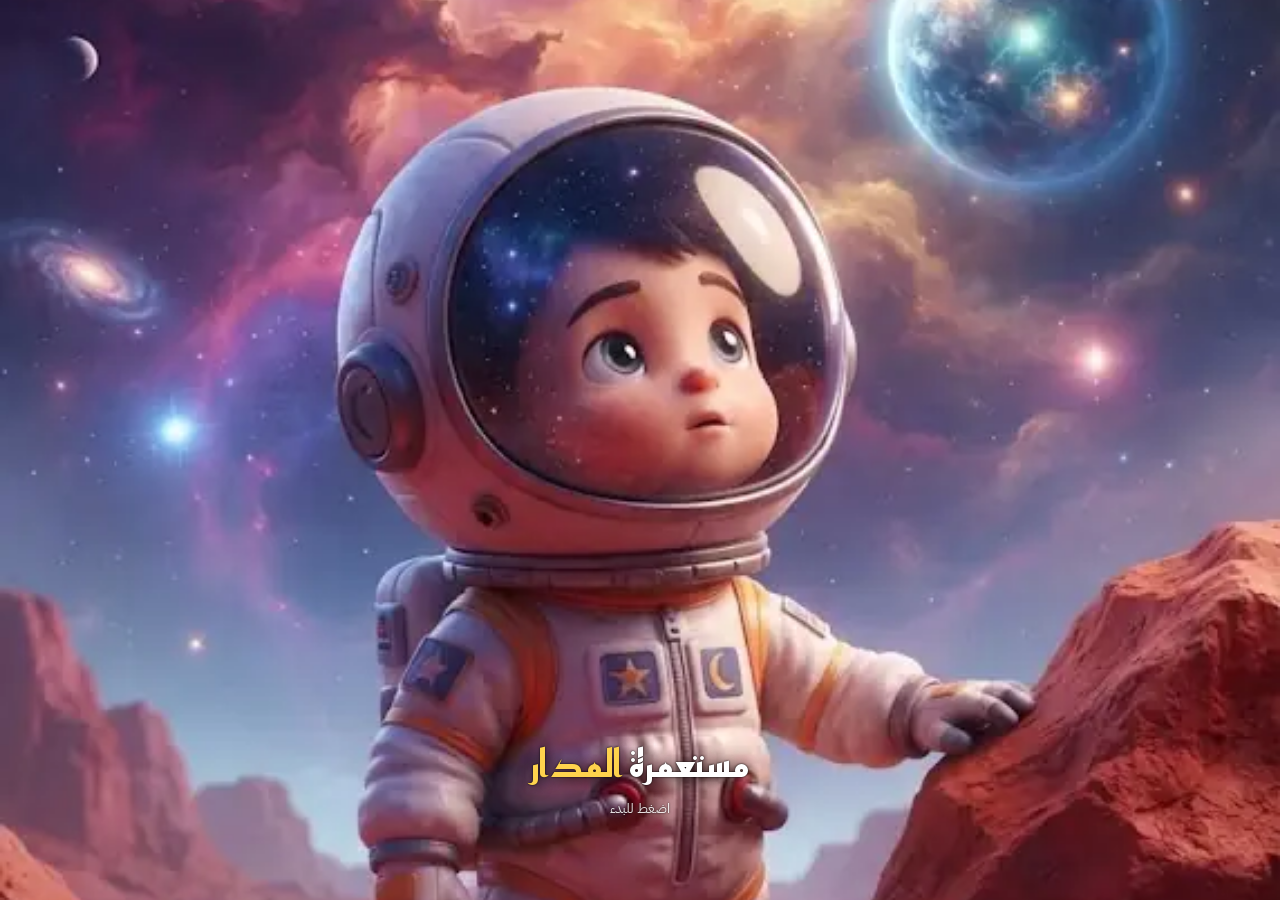
<file: index.html>
<!doctype html>
<html lang="ar" dir="rtl"><head><meta charset="utf-8"><meta name="viewport" content="width=device-width,initial-scale=1">
<meta http-equiv="refresh" content="0;url=game/"><title>مستعمرة المدار</title>
<script>location.replace("game/"+location.hash)</script></head>
<body style="background:#0b1618;color:#e8f1ee;font-family:system-ui;text-align:center;padding-top:40vh"><a href="game/" style="color:#f2b84b">افتح مستعمرة المدار</a></body></html>
</file>
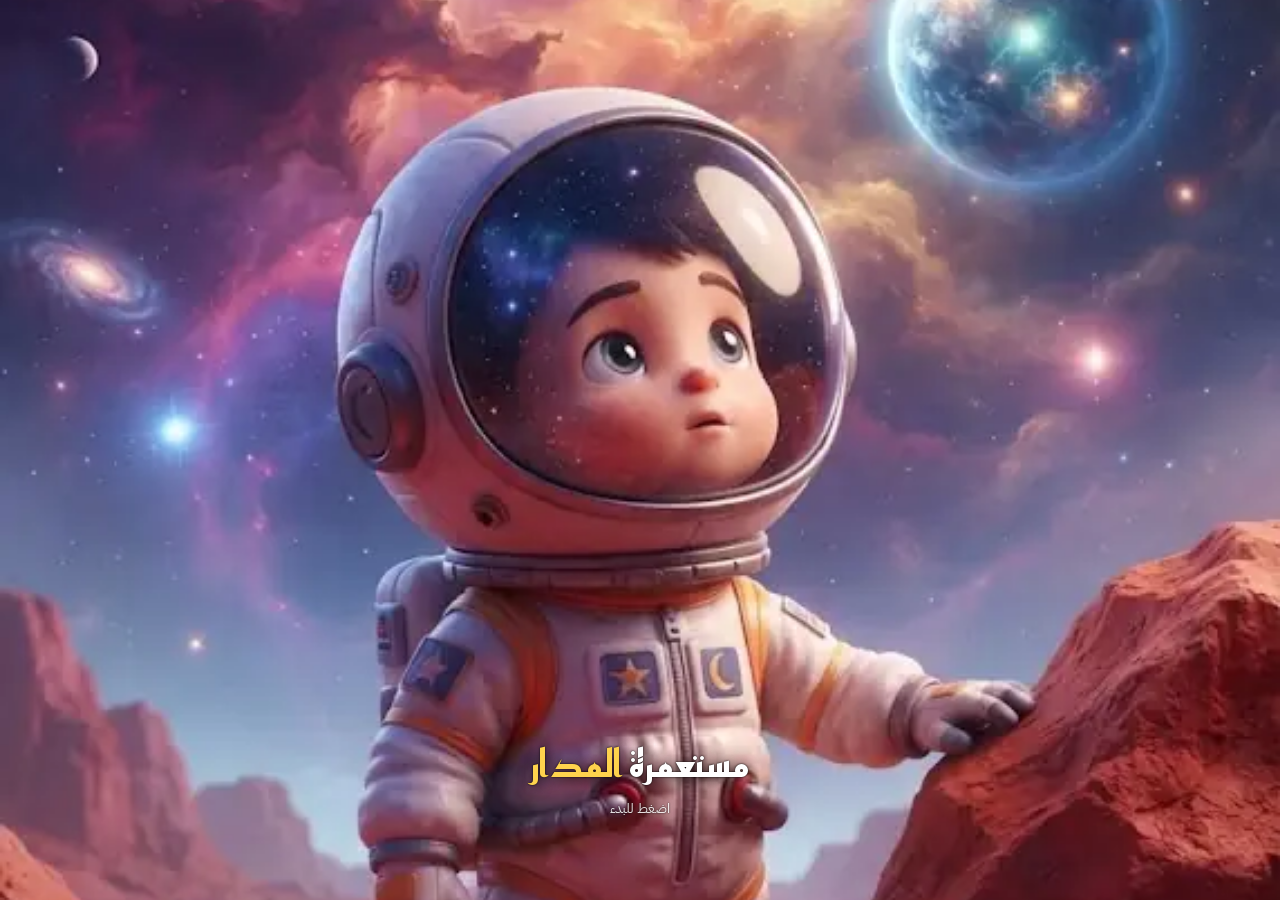
<file: game/index.html>
<!doctype html>
<html lang="ar" dir="rtl">
<head>
<meta charset="utf-8">
<meta name="viewport" content="width=device-width,initial-scale=1,viewport-fit=cover">
<meta name="theme-color" content="#070b16">
<meta name="mobile-web-app-capable" content="yes">
<meta name="apple-mobile-web-app-capable" content="yes">
<meta name="apple-mobile-web-app-status-bar-style" content="black-translucent">
<meta name="apple-mobile-web-app-title" content="مستعمرة المدار">
<link rel="icon" href="../icon-192.png">
<link rel="apple-touch-icon" href="../icon-192.png">
<link rel="manifest" href="manifest.json">
<script>if('serviceWorker' in navigator)addEventListener('load',()=>navigator.serviceWorker.register('sw.js').catch(()=>{}));</script>
<title>مستعمرة المدار</title>
<link rel="preload" href="fonts/ibm-plex-sans-arabic-arabic-400.woff2" as="font" type="font/woff2" crossorigin>
<link rel="preload" href="fonts/reem-kufi-arabic-700.woff2" as="font" type="font/woff2" crossorigin>
<link rel="stylesheet" href="style.css?v=399b08e8">
</head>
<body style="padding-top:env(safe-area-inset-top,0px)">


<div class="wrap" dir="rtl" lang="ar">
  <section id="hub" class="inner">
    <div class="hubhead">
      <h1>مستعمرة <span>المدار</span></h1>
      <div class="pill" title="مجموع نجومك"><svg viewBox="0 0 100 100"><path d="M50 6c5 28 16 39 44 44-28 5-39 16-44 44-5-28-16-39-44-44 28-5 39-16 44-44z"/></svg><span id="totalStars">0</span></div>
      <button class="tog" id="sndBtn" type="button" aria-label="الأصوات">🔊</button>
      <button class="tog" id="langBtn" type="button" aria-label="English">EN</button>
      <button class="tog" id="musBtn" type="button" aria-label="الموسيقى">🎵</button>
      <button class="tog" id="vibBtn" type="button" aria-label="الاهتزاز">📳</button>
      <button class="tog" id="saveBtn" type="button" aria-label="حفظ التقدّم ونقله">💾</button>
    </div>
    <div class="rank" id="rank"></div>
    <div class="panel" id="pDaily" role="tabpanel" aria-labelledby="tDaily">
      <div class="daily" id="daily"></div>
      <div class="missions" id="missions"></div>
    </div>
    <div class="panel" id="pColony" role="tabpanel" aria-labelledby="tColony">
      <div id="colony"></div>
    </div>
    <div class="panel" id="pBadges" role="tabpanel" aria-labelledby="tBadges">
      <div class="achhead"><b>أوسمتك</b><span id="achCount"></span></div>
      <div class="achbar"><i id="achBar"></i></div>
      <div class="badges" id="badges"></div>
    </div>
  </section>

  <section id="play" class="inner" hidden>
    <div class="topbar">
      <button class="icon" id="back" type="button" aria-label="رجوع إلى المستعمرة"><svg viewBox="0 0 24 24" fill="none" stroke="currentColor" stroke-width="2" stroke-linecap="round" stroke-linejoin="round"><path d="M9 6l6 6-6 6"/></svg></button>
      <h2 id="gTitle">لعبة</h2>
      <span class="tag" id="dailyTag" hidden>تحدي اليوم</span>
      <button class="icon" id="pauseBtn" type="button" aria-label="إيقاف مؤقت"><svg viewBox="0 0 24 24" fill="currentColor"><rect x="6" y="5" width="4" height="14" rx="1.2"/><rect x="14" y="5" width="4" height="14" rx="1.2"/></svg></button>
      <button class="icon" id="helpBtn" type="button" aria-label="طريقة اللعب">?</button>
      <button class="icon" id="lvlBtn" type="button" aria-label="اختيار المستوى"><svg viewBox="0 0 24 24" fill="none" stroke="currentColor" stroke-width="2" stroke-linecap="round" stroke-linejoin="round"><rect x="4" y="4" width="6" height="6" rx="1"/><rect x="14" y="4" width="6" height="6" rx="1"/><rect x="4" y="14" width="6" height="6" rx="1"/><rect x="14" y="14" width="6" height="6" rx="1"/></svg></button>
    </div>
    <div class="stats" id="stats"></div>
    <div class="stage" id="stage"></div>
    <div class="controls" id="ctrl"></div>
    <p class="help" id="help"></p>
  </section>
</div>
<nav class="tabbar" id="tabbar" dir="rtl" lang="ar" role="tablist" aria-label="أقسام المستعمرة">
  <div class="tb">
    <button type="button" role="tab" id="tColony" data-tab="pColony" aria-controls="pColony">
      <svg viewBox="0 0 24 24" fill="none" stroke="currentColor" stroke-width="2" stroke-linecap="round" stroke-linejoin="round"><path d="M3 20h18"/><path d="M5 20v-5a7 7 0 0 1 14 0v5"/><path d="M12 8V4M10 4h4"/><path d="M9.5 20v-3h5v3"/></svg>
      <span>المستعمرة</span>
    </button>
    <button type="button" role="tab" id="tDaily" data-tab="pDaily" aria-controls="pDaily">
      <svg viewBox="0 0 24 24" fill="none" stroke="currentColor" stroke-width="2" stroke-linecap="round" stroke-linejoin="round"><path d="M12 3l7 3v6c0 4.5-3 7.5-7 9-4-1.5-7-4.5-7-9V6z"/><path d="M9 12l2 2 4-4"/></svg>
      <span>المعارك</span><i class="dot" id="dailyDot" hidden></i>
    </button>
    <button type="button" role="tab" id="tBadges" data-tab="pBadges" aria-controls="pBadges">
      <svg viewBox="0 0 24 24" fill="none" stroke="currentColor" stroke-width="2" stroke-linecap="round" stroke-linejoin="round"><circle cx="12" cy="9" r="6"/><path d="M8.5 13.9L7 22l5-3 5 3-1.5-8.1"/></svg>
      <span>الأوسمة</span>
    </button>
  </div>
</nav>
<div class="toast" id="toast" hidden></div>

<script src="js/i18n-en.js"></script>
<script src="js/i18n.js?v=4227459c"></script>
<script src="js/sfxdata.js?v=c5edc868"></script>
<script src="js/artdata.js?v=a7aa4088"></script>
<script src="js/artdata2.js?v=7f994ebc"></script>
<script src="js/artdata3.js?v=9d7c7eed"></script>
<script src="js/artdata4.js?v=96f14cef"></script>
<script src="js/artdata5.js?v=c27bc586"></script>
<script src="js/artdata6.js?v=4f88d5d4"></script>
<script src="js/core.js?v=15528bd3"></script>
<script src="js/balance.js?v=4d0d1558"></script>
<script src="js/three.min.js?v=572d9b10"></script>
<script src="js/astro3d.js?v=28aabc30"></script>
<script src="js/survive.js?v=198baa36"></script>
<script src="js/ship3d.js?v=26689c2f"></script>
<script src="js/pilot.js?v=e8bee681"></script>
<script src="js/colony.js?v=8370572f"></script>
<script src="js/colony2.js?v=77430dc7"></script>
<script src="js/colony3.js?v=92ec6440"></script>
<script src="js/colony4.js?v=edcb6e62"></script>
<script src="js/anim.js?v=5607a97d"></script>
<script src="js/terra.js?v=73baea1b"></script>
<script src="js/survival.js?v=516af3cf"></script>
<script src="js/meta.js?v=e3479dc3"></script>
<script src="js/explore.js?v=c0dcd83e"></script>
<script src="js/interior2.js?v=a5f58eb1"></script>
<script src="js/layout.js?v=774c0197"></script>
<script src="js/prestige.js?v=19875637"></script>
<script src="js/worldmap.js?v=cda90bfd"></script>
<script src="js/panorama.js?v=e38d8345"></script>
<script src="js/sfx.js?v=45a9003b"></script>
<script src="js/hub.js?v=1bbd0fd3"></script>
<script src="js/farmgame.js?v=62e04f32"></script>
<script src="js/world.js?v=fe480987"></script>
<script src="js/devices.js?v=2402be45"></script>
<script src="js/build.js?v=5d3ab826"></script>
<script src="js/wext.js?v=d5228c01"></script>

</body>
</html>
</file>
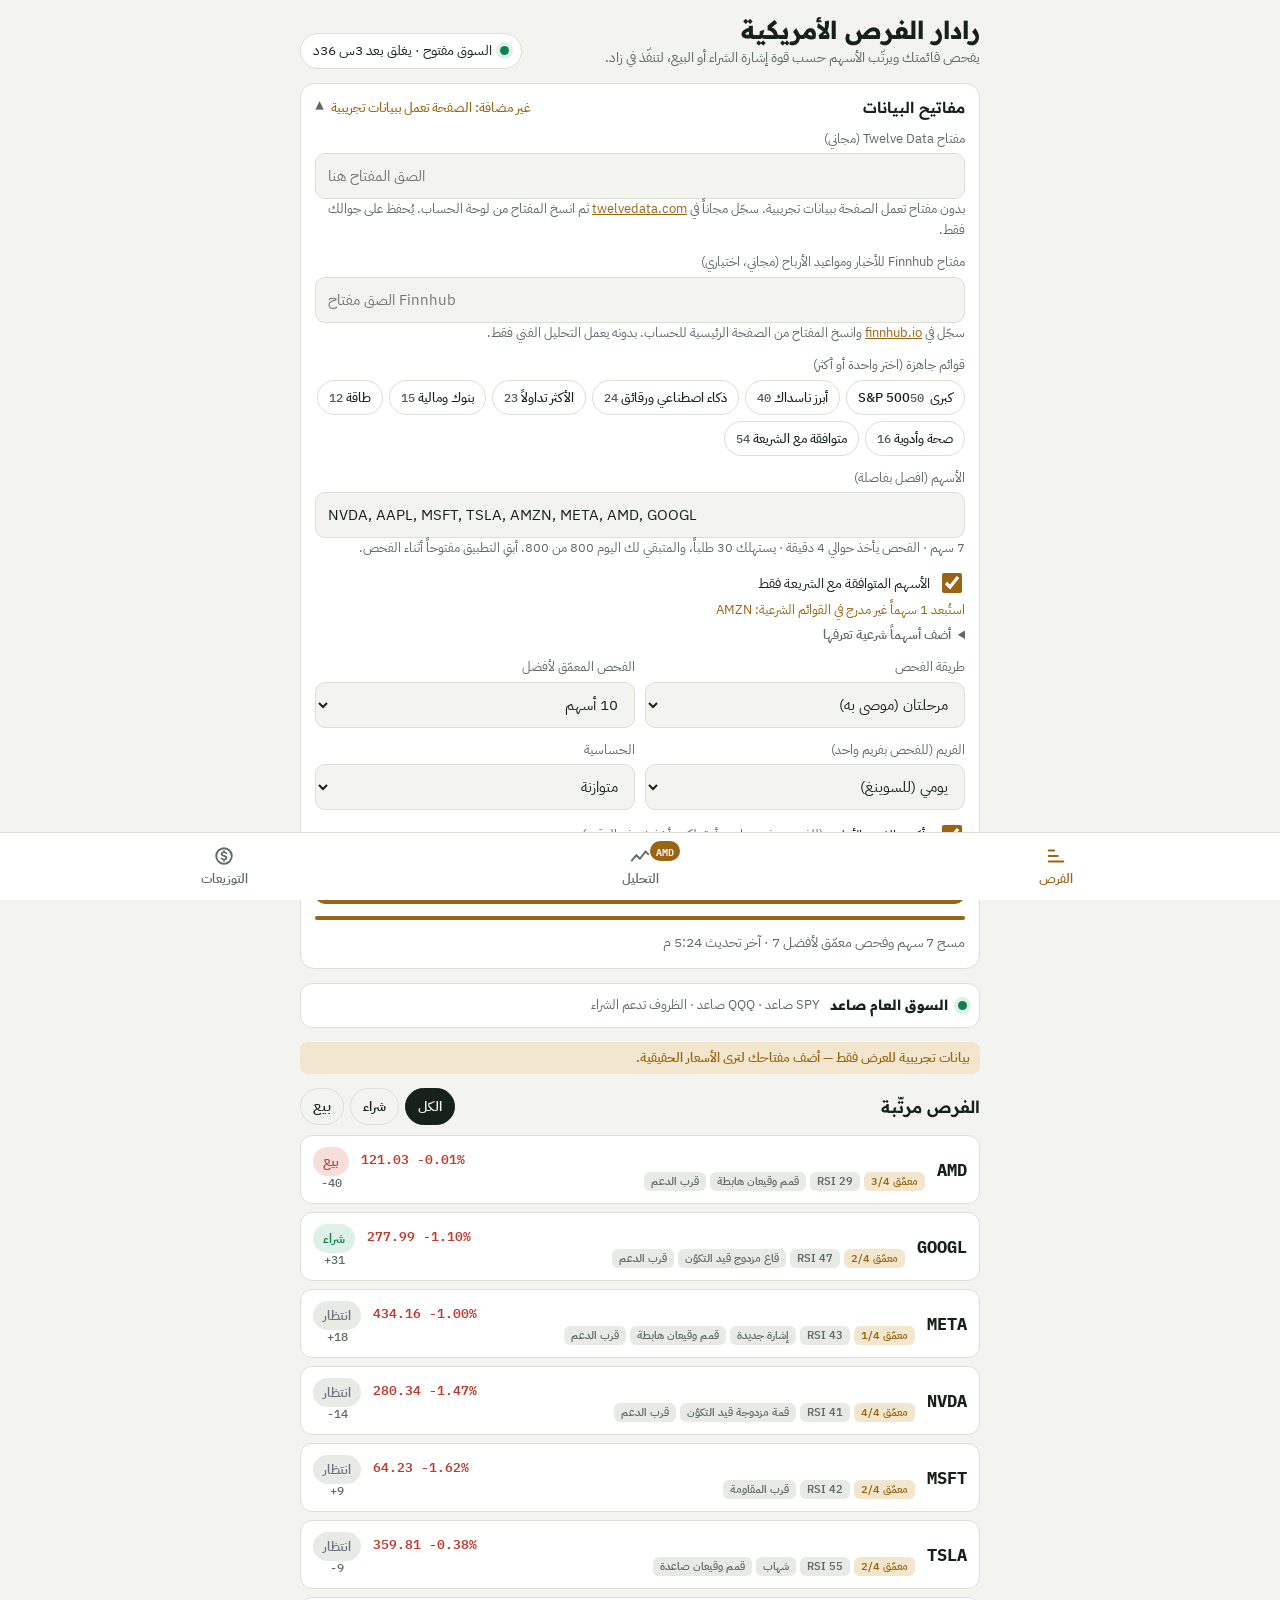
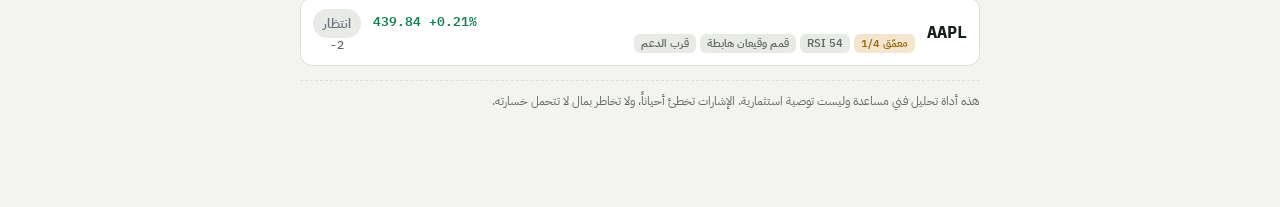
<file: radar/index.html>
<!doctype html>
<html lang="ar" dir="rtl">
<head>
<meta charset="utf-8">
<meta name="viewport" content="width=device-width,initial-scale=1,viewport-fit=cover">
<title>رادار الفرص الأمريكية</title>
<link rel="manifest" href="manifest.json">
<meta name="theme-color" content="#0F1512">
<link rel="icon" href="icon-192.png">
<link rel="apple-touch-icon" href="icon-192.png">
<link rel="preconnect" href="https://fonts.googleapis.com">
<link rel="stylesheet" href="https://fonts.googleapis.com/css2?family=Readex+Pro:wght@500;700&family=IBM+Plex+Sans+Arabic:wght@400;500;600&family=IBM+Plex+Mono:wght@500&display=swap">
<style>
/* Layout: one column for the phone — two pages (opportunities, analysis) with a bottom tab bar */
:root{
  --bg:#F3F4EF; --surface:#FFFFFF; --line:#DCDFD6; --ink:#17211C; --muted:#5E6A63;
  --accent:#9A6512; --accent-soft:#F3E6CF;
  --buy:#13804F; --buy-soft:#DDF1E6; --sell:#C0392B; --sell-soft:#F7DEDA; --wait:#6B7280; --wait-soft:#E8EAE6;
  --f-display:"Readex Pro","IBM Plex Sans Arabic",Tahoma,sans-serif;
  --f-body:"IBM Plex Sans Arabic",Tahoma,"Segoe UI",sans-serif;
  --f-num:"IBM Plex Mono",ui-monospace,Menlo,monospace;
  color-scheme:light;
}
@media (prefers-color-scheme:dark){:root:not([data-theme="light"]){
  --bg:#0F1512; --surface:#18201C; --line:#2A3530; --ink:#E7ECE8; --muted:#97A39C;
  --accent:#E0A54A; --accent-soft:#3A2D17;
  --buy:#3DC98A; --buy-soft:#123326; --sell:#F0705F; --sell-soft:#3A1D19; --wait:#A2AAA5; --wait-soft:#26302B;
  color-scheme:dark}}
:root[data-theme="dark"]{
  --bg:#0F1512; --surface:#18201C; --line:#2A3530; --ink:#E7ECE8; --muted:#97A39C;
  --accent:#E0A54A; --accent-soft:#3A2D17;
  --buy:#3DC98A; --buy-soft:#123326; --sell:#F0705F; --sell-soft:#3A1D19; --wait:#A2AAA5; --wait-soft:#26302B;
  color-scheme:dark}
*{box-sizing:border-box}
[hidden]{display:none!important}
html,body{margin:0}
body{background:var(--bg);color:var(--ink);font:15px/1.6 var(--f-body);
  padding-left:max(16px,env(safe-area-inset-left,0px));padding-right:max(16px,env(safe-area-inset-right,0px));
  padding-block:calc(env(safe-area-inset-top,0px) + 14px) calc(env(safe-area-inset-bottom,0px) + 96px)}
.wrap{max-width:680px;margin:0 auto;display:flex;flex-direction:column;gap:14px}
.num,.ltr{font-family:var(--f-num);direction:ltr;unicode-bidi:isolate;font-variant-numeric:tabular-nums}
h1{font:700 1.55rem/1.25 var(--f-display);margin:0;text-wrap:balance}
h2{font:600 1.05rem/1.3 var(--f-display);margin:0}
header{display:flex;justify-content:space-between;align-items:flex-end;gap:12px;flex-wrap:wrap}
header p{margin:2px 0 0;color:var(--muted);font-size:.85rem}
.clock{display:flex;align-items:center;gap:8px;font-size:.85rem;background:var(--surface);border:1px solid var(--line);border-radius:999px;padding:6px 12px}
.dot{width:9px;height:9px;border-radius:50%;background:var(--wait)}
.dot.open{background:var(--buy);box-shadow:0 0 0 4px var(--buy-soft)}
.panel{background:var(--surface);border:1px solid var(--line);border-radius:14px;padding:14px;display:flex;flex-direction:column;gap:12px}
label{font-size:.8rem;color:var(--muted);display:block;margin-bottom:4px}
input,select{width:100%;font:inherit;color:var(--ink);background:var(--bg);border:1px solid var(--line);border-radius:10px;padding:10px 12px}
input:focus-visible,select:focus-visible,button:focus-visible{outline:2px solid var(--accent);outline-offset:2px}
.row{display:grid;grid-template-columns:1fr 1fr;gap:10px}
.row > *{min-width:0}
button{font:600 .95rem var(--f-body);border:0;border-radius:10px;padding:11px 14px;cursor:pointer;color:var(--ink);background:var(--wait-soft)}
button.primary{background:var(--accent);color:#fff}
:root[data-theme="dark"] button.primary{color:#1A1208}
@media (prefers-color-scheme:dark){:root:not([data-theme="light"]) button.primary{color:#1A1208}}
button:disabled{opacity:.55;cursor:default}
.actions{display:flex;gap:8px;flex-wrap:wrap}
.actions button{flex:1 1 auto}
.note{font-size:.8rem;color:var(--muted);margin:0}
.note a{color:var(--accent)}
.status{font-size:.85rem;color:var(--muted);min-height:1.4em}
.bar{height:4px;border-radius:4px;background:var(--wait-soft);overflow:hidden}
.bar i{display:block;height:100%;width:0;background:var(--accent);transition:width .3s}
.demo-flag{background:var(--accent-soft);color:var(--accent);font-size:.8rem;font-weight:600;padding:6px 10px;border-radius:8px}
.tabs{display:flex;gap:6px;flex-wrap:wrap}
.tabs button{padding:7px 12px;font-size:.85rem;border-radius:999px;background:transparent;border:1px solid var(--line)}
.tabs button[aria-pressed="true"]{background:var(--ink);color:var(--bg);border-color:var(--ink)}
.list{display:flex;flex-direction:column;gap:8px}
.item{display:grid;grid-template-columns:auto 1fr auto;align-items:center;gap:12px;background:var(--surface);border:1px solid var(--line);border-radius:12px;padding:12px;cursor:pointer;text-align:start;width:100%}
.item:hover{border-color:var(--accent)}
.sym{font:700 1.05rem var(--f-num);direction:ltr}
.meta{min-width:0;display:flex;flex-direction:column;gap:2px;font-size:.8rem;color:var(--muted)}
.meta b{color:var(--ink);font-weight:600}
.pill{font-size:.8rem;font-weight:600;padding:5px 10px;border-radius:999px;white-space:nowrap}
.p-buy{background:var(--buy-soft);color:var(--buy)}
.p-sell{background:var(--sell-soft);color:var(--sell)}
.p-wait{background:var(--wait-soft);color:var(--wait)}
.score{display:block;text-align:center;font:500 .75rem var(--f-num);margin-top:3px;color:var(--muted)}
.chips{display:flex;gap:4px;flex-wrap:wrap}
.chip{font-size:.7rem;padding:1px 7px;border-radius:6px;background:var(--wait-soft);color:var(--muted)}
.empty{color:var(--muted);text-align:center;padding:22px 8px;font-size:.9rem}
/* detail */
.detail-head{display:flex;justify-content:space-between;align-items:flex-start;gap:10px;flex-wrap:wrap}
.price{font:700 1.5rem var(--f-num);direction:ltr}
.levels{display:grid;grid-template-columns:repeat(3,1fr);gap:8px}
.lv{background:var(--bg);border-radius:10px;padding:8px 10px;min-width:0}
.lv span{display:block;font-size:.72rem;color:var(--muted)}
.lv b{font:600 1rem var(--f-num);direction:ltr;display:block}
.reasons{margin:0;padding-inline-start:18px;font-size:.88rem;display:flex;flex-direction:column;gap:3px}
.warn{font-size:.78rem;color:var(--muted);border-top:1px dashed var(--line);padding-top:10px;margin:0}
details summary{cursor:pointer;font-weight:600;font-size:.9rem}
.sec{display:flex;flex-direction:column;gap:8px;border-top:1px solid var(--line);padding-top:12px}
.pats{display:flex;gap:6px;flex-wrap:wrap}
.pat{font-size:.82rem;font-weight:600;padding:5px 10px;border-radius:8px}
.news{list-style:none;margin:0;padding:0;display:flex;flex-direction:column;gap:8px}
.news li{display:grid;grid-template-columns:8px 1fr;gap:10px;align-items:start}
.news li > div{min-width:0}
.news i{width:8px;height:8px;border-radius:50%;margin-top:7px;background:var(--wait)}
.news a{color:var(--ink);text-decoration:none;font-size:.88rem;line-height:1.45;direction:ltr;text-align:left;display:block;overflow-wrap:anywhere}
.news a:hover{text-decoration:underline}
.news a.ar{direction:rtl;text-align:right;font-size:.92rem}
.news small.en{color:var(--muted);font-size:.72rem;direction:ltr;text-align:left;overflow-wrap:anywhere}
.news small{color:var(--muted);font-size:.72rem;display:block;direction:ltr;text-align:left}
.alert{background:var(--accent-soft);color:var(--accent);font-size:.82rem;font-weight:600;padding:8px 10px;border-radius:8px}
.page{display:flex;flex-direction:column;gap:14px}
.keys summary{cursor:pointer;display:flex;justify-content:space-between;align-items:center;gap:8px;flex-wrap:wrap;font:600 .95rem var(--f-display);list-style:none}
.keys summary::-webkit-details-marker{display:none}
.keys summary::after{content:'▾';color:var(--muted);transition:transform .2s}
.keys[open] summary::after{transform:rotate(180deg)}
.keys summary .note{font:500 .8rem var(--f-body);flex:1;text-align:end}
.keys-body{display:flex;flex-direction:column;gap:12px;margin-top:12px}
.halal-box{display:flex;flex-direction:column;gap:4px}
.halal-box details summary{cursor:pointer}
.presets{display:flex;gap:6px;flex-wrap:wrap}
.presets button{padding:7px 11px;font-size:.82rem;border-radius:999px;background:transparent;border:1px solid var(--line);font-weight:500}
.presets button[aria-pressed="true"]{background:var(--accent-soft);border-color:var(--accent);color:var(--accent);font-weight:600}
.presets button small{font:500 .72rem var(--f-num);opacity:.75;margin-inline-start:3px}
.tfs{display:grid;grid-template-columns:repeat(4,1fr);gap:6px}
.tf{background:var(--bg);border-radius:10px;padding:8px 6px;text-align:center;min-width:0}
.tf span{display:block;font-size:.72rem;color:var(--muted)}
.tf b{display:block;font-size:.85rem}
.tag-deep{background:var(--accent-soft);color:var(--accent)}
.harm{display:flex;flex-direction:column;gap:8px;background:var(--bg);border-radius:12px;padding:10px}
.harm-h{display:flex;align-items:center;justify-content:space-between;gap:8px;flex-wrap:wrap}
.harm-h b{font:600 .95rem var(--f-display)}
.harm-pts{display:grid;grid-template-columns:repeat(5,minmax(0,1fr));gap:4px;direction:ltr}
.harm-pts div{text-align:center;background:var(--surface);border-radius:8px;padding:4px 2px;min-width:0}
.harm-pts span{display:block;font:700 .72rem var(--f-num);color:var(--accent)}
.harm-pts b{display:block;font:500 .78rem var(--f-num);overflow:hidden;text-overflow:ellipsis}
.harm .lv{background:var(--surface)}
.harm-svg{display:block;width:100%;height:auto;background:var(--surface);border-radius:8px;direction:ltr}
.harm-svg text{font:500 9px var(--f-num)}
.check{display:flex;align-items:center;gap:8px;font-size:.9rem;color:var(--ink);margin:0;flex-wrap:wrap}
.check input{width:20px;height:20px;accent-color:var(--accent)}
.check .note{display:inline}
.mkt{display:flex;align-items:center;gap:10px;flex-wrap:wrap;background:var(--surface);border:1px solid var(--line);border-radius:12px;padding:10px 12px;font-size:.88rem}
.mkt b{font-family:var(--f-display)}
.bt{display:grid;grid-template-columns:1fr 1fr;gap:8px}
.bt > div{background:var(--bg);border-radius:10px;padding:10px;min-width:0}
.bt h3{margin:0 0 4px;font:600 .85rem var(--f-display)}
.bt .rate{font:700 1.3rem var(--f-num);direction:ltr;display:block;text-align:right}
.bt small{color:var(--muted);font-size:.75rem;display:block}
.picker{display:grid;grid-template-columns:auto 1fr auto;gap:8px}
.picker select{font:600 1rem var(--f-num);direction:ltr;text-align:center}
.picker button{min-width:46px;font-size:1.1rem}
.div-go{display:flex;align-items:flex-end}
.div-go button{width:100%}
.dv{display:grid;grid-template-columns:minmax(0,1fr) auto auto;align-items:center;gap:12px;background:var(--surface);border:1px solid var(--line);border-radius:12px;padding:12px;text-align:start;width:100%}
button.dv{cursor:pointer}
button.dv:hover{border-color:var(--accent)}
.dv .who{min-width:0;display:flex;flex-direction:column;gap:1px}
.dv .who small{color:var(--muted);font-size:.75rem;white-space:nowrap;overflow:hidden;text-overflow:ellipsis;direction:ltr;text-align:right}
.dv .yld{text-align:center}
.dv .yld b{display:block;font:700 1.15rem var(--f-num);color:var(--buy);direction:ltr}
.dv .yld small,.dv .when small{display:block;color:var(--muted);font-size:.72rem}
.dv .when{text-align:center;min-width:5.5rem}
.dv .when b{display:block;font:600 .88rem var(--f-body);font-variant-numeric:tabular-nums;white-space:nowrap}
.tag{display:inline-block;font-size:.68rem;font-weight:600;padding:0 6px;border-radius:6px;margin-top:2px}
.tag.ok{background:var(--buy-soft);color:var(--buy)}
.tag.est{background:var(--wait-soft);color:var(--muted)}
.tag.soon{background:var(--accent-soft);color:var(--accent)}
.tabbar{position:fixed;inset:auto 0 0;z-index:20;display:grid;grid-template-columns:1fr 1fr 1fr;background:var(--surface);border-top:1px solid var(--line);
  padding:6px max(16px,env(safe-area-inset-right,0px)) calc(6px + env(safe-area-inset-bottom,0px)) max(16px,env(safe-area-inset-left,0px))}
.tabbar button{background:transparent;display:flex;flex-direction:column;align-items:center;gap:2px;font-size:.8rem;color:var(--muted);padding:6px;position:relative}
.tabbar svg{width:22px;height:22px}
.tabbar button[aria-current="page"]{color:var(--accent)}
.badge{position:absolute;top:2px;inset-inline-start:calc(50% + 10px);font:600 .65rem var(--f-num);background:var(--accent);color:var(--surface);border-radius:999px;padding:1px 6px;direction:ltr}
@media (max-width:420px){.levels{grid-template-columns:1fr 1fr 1fr}.lv b{font-size:.9rem}}
@media (prefers-reduced-motion:reduce){*{transition:none!important}}
</style>
</head>
<body>
<div class="wrap">
  <header>
    <div>
      <h1>رادار الفرص الأمريكية</h1>
      <p>يفحص قائمتك ويرتّب الأسهم حسب قوة إشارة الشراء أو البيع، لتنفّذ في زاد.</p>
    </div>
    <div class="clock" id="clock"><span class="dot" id="mDot"></span><span id="mText">…</span></div>
  </header>

  <main id="pg-scan" class="page">
  <section class="panel" aria-label="الإعدادات">
    <details class="keys" id="keysBox">
    <summary><span>مفاتيح البيانات</span><span class="note" id="keysSum"></span></summary>
    <div class="keys-body">
    <div>
      <label for="key">مفتاح Twelve Data (مجاني)</label>
      <input id="key" type="password" autocomplete="off" placeholder="الصق المفتاح هنا" dir="ltr">
      <p class="note">بدون مفتاح تعمل الصفحة ببيانات تجريبية. سجّل مجاناً في <a href="https://twelvedata.com/register" target="_blank" rel="noopener">twelvedata.com</a> ثم انسخ المفتاح من لوحة الحساب. يُحفظ على جوالك فقط.</p>
      <p class="note" id="keyOk" role="status"></p>
    </div>
    <div>
      <label for="nkey">مفتاح Finnhub للأخبار ومواعيد الأرباح (مجاني، اختياري)</label>
      <input id="nkey" type="password" autocomplete="off" placeholder="الصق مفتاح Finnhub" dir="ltr">
      <p class="note">سجّل في <a href="https://finnhub.io/register" target="_blank" rel="noopener">finnhub.io</a> وانسخ المفتاح من الصفحة الرئيسية للحساب. بدونه يعمل التحليل الفني فقط.</p>
      <p class="note" id="nkeyOk" role="status"></p>
    </div>
    </div>
    </details>
    <div>
      <label>قوائم جاهزة (اختر واحدة أو أكثر)</label>
      <div class="presets" id="presets"></div>
    </div>
    <div>
      <label for="syms">الأسهم (افصل بفاصلة)</label>
      <input id="syms" dir="ltr" value="NVDA, AAPL, MSFT, TSLA, AMZN, META, AMD, GOOGL">
      <p class="note" id="plan"></p>
    </div>
    <div class="halal-box">
      <label class="check" for="halal"><input type="checkbox" id="halal" checked> الأسهم المتوافقة مع الشريعة فقط</label>
      <p class="note" id="halalNote"></p>
      <details>
        <summary class="note">أضف أسهماً شرعية تعرفها</summary>
        <input id="halalExtra" dir="ltr" placeholder="مثال: ODFL, FAST" aria-label="أسهم شرعية إضافية" style="margin-top:6px">
        <p class="note">القائمة المدمجة تضم أكبر الأسهم في صندوقين شرعيين فقط. إن تحققت من سهم آخر (من زاد أو من جهة فتوى) فأضفه هنا ليدخل الفحص.</p>
      </details>
    </div>
    <div class="row">
      <div><label for="mode">طريقة الفحص</label>
        <select id="mode">
          <option value="two">مرحلتان (موصى به)</option>
          <option value="single">فريم واحد</option>
        </select></div>
      <div><label for="deepN">الفحص المعمّق لأفضل</label>
        <select id="deepN">
          <option value="5">5 أسهم</option>
          <option value="10" selected>10 أسهم</option>
          <option value="15">15 سهماً</option>
        </select></div>
    </div>
    <div class="row">
      <div><label for="intv">الفريم (للفحص بفريم واحد)</label>
        <select id="intv">
          <option value="1day">يومي (للسوينغ)</option>
          <option value="4h">4 ساعات</option>
          <option value="1h">ساعة</option>
          <option value="1week">أسبوعي</option>
        </select></div>
      <div><label for="style">الحساسية</label>
        <select id="style">
          <option value="normal">متوازنة</option>
          <option value="strict">صارمة (إشارات أقل وأقوى)</option>
          <option value="loose">مرنة (إشارات أكثر)</option>
        </select></div>
    </div>
    <label class="check" for="mtf"><input type="checkbox" id="mtf" checked> تأكيد بالفريم الأعلى <span class="note">(للفحص بفريم واحد؛ أدق لكن يأخذ ضعف الوقت)</span></label>
    <div class="actions">
      <button class="primary" id="scan">افحص الفرص</button>
      <button id="stop" hidden>إيقاف</button>
    </div>
    <div class="bar"><i id="prog"></i></div>
    <div class="status" id="status" role="status"></div>
  </section>

  <div class="mkt" id="mkt" hidden></div>
  <div class="demo-flag" id="demoFlag" hidden>بيانات تجريبية للعرض فقط — أضف مفتاحك لترى الأسعار الحقيقية.</div>

  <section aria-label="النتائج" style="display:flex;flex-direction:column;gap:10px">
    <div style="display:flex;justify-content:space-between;align-items:center;gap:8px;flex-wrap:wrap">
      <h2>الفرص مرتّبة</h2>
      <div class="tabs" role="group" aria-label="تصفية">
        <button data-f="all" aria-pressed="true">الكل</button>
        <button data-f="buy" aria-pressed="false">شراء</button>
        <button data-f="sell" aria-pressed="false">بيع</button>
      </div>
    </div>
    <div class="list" id="list"><div class="empty">اضغط «افحص الفرص» لبدء الفحص.</div></div>
  </section>
  </main>

  <main id="pg-detail" class="page" hidden>
  <div class="picker">
    <button type="button" id="prevSym" aria-label="السهم السابق">→</button>
    <select id="pick" aria-label="اختر السهم"></select>
    <button type="button" id="nextSym" aria-label="السهم التالي">←</button>
  </div>
  <div class="empty panel" id="noSel">لم تختر سهماً بعد. افحص الفرص في الصفحة الأولى ثم اضغط على أي سهم لترى تحليله هنا.</div>
  <section class="panel" id="detail" hidden aria-live="polite">
    <div class="detail-head">
      <div>
        <div class="sym" id="dSym"></div>
        <div class="price" id="dPrice"></div>
        <div class="note" id="dTime"></div>
      </div>
      <div style="text-align:center"><span class="pill" id="dPill"></span><span class="score" id="dScore"></span></div>
    </div>
    <div class="levels">
      <div class="lv"><span>دخول مقترح</span><b id="lEntry"></b></div>
      <div class="lv"><span>وقف خسارة</span><b id="lStop" style="color:var(--sell)"></b></div>
      <div class="lv"><span>هدف</span><b id="lTarget" style="color:var(--buy)"></b></div>
    </div>
    <div class="sec" id="tfSec" hidden>
      <h2>الفريمات</h2>
      <div class="tfs" id="dTfs"></div>
      <p class="note" id="tfNote"></p>
    </div>
    <div>
      <h2 style="margin-bottom:6px">لماذا هذه الإشارة؟</h2>
      <ul class="reasons" id="dReasons"></ul>
    </div>
    <div class="sec">
      <h2>حجم الصفقة</h2>
      <div class="row">
        <div><label for="cap">رأس المال ($)</label><input id="cap" type="number" inputmode="decimal" min="0" step="100" value="5000" dir="ltr"></div>
        <div><label for="risk">المخاطرة لكل صفقة (%)</label><input id="risk" type="number" inputmode="decimal" min="0.1" max="10" step="0.1" value="1" dir="ltr"></div>
      </div>
      <div class="levels">
        <div class="lv"><span>عدد الأسهم</span><b id="pQty"></b></div>
        <div class="lv"><span>قيمة الصفقة</span><b id="pVal"></b></div>
        <div class="lv"><span>خسارة عند الوقف</span><b id="pLoss" style="color:var(--sell)"></b></div>
      </div>
      <p class="note" id="pNote"></p>
    </div>
    <div class="sec">
      <h2>سجل إشارات هذا السهم</h2>
      <div class="bt" id="dBt"></div>
      <p class="note">تُختبر كل إشارة سابقة بنفس الوقف والهدف خلال 20 شمعة. الهدف ضعف مسافة الوقف، لذلك نسبة نجاح فوق 34% تعني ربحاً على المدى الطويل.</p>
    </div>
    <div class="sec">
      <h2>الأشكال الفنية</h2>
      <div class="pats" id="dPats"></div>
      <p class="note" id="dSR"></p>
      <div class="harm" id="dHarm" hidden></div>
    </div>
    <div class="sec">
      <h2>الأخبار (آخر 7 أيام)</h2>
      <div class="alert" id="dEarn" hidden></div>
      <p class="note" id="dNewsSum"></p>
      <ul class="news" id="dNews"></ul>
    </div>
    <p class="warn">الوقف = السعر − 1.5×ATR، والهدف = السعر + 3×ATR (عكسها في إشارة البيع). تأكد من السعر في زاد قبل وضع الأمر، واستخدم أمراً محدداً (Limit).</p>
  </section>

  <details class="panel">
    <summary>كيف تُحسب الإشارة؟</summary>
    <p class="note">لكل سهم تُجمع نقاط من −100 إلى +100: السعر فوق/تحت متوسط 50، تقاطع متوسط 20 مع 50، اتجاه MACD، مستوى RSI (تحت 30 تشبّع بيعي، فوق 70 تشبّع شرائي)، وظهور إشارة حديثة خلال آخر 3 شموع. +50 فأكثر = شراء قوي، +20 = شراء، −20 = بيع، −50 = بيع قوي، وما بينها انتظار.</p>
    <p class="note">الأشكال الفنية تضيف أو تخصم نقاطاً: الابتلاع ونجمة الصباح/المساء ±12، المطرقة والشهاب ±8، اختراق المقاومة أو كسر الدعم ±13 (±18 مع حجم مرتفع)، القاع أو القمة المزدوجة ±18 عند التأكيد، والقمم والقيعان الصاعدة أو الهابطة ±8. الدوجي يُعرض للتنبيه دون نقاط.</p>
    <p class="note">الأخبار تُقرأ من عناوين آخر 7 أيام وتُصنَّف بالكلمات المفتاحية، وأقصى أثر لها ±15 نقطة حتى لا تطغى على التحليل الفني. ويظهر تنبيه إذا كان إعلان الأرباح خلال 14 يوماً.</p>
    <p class="note">بعدها تُضبط النقاط بثلاثة فلاتر: اتجاه السوق العام من SPY وQQQ (حتى −15 للشراء في سوق هابط)، والفريم الأعلى (+8 إن وافق، −15 إن عاكس، ولا تُسمّى الإشارة «قوية» إلا إذا وافق)، وسجل الإشارات السابقة للسهم نفسه (±8 إن كان النجاح 55% فأكثر أو 34% فأقل).</p>
    <p class="note">في طريقة المرحلتين: يُمسح كل سهم في القائمة بالفريم اليومي (طلب واحد لكل سهم)، ثم يُفحص أفضلها بالساعة والأربع ساعات والأسبوعي (3 طلبات إضافية لكل سهم) مع الأخبار. اتفاق الفريمات يرفع التقييم، واختلافها يخفّضه.</p>
    <p class="note">الهارمونيك: يبني الرادار مسار القمم والقيعان (X وA وB وC) ثم يقيس نسب فيبوناتشي بينها ويطابقها مع أنماط جارتلي وبات والفراشة والكراب وAB=CD بهامش ±6%. عند وصول السعر إلى منطقة الانعكاس (D) يُضاف ±9، وإذا ارتد منها ±16، وإن كان يقترب منها فقط يُعرض للتنبيه دون نقاط.</p>
    <p class="note">فلتر الشريعة: يُبقي فقط الأسهم الموجودة ضمن أكبر ممتلكات صندوقين يتبعان مؤشرات شرعية: SPUS (مؤشر S&P 500 الشرعي، ممتلكات 22 أكتوبر 2026) وHLAL (مؤشر FTSE USA الشرعي، ممتلكات 31 أغسطس 2026)، إضافة إلى ما تضيفه أنت. المؤشران قد يختلفان في سهم واحد، فيظهر ذلك في صفحة التحليل. التوافق يتغيّر كل ربع سنة، وهذه ليست فتوى؛ تأكد من قائمة زاد الشرعية قبل الشراء.</p>
    <p class="note">الخطة المجانية تسمح بـ 8 طلبات في الدقيقة و800 يومياً، لذلك تُفحص قائمة طويلة على دفعات تلقائياً.</p>
  </details>
  </main>

  <main id="pg-div" class="page" hidden>
  <section class="panel" aria-label="التوزيعات">
    <div>
      <h2>الأسهم الموزّعة للأرباح</h2>
      <p class="note">تُجلب لأسهم القائمة في صفحة الفرص (أو القوائم الجاهزة التي اخترتها هناك). تحتاج مفتاح Finnhub، وتُحفظ النتائج يوماً كاملاً فلا تستهلك رصيداً عند فتحها مجدداً.</p>
    </div>
    <div class="row">
      <div><label for="divSort">الترتيب</label>
        <select id="divSort">
          <option value="yield">أعلى نسبة توزيع</option>
          <option value="next">أقرب موعد توزيع</option>
          <option value="name">اسم الشركة</option>
        </select></div>
      <div class="div-go"><button class="primary" id="divGo" type="button">اجلب التوزيعات</button></div>
    </div>
    <div class="bar"><i id="divProg"></i></div>
    <div class="status" id="divStatus" role="status"></div>
  </section>
  <div class="list" id="divList"><div class="empty">اضغط «اجلب التوزيعات» لعرض الأسهم التي توزع أرباحاً مع نسبة التوزيع وموعده.</div></div>
  <p class="note" id="purifyNote">أرباح الأسهم الشرعية قد تحتاج تطهيراً: نسبة صغيرة من دخل الشركة تأتي من مصادر غير مباحة (كفوائد الودائع)، فيُتصدَّق بما يقابلها من التوزيع. اعرف نسبة التطهير من زاد أو من جهة الفتوى.</p>
  <p class="note">«تاريخ الاستحقاق» هو آخر يوم لشراء السهم لتستحق التوزيع القادم (Ex-Date). «متوقع» يعني أن الشركة لم تعلن الموعد بعد، فقُدّر من مواعيدها السابقة. تأكد من الموعد في زاد قبل الشراء.</p>
  </main>

  <p class="warn">هذه أداة تحليل فني مساعدة وليست توصية استثمارية. الإشارات تخطئ أحياناً، ولا تخاطر بمال لا تتحمل خسارته.</p>
</div>
<nav class="tabbar" aria-label="الصفحات">
  <button type="button" data-pg="scan" aria-current="page"><svg viewBox="0 0 24 24" aria-hidden="true"><path d="M4 18h16M4 12h10M4 6h6" fill="none" stroke="currentColor" stroke-width="2" stroke-linecap="round"/></svg>الفرص</button>
  <button type="button" data-pg="detail"><svg viewBox="0 0 24 24" aria-hidden="true"><path d="M3 17l5-6 4 4 6-8 3 3" fill="none" stroke="currentColor" stroke-width="2" stroke-linecap="round" stroke-linejoin="round"/></svg>التحليل<span class="badge" id="selBadge" hidden></span></button>
  <button type="button" data-pg="div"><svg viewBox="0 0 24 24" aria-hidden="true"><circle cx="12" cy="12" r="8.5" fill="none" stroke="currentColor" stroke-width="2"/><path d="M14.6 9.2c-.5-.8-1.5-1.3-2.6-1.3-1.5 0-2.6.8-2.6 2s1.1 1.7 2.6 2 2.6.8 2.6 2-1.1 2-2.6 2c-1.1 0-2.1-.5-2.6-1.3M12 6.3v1.6M12 16.1v1.6" fill="none" stroke="currentColor" stroke-width="1.8" stroke-linecap="round"/></svg>التوزيعات</button>
</nav>

<script>
(function(){
const $=id=>document.getElementById(id);
var pageReady=false;
const store={get(k,d){try{const v=localStorage.getItem(k);return v==null?d:v}catch(e){return d}},set(k,v){try{localStorage.setItem(k,v);return true}catch(e){return false}}};

/* ---------- settings ---------- */
$('key').value=store.get('td_key','');
$('nkey').value=store.get('td_nkey','');
$('syms').value=store.get('td_syms',$('syms').value);
$('intv').value=store.get('td_intv','1day');
$('style').value=store.get('td_style','normal');
$('mtf').checked=store.get('td_mtf','1')==='1';
$('cap').value=store.get('td_cap','5000');$('risk').value=store.get('td_risk','1');
['cap','risk'].forEach(id=>$(id).addEventListener('input',()=>{store.set('td_'+id,$(id).value);sizeCalc();}));
// save the moment the value changes (paste, typing), not only when the field loses focus
function keyNote(id){const v=$(id).value.trim(),el=$(id+'Ok');if(!el)return;
  if(!v){el.textContent='';return;}
  const ok=store.get('td_'+id,'')===v;el.textContent=ok?'✓ محفوظ على هذا الجهاز':'تعذّر الحفظ: المتصفح يمنع التخزين (هل أنت في التصفح الخفي؟)';el.style.color=ok?'var(--buy)':'var(--sell)';}
['key','nkey','syms','intv','style'].forEach(id=>['input','change'].forEach(ev=>$(id).addEventListener(ev,()=>{store.set('td_'+id,$(id).value.trim());if(id==='key'||id==='nkey')keyNote(id);})));
keyNote('key');keyNote('nkey');
// keys stay folded away once saved; the box opens by itself only when the price key is missing
function keysSum(){const a=!!$('key').value.trim(),b=!!$('nkey').value.trim(),S=$('keysSum');
  S.textContent=a&&b?'✓ المفتاحان محفوظان':a?'✓ Twelve Data محفوظ · Finnhub غير مضاف':'غير مضافة: الصفحة تعمل ببيانات تجريبية';
  S.style.color=a?'var(--buy)':'var(--accent)';}
keysSum();$('keysBox').open=!$('key').value.trim();
['key','nkey'].forEach(id=>$(id).addEventListener('input',keysSum));
$('mode').value=store.get('td_mode','two');$('deepN').value=store.get('td_deepN','10');
['mode','deepN'].forEach(id=>$(id).addEventListener('change',()=>{store.set('td_'+id,$(id).value);planNote();}));

/* ---------- Shariah filter: holdings of two Shariah-index ETFs (largest positions only) ---------- */
// SPUS = S&P 500 Shariah index, top 25 holdings as of 22 Oct 2026
const SH_SP='NVDA AAPL MSFT GOOGL AVGO TSLA LLY MU AMD XOM JNJ ABBV CSCO PG MRK HD AMAT LRCX PANW TXN TMO CRWD IBM LIN GEV'.split(' ');
// HLAL = FTSE USA Shariah index, top 50 holdings (N-PORT, 31 Aug 2026)
const SH_FTSE='NVDA AAPL MSFT GOOGL AVGO META MU TSLA LLY AMD XOM JNJ CSCO INTC CVX LRCX MRK AMAT KO PG PANW GEV TXN SNDK KLAC CRM ABT MRVL GILD QCOM ADI T WELL PFE COP NOW UBER TJX WDC VRTX DELL DHR NEM ISRG ADBE GLW LIN STX MDT'.split(' ');
const SP_SET=new Set(SH_SP),FT_SET=new Set(SH_FTSE);
const normSym=s=>s==='GOOG'?'GOOGL':s;
const extraSet=()=>new Set($('halalExtra').value.toUpperCase().split(/[\s,،]+/).filter(Boolean));
function halalSrc(s){const k=normSym(s),a=SP_SET.has(k),b=FT_SET.has(k);
  if(a&&b)return'both';if(a)return'sp';if(b)return'ftse';if(extraSet().has(s))return'user';return null;}
function halalLabel(s){const h=halalSrc(s);
  return h==='both'?'شرعي حسب S&P وFTSE':h==='sp'?'شرعي حسب S&P فقط':h==='ftse'?'شرعي حسب FTSE فقط (S&P يستبعده)':h==='user'?'شرعي حسب قائمتك':'';}
$('halal').checked=store.get('td_halal','1')==='1';
$('halalExtra').value=store.get('td_halalExtra','');
function rawSyms(){return [...new Set($('syms').value.toUpperCase().split(/[\s,،]+/).filter(Boolean))];}
function halalNote(){
  const on=$('halal').checked,N=$('halalNote');$('purifyNote').hidden=!on;
  if(!on){N.textContent='';return;}
  const raw=rawSyms(),out=raw.filter(s=>!halalSrc(s));
  N.textContent=out.length?'استُبعد '+out.length+' سهماً غير مدرج في القوائم الشرعية: '+out.slice(0,14).join(', ')+(out.length>14?'…':''):'كل أسهم القائمة مدرجة في القوائم الشرعية.';
  N.style.color=out.length?'var(--accent)':'var(--buy)';}
$('halal').addEventListener('change',()=>{store.set('td_halal',$('halal').checked?'1':'0');planNote();});
$('halalExtra').addEventListener('input',()=>{store.set('td_halalExtra',$('halalExtra').value.trim());planNote();});

/* ---------- ready-made lists (hand-picked groups, not official index membership) ---------- */
const PRESETS=[
 ['كبرى S&P 500','AAPL MSFT NVDA AMZN GOOGL META BRK.B AVGO TSLA LLY JPM V UNH XOM MA COST HD PG JNJ WMT NFLX ABBV BAC CRM ORCL KO MRK CVX AMD PEP TMO ADBE LIN ACN MCD CSCO WFC ABT IBM GE PM DIS TXN QCOM INTU CAT NOW VZ AMGN ISRG'],
 ['أبرز ناسداك','AAPL MSFT NVDA AMZN GOOGL META AVGO TSLA COST NFLX AMD PEP ADBE CSCO TMUS QCOM INTU TXN AMGN ISRG BKNG HON AMAT CMCSA PANW ADP MU LRCX ADI KLAC SBUX MDLZ GILD REGN VRTX MELI CRWD ABNB PYPL MAR'],
 ['ذكاء اصطناعي ورقائق','NVDA AMD AVGO TSM INTC QCOM MU ARM ASML AMAT LRCX KLAC MRVL SMCI PLTR MSFT GOOGL META ORCL DELL ANET SNOW CRWD NOW'],
 ['الأكثر تداولاً','TSLA NVDA AAPL AMD AMZN PLTR SOFI F INTC BAC NIO RIVN MARA COIN HOOD AAL CCL T PFE SNAP UBER LCID RIOT'],
 ['بنوك ومالية','JPM BAC WFC C GS MS SCHW AXP V MA PYPL BLK COF USB PNC'],
 ['طاقة','XOM CVX COP SLB EOG OXY PSX MPC VLO HAL DVN KMI'],
 ['صحة وأدوية','LLY UNH JNJ ABBV MRK PFE TMO ABT AMGN ISRG GILD VRTX REGN BMY CVS MDT'],
 ['متوافقة مع الشريعة',[...new Set([...SH_SP,...SH_FTSE])].join(' ')],
];
let picked=new Set((store.get('td_presets','')||'').split('|').filter(Boolean));
function drawPresets(){const P=$('presets');P.innerHTML='';
  PRESETS.forEach(([name,list])=>{const b=document.createElement('button');b.type='button';b.setAttribute('aria-pressed',picked.has(name));
    b.textContent=name;const sm=document.createElement('small');sm.textContent=list.split(' ').length;b.appendChild(sm);
    b.onclick=()=>{picked.has(name)?picked.delete(name):picked.add(name);store.set('td_presets',[...picked].join('|'));
      if(picked.size){const u=new Set();PRESETS.forEach(([n,l])=>{if(picked.has(n))l.split(' ').forEach(s=>u.add(s));});$('syms').value=[...u].join(', ');store.set('td_syms',$('syms').value);}
      drawPresets();planNote();};
    P.appendChild(b);});}
drawPresets();

/* ---------- daily credit budget (Twelve Data free plan: 800/day, resets at 00:00 UTC) ---------- */
const DAY_CAP=800;
const usedKey=()=>'td_used_'+new Date().toISOString().slice(0,10);
const used=()=>parseInt(store.get(usedKey(),'0'),10)||0;
const addUsed=n=>store.set(usedKey(),String(used()+n));
function symList(){let l=rawSyms();if($('halal').checked)l=l.filter(s=>halalSrc(s));return l.slice(0,300);}
function planCalls(n){const two=$('mode').value==='two',deep=Math.min(+$('deepN').value,n);
  const htf=$('mtf').checked&&$('intv').value!=='1week';
  return two?2+n+deep*3:2+n*(htf?2:1);}
function planNote(){halalNote();if(pageReady&&page==='div')drawDiv();const n=symList().length;if(!n){$('plan').textContent=rawSyms().length?'لا يبقى أي سهم بعد فلتر الشريعة؛ اختر قائمة «متوافقة مع الشريعة» أو أضف أسهماً تعرفها.':'';$('plan').style.color='var(--sell)';return;}
  const calls=planCalls(n),mins=Math.max(1,Math.ceil(calls/8)),left=Math.max(0,DAY_CAP-used());
  $('plan').textContent=n+' سهم · الفحص يأخذ حوالي '+mins+' دقيقة · يستهلك '+calls+' طلباً، والمتبقي لك اليوم '+left+' من '+DAY_CAP+'.'+(calls>left?' الرصيد لا يكفي للقائمة كلها؛ سيُفحص ما يسمح به الرصيد.':'')+(mins>3?' أبقِ التطبيق مفتوحاً أثناء الفحص.':'');
  $('plan').style.color=calls>left?'var(--sell)':'var(--muted)';}
$('syms').addEventListener('input',()=>{if(picked.size){picked.clear();store.set('td_presets','');drawPresets();}planNote();});
['intv','mtf'].forEach(id=>$(id).addEventListener('change',planNote));
planNote();

/* ---------- market clock (NY session shown in local time) ---------- */
function nyParts(d){
  const f=new Intl.DateTimeFormat('en-US',{timeZone:'America/New_York',weekday:'short',hour:'2-digit',minute:'2-digit',hour12:false});
  const o={};f.formatToParts(d).forEach(p=>o[p.type]=p.value);
  return {wd:o.weekday,min:(+o.hour%24)*60+(+o.minute)};
}
function tick(){
  const now=new Date(),p=nyParts(now),wk=!['Sat','Sun'].includes(p.wd);
  const open=wk&&p.min>=570&&p.min<960;
  const localOpen=new Date(now.getTime()+(570-p.min)*60000);
  const t=localOpen.toLocaleTimeString('ar',{hour:'numeric',minute:'2-digit'});
  $('mDot').className='dot'+(open?' open':'');
  if(open){const left=960-p.min;$('mText').textContent='السوق مفتوح · يغلق بعد '+Math.floor(left/60)+'س '+(left%60)+'د';}
  else $('mText').textContent='السوق مغلق · يفتح الساعة '+t+' بتوقيتك'+(wk&&p.min<570?'':' (يوم التداول القادم)');
}
tick();setInterval(tick,30000);

/* ---------- indicators ---------- */
function ema(a,p){const k=2/(p+1),o=Array(a.length).fill(null);let s=0,c=0,prev=null;
  for(let i=0;i<a.length;i++){const v=a[i];if(v==null)continue;
    if(prev==null){s+=v;c++;if(c===p){prev=s/p;o[i]=prev;}}else{prev=v*k+prev*(1-k);o[i]=prev;}}
  return o;}
function sma(a,p){const o=Array(a.length).fill(null);let s=0;for(let i=0;i<a.length;i++){s+=a[i];if(i>=p)s-=a[i-p];if(i>=p-1)o[i]=s/p;}return o;}
function rsi(c,p=14){const o=Array(c.length).fill(null);let g=0,l=0;
  for(let i=1;i<c.length;i++){const d=c[i]-c[i-1],up=Math.max(d,0),dn=Math.max(-d,0);
    if(i<=p){g+=up;l+=dn;if(i===p){g/=p;l/=p;o[i]=l===0?100:100-100/(1+g/l);}}
    else{g=(g*(p-1)+up)/p;l=(l*(p-1)+dn)/p;o[i]=l===0?100:100-100/(1+g/l);}}
  return o;}
function atr(h,lo,c,p=14){const o=Array(c.length).fill(null);let a=null,s=0;
  for(let i=1;i<c.length;i++){const tr=Math.max(h[i]-lo[i],Math.abs(h[i]-c[i-1]),Math.abs(lo[i]-c[i-1]));
    if(i<=p){s+=tr;if(i===p){a=s/p;o[i]=a;}}else{a=(a*(p-1)+tr)/p;o[i]=a;}}
  return o;}

const STYLE={normal:{rsiLo:30,rsiHi:70,buyMax:60,sellMin:40,cut:20},strict:{rsiLo:25,rsiHi:75,buyMax:50,sellMin:50,cut:35},loose:{rsiLo:35,rsiHi:65,buyMax:65,sellMin:35,cut:12}};

function analyze(bars,styleKey){
  const S=STYLE[styleKey]||STYLE.normal;
  const c=bars.map(b=>b.c),h=bars.map(b=>b.h),l=bars.map(b=>b.l),v=bars.map(b=>b.v||0);
  const e20=ema(c,20),e50=ema(c,50),r=rsi(c),at=atr(h,l,c);
  const e12=ema(c,12),e26=ema(c,26),m=c.map((_,i)=>e12[i]!=null&&e26[i]!=null?e12[i]-e26[i]:null),sg=ema(m,9);
  const vAvg=sma(v,20);
  const sig=Array(c.length).fill(0);
  for(let i=1;i<c.length;i++){
    const mxUp=m[i-1]!=null&&sg[i-1]!=null&&sg[i]!=null&&m[i-1]<=sg[i-1]&&m[i]>sg[i];
    const mxDn=m[i-1]!=null&&sg[i-1]!=null&&sg[i]!=null&&m[i-1]>=sg[i-1]&&m[i]<sg[i];
    const rUp=r[i-1]!=null&&r[i-1]<S.rsiLo&&r[i]>=S.rsiLo;
    const rDn=r[i-1]!=null&&r[i-1]>S.rsiHi&&r[i]<=S.rsiHi;
    const eUp=e20[i-1]!=null&&e50[i-1]!=null&&e20[i-1]<=e50[i-1]&&e20[i]>e50[i];
    const eDn=e20[i-1]!=null&&e50[i-1]!=null&&e20[i-1]>=e50[i-1]&&e20[i]<e50[i];
    if(rUp||eUp||(mxUp&&r[i]<S.buyMax))sig[i]=1;
    else if(rDn||eDn||(mxDn&&r[i]>S.sellMin))sig[i]=-1;
  }
  const i=c.length-1,why=[];let sc=0;
  const R=r[i],px=c[i];
  if(e50[i]!=null){if(px>e50[i]){sc+=25;why.push(['+','السعر فوق متوسط 50 (الاتجاه العام صاعد)']);}else{sc-=25;why.push(['−','السعر تحت متوسط 50 (الاتجاه العام هابط)']);}}
  if(e20[i]!=null&&e50[i]!=null){if(e20[i]>e50[i]){sc+=20;why.push(['+','متوسط 20 فوق متوسط 50']);}else{sc-=20;why.push(['−','متوسط 20 تحت متوسط 50']);}}
  if(m[i]!=null&&sg[i]!=null){if(m[i]>sg[i]){sc+=20;why.push(['+','MACD فوق خط الإشارة (زخم إيجابي)']);}else{sc-=20;why.push(['−','MACD تحت خط الإشارة (زخم سلبي)']);}}
  if(R!=null){
    if(R<S.rsiLo){sc+=20;why.push(['+','RSI '+R.toFixed(0)+' تشبّع بيعي، احتمال ارتداد']);}
    else if(R<45){sc+=10;why.push(['+','RSI '+R.toFixed(0)+' منخفض، مجال للصعود']);}
    else if(R>S.rsiHi){sc-=20;why.push(['−','RSI '+R.toFixed(0)+' تشبّع شرائي، احتمال تصحيح']);}
    else if(R>60){sc-=5;why.push(['·','RSI '+R.toFixed(0)+' مرتفع نسبياً']);}
    else why.push(['·','RSI '+R.toFixed(0)+' محايد']);
  }
  let recent=0;for(let k=i;k>i-3&&k>0;k--)if(sig[k]){recent=sig[k];break;}
  if(recent===1){sc+=15;why.push(['+','ظهرت إشارة شراء خلال آخر 3 شموع']);}
  if(recent===-1){sc-=15;why.push(['−','ظهرت إشارة بيع خلال آخر 3 شموع']);}
  const hiVol=vAvg[i]&&v[i]>1.5*vAvg[i];
  if(hiVol)why.push(['·','حجم التداول أعلى من المعتاد بوضوح (يؤكد الحركة)']);
  const A=at[i]||px*0.02;
  const P=findPatterns(bars,A,hiVol);
  P.list.forEach(p=>{sc+=p.pts;});
  const tech=Math.max(-100,Math.min(100,Math.round(sc)));
  const chg=c.length>1?(px/c[i-1]-1)*100:0;
  const res={bars,c,e20,e50,r,sig,tech,score:tech,why,px,chg,R,hiVol,A,pats:P.list,sup:P.sup,resi:P.res,harm:P.harm,last:bars[i].t,news:null,earn:null,newsPts:0,htf:null,bt:backtest(bars,sig,at)};
  classify(res,S);return res;
}
/* replay past signals with the same stop/target rules */
function backtest(B,sig,at){
  const out={buy:{n:0,w:0,l:0,o:0},sell:{n:0,w:0,l:0,o:0}},n=B.length,last={1:-99,'-1':-99},H=20;
  for(let k=0;k<n-1;k++){const d=sig[k];if(!d||!at[k]||k-last[d]<5)continue;
    const A=at[k],e=B[k].c,stop=e-d*1.5*A,tgt=e+d*3*A;let res=0,j=k+1;
    for(;j<=Math.min(n-1,k+H);j++){
      const hitS=d>0?B[j].l<=stop:B[j].h>=stop,hitT=d>0?B[j].h>=tgt:B[j].l<=tgt;
      if(hitS){res=-1;break;}if(hitT){res=1;break;}}
    if(!res&&k+H>n-1)continue; // still open, not judged yet
    last[d]=k;const o=d>0?out.buy:out.sell;o.n++;if(res>0)o.w++;else if(res<0)o.l++;else o.o++;}
  return out;
}
const rateOf=s=>s.w+s.l?s.w/(s.w+s.l):null;
let MKT=null;
function trendOf(B){const c=B.map(b=>b.c),a=ema(c,20),b=ema(c,50),i=c.length-1;
  if(b[i]==null)return 0;if(c[i]>b[i]&&a[i]>b[i])return 1;if(c[i]<b[i]&&a[i]<b[i])return -1;return 0;}
function classify(res,S){
  const base=res.tech+res.newsPts,dir=Math.sign(base),ctx=[];let adj=0;
  if(MKT&&dir){
    if(dir>0&&MKT.trend<0){adj-=15;ctx.push(['−','السوق العام هابط: إشارات الشراء أضعف']);}
    else if(dir>0&&MKT.trend>0){adj+=5;ctx.push(['+','السوق العام صاعد ويدعم الشراء']);}
    else if(dir<0&&MKT.trend>0){adj+=10;ctx.push(['+','السوق العام صاعد: إشارة البيع أضعف']);}
    else if(dir<0&&MKT.trend<0){adj-=5;ctx.push(['−','السوق العام هابط ويؤكد البيع']);}}
  if(res.tfs&&dir){
    // deep scan: how many of the 4 timeframes point the same way
    const agree=res.tfs.filter(t=>t.dir===dir).length,opp=res.tfs.filter(t=>t.dir===-dir).length;
    res.agree=agree;adj+=(agree-1)*5*dir-opp*8*dir;
    ctx.push([agree>=3?(dir>0?'+':'−'):'·','اتفق '+agree+' من '+res.tfs.length+' فريمات على '+(dir>0?'الشراء':'البيع')+(opp?'، و'+opp+' عكسها':'')]);}
  else if(res.htf!=null&&dir){
    if(res.htf===dir){adj+=8*dir;ctx.push([dir>0?'+':'−','الفريم الأعلى '+(dir>0?'صاعد':'هابط')+' ويؤكد الإشارة']);}
    else if(res.htf===-dir){adj-=15*dir;ctx.push(['·','الفريم الأعلى عكس الإشارة: تداول عكس الاتجاه الأكبر']);}
    else ctx.push(['·','الفريم الأعلى بلا اتجاه واضح']);}
  if(dir){const st=dir>0?res.bt.buy:res.bt.sell,rt=rateOf(st);
    if(rt!=null&&st.w+st.l>=4){
      if(rt>=.55){adj+=8*dir;ctx.push([dir>0?'+':'−','إشارات '+(dir>0?'الشراء':'البيع')+' السابقة لهذا السهم نجحت '+st.w+' من '+(st.w+st.l)]);}
      else if(rt<=.34){adj-=8*dir;ctx.push(['·','إشارات '+(dir>0?'الشراء':'البيع')+' السابقة لهذا السهم ضعيفة ('+st.w+' من '+(st.w+st.l)+')']);}}}
  res.ctx=ctx;
  const sc=Math.max(-100,Math.min(100,Math.round(base+adj)));res.score=sc;
  const cut=S.cut,strong=Math.max(50,cut+25);
  let side='wait',label='انتظار';
  if(sc>=strong){side='buy';label='شراء قوي';}else if(sc>=cut){side='buy';label='شراء';}
  else if(sc<=-strong){side='sell';label='بيع قوي';}else if(sc<=-cut){side='sell';label='بيع';}
  // "strong" only when the higher timeframe agrees (if we checked it)
  if(res.tfs){if(/قوي/.test(label)&&(res.agree||0)<3)label=side==='buy'?'شراء':'بيع';}
  else if(res.htf!=null&&/قوي/.test(label)&&res.htf!==(side==='buy'?1:-1))label=side==='buy'?'شراء':'بيع';
  res.side=side;res.label=label;const px=res.px,A=res.A;
  let lv=side==='sell'?{entry:px,stop:px+1.5*A,target:px-3*A}:{entry:px,stop:px-1.5*A,target:px+3*A};
  // tighten to nearby structure when it is closer than the ATR level
  if(side!=='sell'&&res.sup&&res.sup<px&&res.sup>lv.stop)lv.stop=res.sup-0.25*A;
  if(side==='sell'&&res.resi&&res.resi>px&&res.resi<lv.stop)lv.stop=res.resi+0.25*A;
  res.lv=lv;
}

/* ---------- harmonic patterns (XABCD on a zigzag of confirmed swings) ---------- */
// ranges: b = AB/XA, c = BC/AB, d = AD/XA (D's retracement or extension of XA), cd = CD/BC
const HARM=[
  {n:'جارتلي',b:[.618,.618],c:[.382,.886],d:[.786,.786],cd:[1.13,1.618]},
  {n:'بات',b:[.382,.5],c:[.382,.886],d:[.886,.886],cd:[1.618,2.618]},
  {n:'بات بديل',b:[.33,.382],c:[.382,.886],d:[1.13,1.13],cd:[2,3.618]},
  {n:'فراشة',b:[.786,.786],c:[.382,.886],d:[1.27,1.618],cd:[1.618,2.618]},
  {n:'كراب',b:[.382,.618],c:[.382,.886],d:[1.618,1.618],cd:[2.24,3.618]},
  {n:'كراب عميق',b:[.886,.886],c:[.382,.886],d:[1.618,1.618],cd:[2,3.618]},
];
const TOL=.06;
const inR=(v,r)=>v>=r[0]*(1-TOL)&&v<=r[1]*(1+TOL);
function zigzag(B,th){
  // classic zigzag: a swing is confirmed once price reverses from it by at least th; the open leg's extreme is returned separately
  const n=B.length,s0=Math.max(0,n-180),z=[];let up=null,hi={j:s0,v:B[s0].h},lo={j:s0,v:B[s0].l},ext=null;
  for(let k=s0;k<n;k++){const b=B[k];
    if(up===null){if(b.h>hi.v)hi={j:k,v:b.h};if(b.l<lo.v)lo={j:k,v:b.l};
      if(hi.v-lo.v>=th){if(hi.j>lo.j){z.push({...lo,t:-1});up=true;ext={...hi};}else{z.push({...hi,t:1});up=false;ext={...lo};}}
      continue;}
    if(up){if(b.h>ext.v)ext={j:k,v:b.h};else if(ext.v-b.l>=th){z.push({...ext,t:1});up=false;ext={j:k,v:b.l};}}
    else{if(b.l<ext.v)ext={j:k,v:b.l};else if(b.h-ext.v>=th){z.push({...ext,t:-1});up=true;ext={j:k,v:b.h};}}}
  return{z,ext:ext&&{...ext,t:up?1:-1}};
}
function findHarmonic(B,A){
  // try the usual swing size first, then finer and coarser swings
  for(const m of [2,1.5,3]){const r=findHarmonicAt(B,A,m);if(r)return r;}
  return null;
}
function findHarmonicAt(B,A,m){
  const n=B.length,i=n-1,{z,ext}=zigzag(B,m*A);
  // two readings: the open leg is D (pattern forming / just touched), or D is the last confirmed swing (already bounced)
  const tries=[];
  if(z.length>=4&&ext)tries.push([...z.slice(-4),ext]);
  if(z.length>=5&&i-z[z.length-1].j<=10)tries.push(z.slice(-5));
  let out=null;
  for(const [X,Ap,Bp,C,Dp] of tries){
    if(C.t===Dp.t||X.t===Ap.t)continue;
    const r=evalHarm(B,A,X,Ap,Bp,C,Dp,m===2);if(r&&(!out||r.score>out.score))out=r;}
  return out;
}
function evalHarm(B,A,X,Ap,Bp,C,Dp,abcdOk){
  const n=B.length,i=n-1,bull=C.t>0,D=Dp.v,Dj=Dp.j;
  if(i-C.j>40)return null;
  const XA=Math.abs(Ap.v-X.v),AB=Math.abs(Ap.v-Bp.v),BC=Math.abs(C.v-Bp.v),CD=Math.abs(C.v-D);
  if(!XA||!AB||!BC)return null;
  const rb=AB/XA,rc=BC/AB,rd=Math.abs(Ap.v-D)/XA,rcd=CD/BC,px=B[i].c;
  const dPrice=r=>bull?Ap.v-r*XA:Ap.v+r*XA;      // price where D sits for a given XA ratio
  let best=null;
  for(const P of HARM){
    if(!inR(rb,P.b)||!inR(rc,P.c))continue;
    const lo=P.d[0]*(1-TOL),hi=P.d[1]*(1+TOL);
    const pz=[dPrice(lo),dPrice(hi)].sort((a,b)=>a-b);  // potential reversal zone
    let state;
    if(rd>hi+.12)state='broken';                  // price ran well past the zone
    else if(rd>=lo&&rcd>=P.cd[0]*(1-TOL)){
      // D reached the zone; confirmed once price closes back away from D
      const bounced=bull?px>D+.3*A:px<D-.3*A;state=bounced?'done':'inzone';}
    else if(rd<lo){const gap=bull?px-pz[1]:pz[0]-px;state=gap<=1.5*A&&gap>=0?'near':null;}
    if(!state||state==='broken')continue;
    const score=(state==='done'?3:state==='inzone'?2:1)-Math.abs(rb-(P.b[0]+P.b[1])/2);
    if(!best||score>best.score)best={P,state,pz,score};
  }
  // AB=CD on its own when no XABCD fits: BC retraces 0.618–0.786 of AB and CD ≈ AB
  if(!best&&abcdOk&&inR(rc,[.618,.786])){
    const tgt=bull?C.v-AB:C.v+AB,pz=[tgt-.1*AB,tgt+.1*AB].sort((a,b)=>a-b);
    const ratio=CD/AB;let state=null;
    if(ratio>=.9&&ratio<=1.15){state=(bull?px>D+.3*A:px<D-.3*A)?'done':'inzone';}
    else if(ratio<.9){const gap=bull?px-pz[1]:pz[0]-px;if(gap>=0&&gap<=1.5*A)state='near';}
    if(state)best={P:{n:'AB=CD'},state,pz,score:0,abcd:true};
  }
  if(!best)return null;
  const AD=Math.abs(Ap.v-D),dir=bull?1:-1;
  const stopRef=best.abcd?D-dir*.618*AB:(bull?Math.min(D,best.pz[0]):Math.max(D,best.pz[1]));
  return{name:best.P.n,bull,state:best.state,pz:best.pz,X:X.v,A:Ap.v,B:Bp.v,C:C.v,D,
    rb,rc,rd,rcd,abcd:!!best.abcd,
    stop:stopRef-dir*.5*A,
    t1:D+dir*.382*AD,t2:D+dir*.618*AD,dAgo:i-Dj,score:best.score,
    pts:[X,Ap,Bp,C,Dp].map(p=>({j:p.j,v:p.v}))};
}
/* closest pattern to the latest five swings when nothing matches within tolerance */
function nearestHarm(B,A){
  const {z,ext}=zigzag(B,2*A);
  const cand=z.length>=4&&ext?[...z.slice(-4),ext]:z.length>=5?z.slice(-5):null;
  if(!cand)return null;
  const [X,Ap,Bp,C,Dp]=cand,bull=C.t>0;
  const XA=Math.abs(Ap.v-X.v),AB=Math.abs(Ap.v-Bp.v),BC=Math.abs(C.v-Bp.v);
  if(!XA||!AB||!BC)return null;
  const rb=AB/XA,rc=BC/AB,rd=Math.abs(Ap.v-Dp.v)/XA;
  const dev=(v,r)=>v<r[0]?(r[0]-v)/r[0]:v>r[1]?(v-r[1])/r[1]:0;
  let best=null;
  // D may still be travelling, so only an overshoot past the zone counts against it
  for(const P of HARM){const e=dev(rb,P.b)+dev(rc,P.c)+(rd>P.d[1]?dev(rd,P.d):0);if(!best||e<best.e)best={P,e};}
  const dPrice=r=>bull?Ap.v-r*XA:Ap.v+r*XA;
  const pz=[dPrice(best.P.d[0]*(1-TOL)),dPrice(best.P.d[1]*(1+TOL))].sort((a,b)=>a-b);
  return{name:best.P.n,bull,state:'none',fit:Math.round(100/(1+2*best.e)),pz,X:X.v,A:Ap.v,B:Bp.v,C:C.v,D:Dp.v,
    rb,rc,rd,abcd:false,pts:cand.map(p=>({j:p.j,v:p.v}))};
}
/* drawing of the pattern over the candles since X: legs, reversal zone, targets and cancel level */
function harmSvg(r,H){
  const B=r.bars,n=B.length,P=H.pts.slice(H.abcd?1:0),k=P.length;
  const W=340,Ht=200,pl=4,pr=56,pt=14,pb=14,j0=Math.max(0,P[0].j-4),seg=B.slice(j0),N=n-j0;
  let lo=Infinity,hi=-Infinity;
  seg.forEach(b=>{lo=Math.min(lo,b.l);hi=Math.max(hi,b.h);});
  const none=H.state==='none';
  (none?[H.pz[0],H.pz[1]]:[H.pz[0],H.pz[1],H.t2,H.stop]).forEach(v=>{lo=Math.min(lo,v);hi=Math.max(hi,v);});
  const pad=(hi-lo)*.05;lo-=pad;hi+=pad;
  const x=j=>pl+(j-j0+.5)*(W-pl-pr)/N,y=v=>pt+(hi-v)/(hi-lo)*(Ht-pt-pb),f=v=>v.toFixed(1);
  const cw=Math.max(1,(W-pl-pr)/N*.6),col=none?'var(--accent)':H.bull?'var(--buy)':'var(--sell)',xy=p=>f(x(p.j))+','+f(y(p.v));
  let s='<svg class="harm-svg" viewBox="0 0 '+W+' '+Ht+'" role="img" aria-label="رسم النمط على الشموع">';
  const zx=x(P[k-2].j);
  s+='<rect x="'+f(zx)+'" y="'+f(y(H.pz[1]))+'" width="'+f(W-pr-zx)+'" height="'+f(Math.max(2,y(H.pz[0])-y(H.pz[1])))+'" fill="var(--accent-soft)"/>';
  seg.forEach((b,i)=>{const X=x(j0+i),c=b.c>=b.o?'var(--buy)':'var(--sell)';
    s+='<line x1="'+f(X)+'" x2="'+f(X)+'" y1="'+f(y(b.h))+'" y2="'+f(y(b.l))+'" stroke="'+c+'" stroke-width=".7" opacity=".45"/>';
    s+='<rect x="'+f(X-cw/2)+'" y="'+f(y(Math.max(b.o,b.c)))+'" width="'+f(cw)+'" height="'+f(Math.max(.8,Math.abs(y(b.o)-y(b.c))))+'" fill="'+c+'" opacity=".45"/>';});
  if(!H.abcd)s+='<polygon points="'+xy(P[0])+' '+xy(P[1])+' '+xy(P[2])+'" fill="'+col+'" opacity=".14"/>';
  s+='<polygon points="'+xy(P[k-3])+' '+xy(P[k-2])+' '+xy(P[k-1])+'" fill="'+col+'" opacity=".14"/>';
  s+='<polyline points="'+P.map(xy).join(' ')+'" fill="none" stroke="'+col+'" stroke-width="1.8" stroke-linejoin="round"/>';
  const xd=x(P[k-1].j);
  (none?[]:[[H.t1,'T1','var(--buy)'],[H.t2,'T2','var(--buy)'],[H.stop,'SL','var(--sell)']]).forEach(([v,l,c])=>{
    s+='<line x1="'+f(xd)+'" x2="'+(W-pr)+'" y1="'+f(y(v))+'" y2="'+f(y(v))+'" stroke="'+c+'" stroke-width="1" stroke-dasharray="3 3"/>';
    s+='<text x="'+(W-pr+3)+'" y="'+f(y(v)+3)+'" fill="'+c+'">'+l+' '+fmt(v)+'</text>';});
  s+='<text x="'+(W-pr+3)+'" y="'+f((y(H.pz[0])+y(H.pz[1]))/2+3)+'" fill="var(--accent)">PRZ</text>';
  const names=H.abcd?['A','B','C','D']:['X','A','B','C','D'];
  P.forEach((p,i)=>{const nb=i<k-1?P[i+1]:P[i-1],top=p.v>nb.v,X=x(p.j),Y=y(p.v);
    s+='<circle cx="'+f(X)+'" cy="'+f(Y)+'" r="2.6" fill="'+col+'"/>';
    s+='<text x="'+f(X)+'" y="'+f(top?Y-5:Y+12)+'" text-anchor="middle" font-weight="700" fill="var(--ink)">'+names[i]+'</text>';});
  return s+'</svg>';
}

/* ---------- chart & candle patterns ---------- */
function findPatterns(B,A,hiVol){
  const n=B.length,i=n-1,list=[];
  const add=(name,pts,why)=>list.push({name,pts,why,side:pts>0?'buy':pts<0?'sell':'wait'});
  const body=b=>Math.abs(b.c-b.o),rng=b=>Math.max(b.h-b.l,1e-9),up=b=>b.h-Math.max(b.o,b.c),dn=b=>Math.min(b.o,b.c)-b.l;
  const g=b=>b.c>b.o,red=b=>b.c<b.o;
  const cur=B[i],prev=B[i-1],p2=B[i-2];
  const priorDown=B[i-1].c<B[i-6].c,priorUp=B[i-1].c>B[i-6].c;
  let avgBody=0;for(let k=i-10;k<i;k++)avgBody+=body(B[k]);avgBody/=10;
  // candles
  if(red(prev)&&g(cur)&&cur.o<=prev.c&&cur.c>=prev.o&&body(cur)>body(prev)&&priorDown)add('ابتلاع شرائي',12,'شمعة خضراء ابتلعت الحمراء السابقة بعد هبوط');
  else if(g(prev)&&red(cur)&&cur.o>=prev.c&&cur.c<=prev.o&&body(cur)>body(prev)&&priorUp)add('ابتلاع بيعي',-12,'شمعة حمراء ابتلعت الخضراء السابقة بعد صعود');
  else if(red(p2)&&body(p2)>avgBody&&body(prev)<body(p2)*.35&&g(cur)&&cur.c>(p2.o+p2.c)/2&&priorDown)add('نجمة الصباح',12,'ثلاث شموع انعكاسية صاعدة بعد هبوط');
  else if(g(p2)&&body(p2)>avgBody&&body(prev)<body(p2)*.35&&red(cur)&&cur.c<(p2.o+p2.c)/2&&priorUp)add('نجمة المساء',-12,'ثلاث شموع انعكاسية هابطة بعد صعود');
  else if(dn(cur)>=2*body(cur)&&up(cur)<=Math.max(body(cur),rng(cur)*.1)&&priorDown)add('مطرقة',8,'ذيل سفلي طويل بعد هبوط: المشترون ردّوا السعر');
  else if(up(cur)>=2*body(cur)&&dn(cur)<=Math.max(body(cur),rng(cur)*.1)&&priorUp)add('شهاب',-8,'ذيل علوي طويل بعد صعود: البائعون ردّوا السعر');
  else if(body(cur)<=rng(cur)*.1)add('دوجي',0,'شمعة تردد: انتظر الشمعة التالية للتأكيد');
  // pivots (confirmed 3 bars each side)
  const W=3,ph=[],pl=[];
  for(let j=Math.max(W,n-130);j<=i-W;j++){
    let isH=true,isL=true;for(let k=j-W;k<=j+W;k++){if(k===j)continue;if(B[k].h>B[j].h)isH=false;if(B[k].l<B[j].l)isL=false;}
    if(isH)ph.push({j,v:B[j].h});if(isL)pl.push({j,v:B[j].l});}
  const px=cur.c;
  const resAbove=ph.filter(p=>p.v>px).sort((a,b)=>a.v-b.v)[0];
  const supBelow=pl.filter(p=>p.v<px).sort((a,b)=>b.v-a.v)[0];
  // breakout / breakdown of the recent range
  let hiR=-Infinity,loR=Infinity;for(let k=i-30;k<=i-2;k++){hiR=Math.max(hiR,B[k].h);loR=Math.min(loR,B[k].l);}
  if(cur.c>hiR&&prev.c<=hiR)add('اختراق مقاومة',hiVol?18:13,'الإغلاق فوق أعلى سعر في آخر 30 شمعة'+(hiVol?' بحجم مرتفع':''));
  else if(cur.c<loR&&prev.c>=loR)add('كسر دعم',hiVol?-18:-13,'الإغلاق تحت أدنى سعر في آخر 30 شمعة'+(hiVol?' بحجم مرتفع':''));
  // double bottom / top
  if(pl.length>=2){const a=pl[pl.length-2],b=pl[pl.length-1];
    if(b.j-a.j>=8&&i-b.j<=15&&Math.abs(b.v-a.v)/a.v<=.03){let neck=-Infinity;for(let k=a.j;k<=b.j;k++)neck=Math.max(neck,B[k].h);
      if(px>neck)add('قاع مزدوج مؤكد',18,'قاعان متقاربان ثم إغلاق فوق خط العنق '+fmt(neck));
      else if(px>b.v)add('قاع مزدوج قيد التكوّن',7,'قاعان متقاربان؛ التأكيد بالإغلاق فوق '+fmt(neck));}}
  if(ph.length>=2){const a=ph[ph.length-2],b=ph[ph.length-1];
    if(b.j-a.j>=8&&i-b.j<=15&&Math.abs(b.v-a.v)/a.v<=.03){let neck=Infinity;for(let k=a.j;k<=b.j;k++)neck=Math.min(neck,B[k].l);
      if(px<neck)add('قمة مزدوجة مؤكدة',-18,'قمتان متقاربتان ثم إغلاق تحت خط العنق '+fmt(neck));
      else if(px<b.v)add('قمة مزدوجة قيد التكوّن',-7,'قمتان متقاربتان؛ التأكيد بالإغلاق تحت '+fmt(neck));}}
  // trend structure
  if(ph.length>=2&&pl.length>=2){const hh=ph[ph.length-1].v>ph[ph.length-2].v,hl=pl[pl.length-1].v>pl[pl.length-2].v;
    if(hh&&hl)add('قمم وقيعان صاعدة',8,'كل قمة وقاع أعلى من السابق: اتجاه صاعد سليم');
    else if(!hh&&!hl)add('قمم وقيعان هابطة',-8,'كل قمة وقاع أدنى من السابق: اتجاه هابط');}
  // proximity to levels
  if(supBelow&&px-supBelow.v<=A)add('قرب الدعم',5,'السعر قريب من دعم '+fmt(supBelow.v)+': مخاطرة الشراء أقل');
  if(resAbove&&resAbove.v-px<=A&&!list.some(p=>p.name==='اختراق مقاومة'))add('قرب المقاومة',-5,'السعر قريب من مقاومة '+fmt(resAbove.v)+': قد يرتد منها');
  // harmonic pattern
  const hm=findHarmonic(B,A);
  if(hm){const side=hm.bull?'شرائي':'بيعي',sg=hm.bull?1:-1,z=fmt(hm.pz[0])+'–'+fmt(hm.pz[1]);
    if(hm.state==='done')add('هارمونيك '+hm.name+' '+side,sg*16,'اكتمل نمط '+hm.name+' '+side+' في منطقة الانعكاس '+z+' وارتد السعر منها');
    else if(hm.state==='inzone')add('هارمونيك '+hm.name+' '+side,sg*9,'السعر داخل منطقة انعكاس '+hm.name+' '+z+'؛ انتظر شمعة ارتداد للتأكيد');
    else add(hm.name+' قيد التكوّن',0,'نمط '+hm.name+' '+side+' يقترب من منطقة الانعكاس '+z+'؛ راقبها');}
  // no full match: keep the closest candidate for the drawing only (it adds no points)
  return {list,sup:supBelow?supBelow.v:null,res:resAbove?resAbove.v:null,harm:hm||nearestHarm(B,A)};
}

/* ---------- news ---------- */
const POS=['beat','beats','tops','surge','surges','soar','soars','jump','jumps','rally','rallies','record','upgrade','upgraded','outperform','raises','raised','boost','boosts','strong','growth','buyback','approval','approved','partnership','deal','wins','win','gain','gains','bullish','higher','profit','expands','launch','breakthrough','exceeds'];
const NEG=['miss','misses','plunge','plunges','tumble','tumbles','slump','slumps','fall','falls','drop','drops','sink','sinks','downgrade','downgraded','underperform','cut','cuts','lawsuit','sued','probe','investigation','recall','layoffs','weak','warning','warns','bearish','lower','loss','losses','fraud','delay','delays','ban','fine','fined','decline','declines','concern','concerns','tariff','tariffs','crash'];
function tone(t){const w=t.toLowerCase().match(/[a-z]+/g)||[];let s=0;w.forEach(x=>{if(POS.includes(x))s++;if(NEG.includes(x))s--;});return Math.max(-1,Math.min(1,s));}
const day=d=>d.toISOString().slice(0,10);
async function fetchNews(sym,key){
  const to=new Date(),from=new Date(Date.now()-7*864e5),ahead=new Date(Date.now()+14*864e5);
  await throttle(fhCalls,50);
  const r1=await fetch('https://finnhub.io/api/v1/company-news?symbol='+encodeURIComponent(sym)+'&from='+day(from)+'&to='+day(to)+'&token='+encodeURIComponent(key));
  if(r1.status===401||r1.status===403){const e=new Error('finnhub key');e.code=401;throw e;}
  if(r1.status===429){const e=new Error('finnhub limit');e.code=429;throw e;}
  const items=(await r1.json())||[];
  let earn=null;
  try{await throttle(fhCalls,50);
    const r2=await fetch('https://finnhub.io/api/v1/calendar/earnings?symbol='+encodeURIComponent(sym)+'&from='+day(to)+'&to='+day(ahead)+'&token='+encodeURIComponent(key));
    const j=await r2.json();const e=(j.earningsCalendar||[]).map(x=>x.date).sort()[0];if(e)earn=e;}catch(_){}
  const seen=new Set(),list=[];
  (Array.isArray(items)?items:[]).sort((a,b)=>b.datetime-a.datetime).forEach(x=>{const h=(x.headline||'').trim();if(!h||seen.has(h))return;seen.add(h);list.push({h,url:x.url,src:x.source,t:x.datetime,tone:tone(h+' '+(x.summary||'').slice(0,200))});});
  return {list:list.slice(0,25),earn};
}
function applyNews(res,nw,S){
  res.news=nw.list;res.earn=nw.earn;
  const L=nw.list.slice(0,15);let pts=0;
  if(L.length>=2){const avg=L.reduce((s,x)=>s+x.tone,0)/L.length;pts=Math.round(avg*30);pts=Math.max(-15,Math.min(15,pts));}
  res.newsPts=pts;res.newsAvg=pts;
  if(pts>=5)res.why.push(['+','نبرة الأخبار الأخيرة إيجابية']);else if(pts<=-5)res.why.push(['−','نبرة الأخبار الأخيرة سلبية']);
  if(nw.earn){const d=Math.round((new Date(nw.earn)-new Date(day(new Date())))/864e5);res.earnDays=d;
    res.why.push(['·','إعلان أرباح '+(d<=0?'اليوم':'بعد '+d+' يوم')+': توقّع تذبذباً حاداً']);}
  classify(res,S);
}

/* ---------- data ---------- */
let stopFlag=false,results={},filter='all',selected=null;
const callTimes=[],fhCalls=[];
async function throttle(q=callTimes,max=8){
  for(;;){const now=Date.now();while(q.length&&now-q[0]>61000)q.shift();
    if(q.length<max){q.push(now);return;}
    if(q!==callTimes){await new Promise(r=>setTimeout(r,500));if(stopFlag)throw new Error('stopped');continue;}
    const wait=61000-(now-callTimes[0]);setStatus('انتظار حد الخطة المجانية… '+Math.ceil(wait/1000)+' ث');
    await new Promise(r=>setTimeout(r,Math.min(wait,1000)));if(stopFlag)throw new Error('stopped');}
}
async function fetchBars(sym,intv,key,retry=1){
  await throttle();
  const u='https://api.twelvedata.com/time_series?symbol='+encodeURIComponent(sym)+'&interval='+intv+'&outputsize=200&apikey='+encodeURIComponent(key);
  const res=await fetch(u);const j=await res.json();addUsed(1);
  // per-minute limit hit (e.g. another device used the same key): wait a minute and try once more
  if(j.code===429&&!/day|daily/i.test(j.message||'')&&retry>0){
    for(let s=60;s>0;s--){setStatus('تجاوزنا حد الدقيقة، استئناف بعد '+s+' ث');await new Promise(r=>setTimeout(r,1000));if(stopFlag)throw new Error('stopped');}
    return fetchBars(sym,intv,key,retry-1);}
  if(j.status==='error'||!j.values){const msg=j.message||'رد غير متوقع';const e=new Error(msg);e.code=j.code;throw e;}
  return j.values.slice().reverse().map(x=>({t:x.datetime,o:+x.open,h:+x.high,l:+x.low,c:+x.close,v:+(x.volume||0)}));
}
function demoBars(sym){
  let seed=0;for(const ch of sym)seed=(seed*31+ch.charCodeAt(0))>>>0;
  const rnd=()=>{seed=(seed*1664525+1013904223)>>>0;return seed/4294967296;};
  let p=40+rnd()*400,drift=(rnd()-.5)*.004;const out=[],d=new Date();d.setDate(d.getDate()-290);
  for(let i=0;i<200;i++){d.setDate(d.getDate()+1);if(d.getDay()===0||d.getDay()===6){i--;continue;}
    if(i%45===0)drift=(rnd()-.5)*.006;const o=p;p=p*(1+drift+(rnd()-.5)*.035);
    const h=Math.max(o,p)*(1+rnd()*.012),l=Math.min(o,p)*(1-rnd()*.012);
    out.push({t:d.toISOString().slice(0,10),o,h,l,c:p,v:Math.round(1e6*(1+rnd()*2))});}
  return out;
}

function setStatus(t){$('status').textContent=t;}
async function scan(){
  const key=$('key').value.trim(),style=$('style').value,two=$('mode').value==='two';
  const intv=two?'1day':$('intv').value,deepN=+$('deepN').value;
  let syms=symList();
  if(!syms.length){setStatus('أضف رمز سهم واحد على الأقل، أو اختر قائمة جاهزة.');return;}
  ['key','nkey','syms'].forEach(id=>store.set('td_'+id,$(id).value.trim()));keyNote('key');keyNote('nkey');
  const demo=!key;$('demoFlag').hidden=!demo;
  const nkey=demo?'':$('nkey').value.trim();let newsOk=true,newsErr='';
  const HI={'1h':'4h','4h':'1day','1day':'1week'}[intv],useHtf=!two&&$('mtf').checked&&!!HI;
  store.set('td_mtf',$('mtf').checked?'1':'0');
  // fit the list into what is left of today's free credits
  let trimmed=0;
  if(!demo){const left=DAY_CAP-used();
    if(left<5){setStatus('انتهى رصيد اليوم المجاني (800 طلب). يتجدد الساعة 3 فجراً بتوقيت الكويت.');return;}
    if(planCalls(syms.length)>left){const reserve=two?Math.min(deepN,syms.length)*3:0,per=two?1:(useHtf?2:1);
      const fit=Math.max(1,Math.floor((left-2-reserve)/per));trimmed=syms.length-fit;syms=syms.slice(0,fit);}}
  stopFlag=false;selected=null;$('detail').hidden=true;$('noSel').hidden=false;$('selBadge').hidden=true;results={};render();syncPicker();$('scan').disabled=true;$('stop').hidden=false;
  let wl=null;try{wl=await navigator.wakeLock?.request('screen');}catch(_){}
  let done=0,fail=[],outOfCredits=false,keyErr=false;const N=syms.length,K=two?Math.min(deepN,N):0,steps=N+K;
  const eta=extra=>demo?'':' · المتبقي حوالي '+Math.max(1,Math.ceil(extra/8))+' د';
  const finish=()=>{$('scan').disabled=false;$('stop').hidden=true;try{wl&&wl.release();}catch(_){}planNote();};
  // market filter: SPY + QQQ on the daily frame
  MKT=null;$('mkt').hidden=true;
  try{setStatus('جاري قراءة اتجاه السوق (SPY و QQQ)…');
    const sp=demo?demoBars('SPY'):await fetchBars('SPY','1day',key);
    const qq=demo?demoBars('QQQ'):await fetchBars('QQQ','1day',key);
    const ts=trendOf(sp),tq=trendOf(qq),t=Math.sign(ts+tq);
    MKT={trend:t,spy:ts,qqq:tq};
    const nm=v=>v>0?'صاعد':v<0?'هابط':'متذبذب';
    $('mkt').innerHTML='';const d0=document.createElement('span');d0.className='dot'+(t>0?' open':'');if(t<0)d0.style.background='var(--sell)';
    const b0=document.createElement('b');b0.textContent='السوق العام '+nm(t);
    const s0=document.createElement('span');s0.className='note';s0.textContent='SPY '+nm(ts)+' · QQQ '+nm(tq)+(t<0?' · إشارات الشراء مخفّضة':t>0?' · الظروف تدعم الشراء':' · كن انتقائياً');
    $('mkt').append(d0,b0,s0);$('mkt').hidden=false;
  }catch(e){if(e.message==='stopped'){finish();setStatus('أُوقف الفحص.');return;}
    if(e.code===401||/api ?key/i.test(e.message||'')){finish();setStatus('المفتاح غير صحيح. انسخه من جديد من حسابك في Twelve Data.');return;}}
  // stage 1: every symbol on one timeframe
  for(const s of syms){
    if(stopFlag)break;
    setStatus((two?'مسح سريع: ':'جاري فحص ')+s+' ('+(done+1)+' من '+N+')'+eta((N-done)*(useHtf?2:1)+K*3));
    try{const bars=demo?demoBars(s):await fetchBars(s,intv,key);
      if(bars.length<60)throw new Error('بيانات قليلة');
      const res=analyze(bars,style);
      if(useHtf){try{const hb=demo?demoBars(s+'·'+HI):await fetchBars(s,HI,key);if(hb.length>=60){res.htf=trendOf(hb);res.htfName=HI;classify(res,STYLE[style]);}}
        catch(he){if(he.message==='stopped')throw he;}}
      if(!two&&nkey&&newsOk){try{applyNews(res,await fetchNews(s,nkey),STYLE[style]);}
        catch(ne){if(ne.message==='stopped')throw ne;if(ne.code===401){newsOk=false;newsErr='مفتاح Finnhub غير صحيح، الأخبار متوقفة.';}else if(ne.code===429){newsOk=false;newsErr='تجاوزت حد Finnhub مؤقتاً، الأخبار متوقفة لهذا الفحص.';}}}
      results[s]=res;render();syncPicker();
    }catch(e){if(e.message==='stopped')break;
      if(e.code===401||/api ?key/i.test(e.message)){setStatus('المفتاح غير صحيح. انسخه من جديد من حسابك في Twelve Data.');keyErr=true;break;}
      if(e.code===429&&/day|daily/i.test(e.message)){setStatus('انتهى رصيد اليوم المجاني (800 طلب). يتجدد الساعة 3 فجراً بتوقيت الكويت.');outOfCredits=true;break;}
      fail.push(s);}
    done++;$('prog').style.width=(done/steps*100)+'%';
  }
  // stage 2: the strongest candidates on all four timeframes, plus news
  let deepDone=0;
  if(two&&!stopFlag&&!outOfCredits&&!keyErr){
    const cand=Object.entries(results).sort((a,b)=>((b[1].side!=='wait')-(a[1].side!=='wait'))||Math.abs(b[1].score)-Math.abs(a[1].score)).slice(0,K).map(e=>e[0]);
    const FR=[['1h','ساعة'],['4h','4 ساعات'],['1day','يومي'],['1week','أسبوعي']];
    outer:for(const s of cand){
      if(stopFlag)break;const r=results[s],tfs=[];
      setStatus('فحص معمّق: '+s+' ('+(deepDone+1)+' من '+cand.length+') بالفريمات الأربعة'+eta((cand.length-deepDone)*3));
      for(const [k,name] of FR){let tech=null;
        if(k==='1day')tech=r.tech;
        else{try{const b=demo?demoBars(s+'·'+k):await fetchBars(s,k,key);if(b.length>=60)tech=analyze(b,style).tech;}
          catch(e){if(e.message==='stopped')break outer;
            if(e.code===429&&/day|daily/i.test(e.message)){outOfCredits=true;break outer;}}}
        if(tech!=null)tfs.push({k,name,tech,dir:tech>=10?1:tech<=-10?-1:0});}
      r.tfs=tfs;r.deep=true;classify(r,STYLE[style]);
      if(nkey&&newsOk){try{applyNews(r,await fetchNews(s,nkey),STYLE[style]);}
        catch(ne){if(ne.message==='stopped')break;if(ne.code===401){newsOk=false;newsErr='مفتاح Finnhub غير صحيح، الأخبار متوقفة.';}else if(ne.code===429){newsOk=false;newsErr='تجاوزت حد Finnhub مؤقتاً، الأخبار متوقفة لهذا الفحص.';}}}
      deepDone++;render();syncPicker();if(selected===s)show(s,true);
      $('prog').style.width=((done+deepDone)/steps*100)+'%';
    }
  }
  finish();
  const n=Object.keys(results).length;
  if(!keyErr){
    const head=stopFlag?'أُوقف الفحص':two?'مسح '+n+' سهم وفحص معمّق لأفضل '+deepDone:'تم فحص '+n+' سهم';
    setStatus(head+(trimmed?' · لم يكفِ رصيد اليوم لآخر '+trimmed+' سهم من القائمة':'')+(outOfCredits?' · انتهى رصيد اليوم أثناء الفحص':'')+(fail.length?' · لم يُعثر على: '+fail.join(', '):'')+' · آخر تحديث '+new Date().toLocaleTimeString('ar',{hour:'numeric',minute:'2-digit'})+(newsErr?' · '+newsErr:(!nkey&&!demo?' · أضف مفتاح Finnhub لتحليل الأخبار':'')));}
  syncPicker();
  if(n&&!selected){const top=sorted()[0];if(top)show(top[0],true);}
}
$('scan').onclick=scan;
$('stop').onclick=()=>{stopFlag=true;};

/* ---------- list ---------- */
const fmt=x=>x==null?'—':(x>=100?x.toFixed(2):x>=1?x.toFixed(2):x.toFixed(4));
function sorted(){return Object.entries(results).sort((a,b)=>((b[1].deep?1:0)-(a[1].deep?1:0))||Math.abs(b[1].score)-Math.abs(a[1].score)||b[1].score-a[1].score);}
function render(){
  const L=$('list');L.innerHTML='';
  let rows=sorted();if(filter!=='all')rows=rows.filter(([,r])=>r.side===filter);
  if(!rows.length){const d=document.createElement('div');d.className='empty';
    d.textContent=Object.keys(results).length?'لا توجد إشارات من هذا النوع الآن. هذا طبيعي؛ الانتظار قرار أيضاً.':'اضغط «افحص الفرص» لبدء الفحص.';L.appendChild(d);return;}
  for(const [s,r] of rows){
    const b=document.createElement('button');b.className='item';b.type='button';
    const chips=[];if(r.deep)chips.push('معمّق '+(r.agree||0)+'/'+r.tfs.length);if(r.R!=null)chips.push('RSI '+r.R.toFixed(0));if(r.hiVol)chips.push('حجم مرتفع');if(r.sig.slice(-3).some(x=>x))chips.push('إشارة جديدة');
    r.pats.filter(p=>p.pts).slice(0,2).forEach(p=>chips.push(p.name));
    if(r.newsPts>=5)chips.push('أخبار إيجابية');else if(r.newsPts<=-5)chips.push('أخبار سلبية');
    if(r.earn&&r.earnDays<=7)chips.push('أرباح قريبة');
    b.innerHTML='<span class="sym"></span><span class="meta"><b class="num"></b><span class="chips"></span></span><span><span class="pill"></span><span class="score num"></span></span>';
    b.querySelector('.sym').textContent=s;
    b.querySelector('.meta b').textContent=fmt(r.px)+'  '+(r.chg>=0?'+':'')+r.chg.toFixed(2)+'%';
    b.querySelector('.meta b').style.color=r.chg>=0?'var(--buy)':'var(--sell)';
    const ch=b.querySelector('.chips');chips.forEach(t=>{const c=document.createElement('span');c.className='chip'+(t.startsWith('معمّق')?' tag-deep':'');c.textContent=t;ch.appendChild(c);});
    const p=b.querySelector('.pill');p.textContent=r.label;p.className='pill p-'+r.side;
    b.querySelector('.score').textContent=(r.score>0?'+':'')+r.score;
    b.onclick=()=>show(s);L.appendChild(b);
  }
}
document.querySelectorAll('.tabs button').forEach(t=>t.onclick=()=>{filter=t.dataset.f;
  document.querySelectorAll('.tabs button').forEach(x=>x.setAttribute('aria-pressed',x===t));render();});

/* ---------- detail ---------- */
function show(s,quiet){
  const r=results[s];if(!r)return;selected=s;$('detail').hidden=false;$('noSel').hidden=true;
  $('selBadge').textContent=s;$('selBadge').hidden=false;$('pick').value=s;
  $('dSym').textContent=s;$('dPrice').textContent='$'+fmt(r.px);$('dTime').textContent='آخر شمعة: '+r.last+(halalLabel(s)?' · '+halalLabel(s):'');
  $('dPill').textContent=r.label;$('dPill').className='pill p-'+r.side;$('dScore').textContent=(r.score>0?'+':'')+r.score+' / 100';
  $('lEntry').textContent=fmt(r.lv.entry);$('lStop').textContent=fmt(r.lv.stop);$('lTarget').textContent=fmt(r.lv.target);
  sizeCalc();
  $('tfSec').hidden=!r.tfs;
  if(r.tfs){const T=$('dTfs');T.innerHTML='';r.tfs.forEach(t=>{const d=document.createElement('div');d.className='tf';
      const a=document.createElement('span');a.textContent=t.name;const b2=document.createElement('b');
      b2.textContent=t.dir>0?'شراء':t.dir<0?'بيع':'محايد';b2.style.color=t.dir>0?'var(--buy)':t.dir<0?'var(--sell)':'var(--muted)';
      const c=document.createElement('span');c.className='num';c.textContent=(t.tech>0?'+':'')+t.tech;d.append(a,b2,c);T.appendChild(d);});
    $('tfNote').textContent='اتفاق 3 فريمات أو أكثر شرط لتسمية الإشارة «قوية». الفريم الأصغر للتوقيت، والأكبر للاتجاه.';}
  const BT=$('dBt');BT.innerHTML='';
  [['buy','إشارات الشراء'],['sell','إشارات البيع']].forEach(([k,t])=>{const s=r.bt[k],rt=rateOf(s),d=document.createElement('div');
    const h=document.createElement('h3');h.textContent=t;const b=document.createElement('span');b.className='rate';
    b.textContent=rt==null?'—':Math.round(rt*100)+'%';b.style.color=rt==null?'var(--muted)':rt>=.45?'var(--buy)':rt>=.34?'var(--accent)':'var(--sell)';
    const sm=document.createElement('small');sm.textContent=s.n?s.n+' إشارة · نجح '+s.w+' · فشل '+s.l+(s.o?' · بلا نتيجة '+s.o:''):'لا توجد إشارات سابقة كافية';
    d.append(h,b,sm);BT.appendChild(d);});
  const ul=$('dReasons');ul.innerHTML='';[...r.why,...(r.ctx||[])].forEach(([s2,t])=>{const li=document.createElement('li');li.textContent=t;
    li.style.color=s2==='+'?'var(--buy)':s2==='−'?'var(--sell)':'var(--ink)';ul.appendChild(li);});
  const PB=$('dPats');PB.innerHTML='';
  if(!r.pats.length){const s3=document.createElement('span');s3.className='note';s3.textContent='لا يوجد شكل فني واضح على آخر شمعة.';PB.appendChild(s3);}
  r.pats.forEach(p=>{const b=document.createElement('span');b.className='pat p-'+p.side;b.textContent=p.name+(p.pts?' '+(p.pts>0?'+':'')+p.pts:'');b.title=p.why;PB.appendChild(b);});
  $('dSR').textContent=(r.pats.length?r.pats.map(p=>p.why).join('. ')+'. ':'')+'الدعم الأقرب: '+(r.sup?fmt(r.sup):'—')+' · المقاومة الأقرب: '+(r.resi?fmt(r.resi):'—');
  const H=r.harm,HB=$('dHarm');HB.hidden=false;HB.innerHTML='';
  if(!H){const p=document.createElement('p');p.className='note';p.textContent='الهارمونيك: لا توجد قمم وقيعان واضحة بما يكفي لرسم نمط على هذا الفريم (الحركة الأخيرة ضيقة).';HB.appendChild(p);}
  if(H){const none=H.state==='none',past=none&&(H.bull?r.px<H.pz[0]:r.px>H.pz[1]);
    const st={done:['اكتمل وارتد','ok'],inzone:['داخل منطقة الانعكاس','soon'],near:['يقترب من المنطقة','est'],none:['أقرب نمط: '+H.name+' · تطابق '+H.fit+'%','est']}[H.state];
    const head=document.createElement('div');head.className='harm-h';
    const t=document.createElement('b');t.textContent=none?'لا يوجد نمط هارمونيك مكتمل الآن':(H.abcd?'نمط ':'هارمونيك ')+H.name+' '+(H.bull?'شرائي':'بيعي');
    const tg=document.createElement('span');tg.className='tag '+st[1];tg.textContent=st[0];head.append(t,tg);
    const pts=document.createElement('div');pts.className='harm-pts';
    (H.abcd?[['A',H.A],['B',H.B],['C',H.C],['D',H.D]]:[['X',H.X],['A',H.A],['B',H.B],['C',H.C],['D',H.D]]).forEach(([k,v])=>{
      const c=document.createElement('div');const a=document.createElement('span');a.textContent=k;const b=document.createElement('b');b.textContent=fmt(v);c.append(a,b);pts.appendChild(c);});
    const lv=document.createElement('div');lv.className='levels';
    (none?[['منطقة D المطلوبة',fmt(H.pz[0])+'–'+fmt(H.pz[1]),'var(--accent)'],['السعر الآن',fmt(r.px),''],[past?'تجاوزها بـ':'المسافة إليها',(Math.min(Math.abs(r.px-H.pz[0]),Math.abs(r.px-H.pz[1]))/r.px*100).toFixed(1)+'%','']]
      :[['منطقة الانعكاس',fmt(H.pz[0])+'–'+fmt(H.pz[1]),''],['هدف 1 / 2',fmt(H.t1)+' / '+fmt(H.t2),'var(--buy)'],['إلغاء النمط',fmt(H.stop),'var(--sell)']]).forEach(([k,v,c])=>{
      const d=document.createElement('div');d.className='lv';const a=document.createElement('span');a.textContent=k;const b=document.createElement('b');b.textContent=v;if(c)b.style.color=c;d.append(a,b);lv.appendChild(d);});
    const rt=document.createElement('p');rt.className='note num';rt.style.textAlign='left';
    rt.textContent=H.abcd?'BC/AB '+H.rc.toFixed(3)+'  ·  CD/AB '+(Math.abs(H.C-H.D)/Math.abs(H.A-H.B)).toFixed(3):'AB/XA '+H.rb.toFixed(3)+'  ·  BC/AB '+H.rc.toFixed(3)+'  ·  AD/XA '+H.rd.toFixed(3);
    const nt=document.createElement('p');nt.className='note';
    nt.textContent=none?'نسب القمم والقيعان الحالية لا تطابق أي نمط ضمن الهامش المسموح، لذلك لا يدخل في التقييم.'+(past?' السعر تجاوز المنطقة المظللة التي كان يجب أن يرتد منها نمط '+H.name+'، فلا يُعتد به.':' المنطقة المظللة هي حيث يجب أن تصل النقطة D ليكتمل نمط '+H.name+'؛ راقبها.')
      :'الأهداف عند 38.2% و61.8% من مسافة AD، والنمط يُلغى إذا أغلق السعر بعد مستوى الإلغاء.'+(((H.bull?1:-1)*Math.sign(r.score))<0?' تنبيه: النمط يعاكس اتجاه بقية المؤشرات، فهو انعكاس محتمل وليس مؤكداً.':'');
    const fig=document.createElement('div');fig.innerHTML=harmSvg(r,H);
    HB.append(head,fig,pts,lv,rt,nt);}
  const NL=$('dNews');NL.innerHTML='';$('dEarn').hidden=!r.earn;
  if(r.earn)$('dEarn').textContent='إعلان الأرباح '+r.earn+' ('+(r.earnDays<=0?'اليوم':'بعد '+r.earnDays+' يوم')+'). الإشارات الفنية أضعف قبل الأرباح؛ فكّر في تصغير الكمية.';
  if(r.news==null){$('dNewsSum').textContent=$('key').value.trim()?'أضف مفتاح Finnhub في الإعدادات لعرض الأخبار.':'الأخبار لا تظهر في الوضع التجريبي.';}
  else if(!r.news.length){$('dNewsSum').textContent='لا توجد أخبار لهذا السهم خلال آخر 7 أيام.';}
  else{const pos=r.news.filter(x=>x.tone>0).length,neg=r.news.filter(x=>x.tone<0).length;
    $('dNewsSum').textContent=r.news.length+' خبر · '+pos+' إيجابي · '+neg+' سلبي · أثرها على التقييم '+(r.newsPts>0?'+':'')+r.newsPts+'. العناوين مترجمة آلياً (الأصل الإنجليزي تحتها)، والتصنيف تقريبي بالكلمات المفتاحية.';
    const rows=[];
    r.news.slice(0,8).forEach(x=>{const li=document.createElement('li'),i2=document.createElement('i'),d=document.createElement('div'),a=document.createElement('a'),en=document.createElement('small'),sm=document.createElement('small');
      i2.style.background=x.tone>0?'var(--buy)':x.tone<0?'var(--sell)':'var(--wait)';
      a.href=x.url;a.target='_blank';a.rel='noopener';en.className='en';
      sm.textContent=(x.src||'')+' · '+new Date(x.t*1000).toLocaleString('en-GB',{day:'numeric',month:'short',hour:'2-digit',minute:'2-digit'});
      setHead(a,en,x.h,trCache[x.h]);rows.push([a,en,x.h]);
      d.append(a,en,sm);li.append(i2,d);NL.appendChild(li);});
    // translate the headlines not yet in the cache, then fill them in if this stock is still on screen
    rows.filter(([,,h])=>!trCache[h]).forEach(([a,en,h])=>toAr(h).then(t=>{if(t&&selected===s)setHead(a,en,h,t);}));}
  if(quiet)return;
  go('detail');
}

/* ---------- headline translation (free endpoints, no key; results cached on the device) ---------- */
let trCache={};try{trCache=JSON.parse(store.get('td_tr','{}'))||{};}catch(_){trCache={};}
function setHead(a,en,h,t){
  if(t){a.textContent=t;a.lang='ar';a.className='ar';en.textContent=h;en.hidden=false;}
  else{a.textContent=h;a.lang='en';a.className='';en.textContent='';en.hidden=true;}}
async function toAr(t){
  if(trCache[t])return trCache[t];
  let out=null;
  try{const r=await fetch('https://translate.googleapis.com/translate_a/single?client=gtx&sl=en&tl=ar&dt=t&q='+encodeURIComponent(t));
    const j=await r.json();out=((j&&j[0])||[]).map(x=>x&&x[0]||'').join('').trim()||null;}catch(_){}
  if(!out){try{const r=await fetch('https://api.mymemory.translated.net/get?langpair=en|ar&q='+encodeURIComponent(t));
    const j=await r.json(),s=j&&j.responseData&&j.responseData.translatedText;
    if(s&&/[؀-ۿ]/.test(s)&&!/MYMEMORY|QUERY LENGTH/i.test(s))out=s.trim();}catch(_){}}
  if(out){trCache[t]=out;const ks=Object.keys(trCache);if(ks.length>400)ks.slice(0,ks.length-400).forEach(k=>delete trCache[k]);
    store.set('td_tr',JSON.stringify(trCache));}
  return out;
}

/* ---------- position size ---------- */
function sizeCalc(){
  const r=results[selected];if(!r)return;
  const cap=parseFloat($('cap').value)||0,risk=parseFloat($('risk').value)||0;
  const per=Math.abs(r.lv.entry-r.lv.stop),gain=Math.abs(r.lv.target-r.lv.entry);
  const budget=cap*risk/100;let q=per>0?Math.floor(budget/per):0;const capQ=r.lv.entry>0?Math.floor(cap/r.lv.entry):0;
  let capped=false;if(q>capQ){q=capQ;capped=true;}
  const money=x=>'$'+x.toLocaleString('en-US',{maximumFractionDigits:0});
  $('pQty').textContent=q;$('pVal').textContent=money(q*r.lv.entry);$('pLoss').textContent=money(q*per);
  let note='الربح المتوقع عند الهدف '+money(q*gain)+'. المبلغ المعرّض للخطر '+money(budget)+' ('+risk+'% من رأس المال).';
  if(r.side==='sell')note='هذه إشارة بيع: إن كنت تملك السهم فهي إشارة خروج. الحساب يفترض بيعاً بالكمية نفسها. '+note;
  if(!q)note='رأس المال أو نسبة المخاطرة صغيرة على سعر هذا السهم. إن كانت زاد تدعم الأسهم الجزئية فالكمية '+(per>0?(budget/per).toFixed(2):'0')+' سهم.';
  else if(capped)note+=' الكمية محدودة برأس المال المتاح، وليس بالمخاطرة.';
  $('pNote').textContent=note;
}

/* ---------- dividends (Finnhub free endpoints; cached for a day) ---------- */
let divData={},divRunning=false,divStop=false;
try{divData=JSON.parse(store.get('td_div','{}'))||{};}catch(_){divData={};}
const DIV_TTL=864e5;
$('divSort').value=store.get('td_divSort','yield');
$('divSort').addEventListener('change',()=>{store.set('td_divSort',$('divSort').value);drawDiv();});
const dfmt=d=>d.toLocaleDateString('ar-u-nu-latn',{day:'numeric',month:'short',year:'numeric'});
const pickNum=(...v)=>{for(const x of v){const n=parseFloat(x);if(isFinite(n)&&n>0)return n;}return 0;};
function freqName(g){if(!g)return'';if(g<45)return'شهري';if(g<120)return'ربع سنوي';if(g<240)return'نصف سنوي';return'سنوي';}
function nextDate(hist){
  // hist: [{ex:Date,pay:Date|null,amt}] newest first
  const today=new Date();today.setHours(0,0,0,0);
  const fut=hist.filter(h=>h.ex>=today).sort((a,b)=>a.ex-b.ex)[0];
  const past=hist.filter(h=>h.ex<today);
  let gap=0;if(past.length>=2){const g=[];for(let i=0;i<Math.min(past.length-1,4);i++)g.push((past[i].ex-past[i+1].ex)/864e5);g.sort((a,b)=>a-b);gap=g[Math.floor(g.length/2)];}
  if(fut)return{date:fut.ex,pay:fut.pay,amt:fut.amt,sure:true,gap};
  if(past.length&&gap>20){let d=new Date(past[0].ex.getTime());while(d<today)d=new Date(d.getTime()+gap*864e5);
    // an estimate more than one cycle late usually means payments stopped
    if((today-past[0].ex)/864e5>gap*1.8)return{date:null,gap,stale:true};
    return{date:d,pay:null,amt:past[0].amt,sure:false,gap};}
  return{date:null,gap};
}
async function fhGet(path,key){
  await throttle(fhCalls,50);
  const r=await fetch('https://finnhub.io/api/v1/'+path+(path.includes('?')?'&':'?')+'token='+encodeURIComponent(key));
  if(r.status===401){const e=new Error('key');e.code=401;throw e;}
  if(r.status===403){const e=new Error('premium');e.code=403;throw e;}
  if(r.status===429){const e=new Error('limit');e.code=429;throw e;}
  return r.json();
}
let divDatesOff=false;
async function fetchDiv(sym,key){
  const out={t:Date.now(),name:'',yld:0,dps:0,hist:[]};
  const m=await fhGet('stock/metric?symbol='+encodeURIComponent(sym)+'&metric=all',key);const mm=(m&&m.metric)||{};
  out.yld=pickNum(mm.currentDividendYieldTTM,mm.dividendYieldIndicatedAnnual);
  out.dps=pickNum(mm.dividendPerShareAnnual,mm.dividendPerShareTTM,mm.dividendsPerShareTTM);
  try{const pr=await fhGet('stock/profile2?symbol='+encodeURIComponent(sym),key);out.name=(pr&&pr.name)||'';}catch(e){if(e.code===401)throw e;}
  if(!divDatesOff&&(out.yld||out.dps)){
    try{const d=await fhGet('stock/dividend2?symbol='+encodeURIComponent(sym),key);
      const arr=Array.isArray(d)?d:(d&&(d.data||d.dividends))||[];
      const d10=v=>v?String(v).slice(0,10):null;
      out.hist=arr.map(x=>({ex:d10(x.exDate||x.date||x.ex_date),pay:d10(x.payDate||x.paymentDate||x.pay_date),amt:+(x.amount??x.adjustedAmount??x.dividend??0)})).filter(x=>x.ex).slice(0,12);
    }catch(e){if(e.code===401)throw e;if(e.code===403)divDatesOff=true;}}
  return out;
}
function divRows(){
  const syms=symList();
  return syms.map(s=>[s,divData[s]]).filter(([,d])=>d&&(d.yld>0||d.dps>0||(d.hist&&d.hist.length)))
    .map(([s,d])=>{const hist=(d.hist||[]).map(h=>({ex:new Date(h.ex+'T00:00:00'),pay:h.pay?new Date(h.pay+'T00:00:00'):null,amt:h.amt})).filter(h=>!isNaN(h.ex)).sort((a,b)=>b.ex-a.ex);
      return{s,name:d.name||s,yld:d.yld,dps:d.dps,nx:nextDate(hist)};});
}
function drawDiv(){
  const L=$('divList'),rows=divRows(),srt=$('divSort').value;
  if(!rows.length){L.innerHTML='';const e=document.createElement('div');e.className='empty';
    e.textContent=Object.keys(divData).length?'لا توجد أسهم موزّعة للأرباح في القائمة الحالية.':'اضغط «اجلب التوزيعات» لعرض الأسهم التي توزع أرباحاً مع نسبة التوزيع وموعده.';L.appendChild(e);return;}
  if(srt==='yield')rows.sort((a,b)=>b.yld-a.yld);
  else if(srt==='next')rows.sort((a,b)=>(a.nx.date?a.nx.date.getTime():Infinity)-(b.nx.date?b.nx.date.getTime():Infinity)||b.yld-a.yld);
  else rows.sort((a,b)=>a.name.localeCompare(b.name,'en'));
  L.innerHTML='';const today=new Date();today.setHours(0,0,0,0);
  rows.forEach(r=>{const el=document.createElement(results[r.s]?'button':'div');el.className='dv';if(results[r.s]){el.type='button';el.onclick=()=>show(r.s);}
    const who=document.createElement('div');who.className='who';const sy=document.createElement('span');sy.className='sym';sy.textContent=r.s;
    const nm=document.createElement('small');nm.textContent=r.name!==r.s?r.name:'';who.append(sy,nm);
    const y=document.createElement('div');y.className='yld';const yb=document.createElement('b');yb.textContent=r.yld?r.yld.toFixed(2)+'%':'—';
    const ys=document.createElement('small');ys.textContent=r.dps?'$'+r.dps.toFixed(2)+' سنوياً':'نسبة التوزيع';y.append(yb,ys);
    const w=document.createElement('div');w.className='when';const wb=document.createElement('b');const ws=document.createElement('small');
    if(r.nx.date){const days=Math.round((r.nx.date-today)/864e5);wb.textContent=dfmt(r.nx.date);
      const t=document.createElement('span');t.className='tag '+(r.nx.sure?(days<=14?'soon':'ok'):'est');t.textContent=r.nx.sure?(days<=0?'اليوم':'بعد '+days+' يوم'):'متوقع';
      ws.textContent=freqName(r.nx.gap);w.append(wb,t,ws);}
    else{wb.textContent='—';ws.textContent=r.nx.stale?'توقّف التوزيع مؤخراً؟':divDatesOff?'الموعد غير متاح':'لا يوجد موعد';w.append(wb,ws);}
    el.append(who,y,w);L.appendChild(el);});
}
$('divGo').onclick=async()=>{
  if(divRunning){divStop=true;return;}
  const key=$('nkey').value.trim();
  if(!key){$('divStatus').textContent='أضف مفتاح Finnhub في صفحة الفرص أولاً، فهو مصدر بيانات التوزيعات.';return;}
  const syms=symList();if(!syms.length){$('divStatus').textContent='أضف أسهماً أو اختر قائمة جاهزة في صفحة الفرص.';return;}
  const need=syms.filter(s=>!divData[s]||Date.now()-divData[s].t>DIV_TTL);
  divRunning=true;divStop=false;divDatesOff=false;$('divGo').textContent='إيقاف';let done=0,err='';
  const tot=need.length;
  for(const s of need){if(divStop)break;
    $('divStatus').textContent='جلب توزيعات '+s+' ('+(done+1)+' من '+tot+') · حوالي '+Math.max(1,Math.ceil((tot-done)*3/50))+' د';
    try{divData[s]=await fetchDiv(s,key);}
    catch(e){if(e.code===401){err='مفتاح Finnhub غير صحيح.';break;}if(e.code===429){err='تجاوزت حد Finnhub المؤقت؛ أعد المحاولة بعد دقيقة.';break;}}
    done++;$('divProg').style.width=(done/Math.max(1,tot)*100)+'%';
    if(done%5===0){store.set('td_div',JSON.stringify(divData));drawDiv();}}
  store.set('td_div',JSON.stringify(divData));
  divRunning=false;$('divGo').textContent='اجلب التوزيعات';drawDiv();
  const n=divRows().length;
  $('divStatus').textContent=err||((divStop?'أُوقف الجلب · ':'')+n+' سهم يوزّع أرباحاً من '+syms.length+(tot<syms.length?' · '+(syms.length-tot)+' من الذاكرة المحفوظة':'')+(divDatesOff?' · مواعيد التوزيع غير متاحة في خطة Finnhub المجانية لحسابك؛ تظهر النسبة فقط':''));
};

/* ---------- pages ---------- */
let page='scan';
const PAGES=['scan','detail','div'];
const pageFromHash=()=>{const h=location.hash.slice(1);return PAGES.includes(h)?h:'scan';};
function go(p,fromHash){
  page=PAGES.includes(p)?p:'scan';
  PAGES.forEach(x=>$('pg-'+x).hidden=page!==x);
  if(page==='div')drawDiv();
  document.querySelectorAll('.tabbar button').forEach(b=>b.dataset.pg===page?b.setAttribute('aria-current','page'):b.removeAttribute('aria-current'));
  if(!fromHash&&location.hash!=='#'+page){try{history.pushState(null,'','#'+page);}catch(_){location.hash=page;}}
  window.scrollTo(0,0);
}
document.querySelectorAll('.tabbar button').forEach(b=>b.onclick=()=>go(b.dataset.pg));
addEventListener('popstate',()=>go(pageFromHash(),true));
addEventListener('hashchange',()=>go(pageFromHash(),true));
function syncPicker(){
  const P=$('pick'),list=sorted().map(e=>e[0]);P.innerHTML='';
  list.forEach(s=>{const o=document.createElement('option');o.value=s;const r=results[s];o.textContent=s+'  ·  '+r.label;P.appendChild(o);});
  P.disabled=!list.length;$('prevSym').disabled=$('nextSym').disabled=list.length<2;if(selected)P.value=selected;
}
$('pick').onchange=()=>show($('pick').value,true);
function step(d){const list=sorted().map(e=>e[0]);if(!list.length)return;let k=list.indexOf(selected);k=(k+d+list.length)%list.length;show(list[k],true);}
$('prevSym').onclick=()=>step(-1);$('nextSym').onclick=()=>step(1);

go(pageFromHash(),true);pageReady=true;
if('serviceWorker' in navigator&&location.protocol==='https:')navigator.serviceWorker.register('sw.js').catch(()=>{});
/* open with a demo scan so the page shows what it does */
if(!$('key').value){ $('demoFlag').hidden=false; scan(); }
})();
</script>
</body>
</html>
</file>
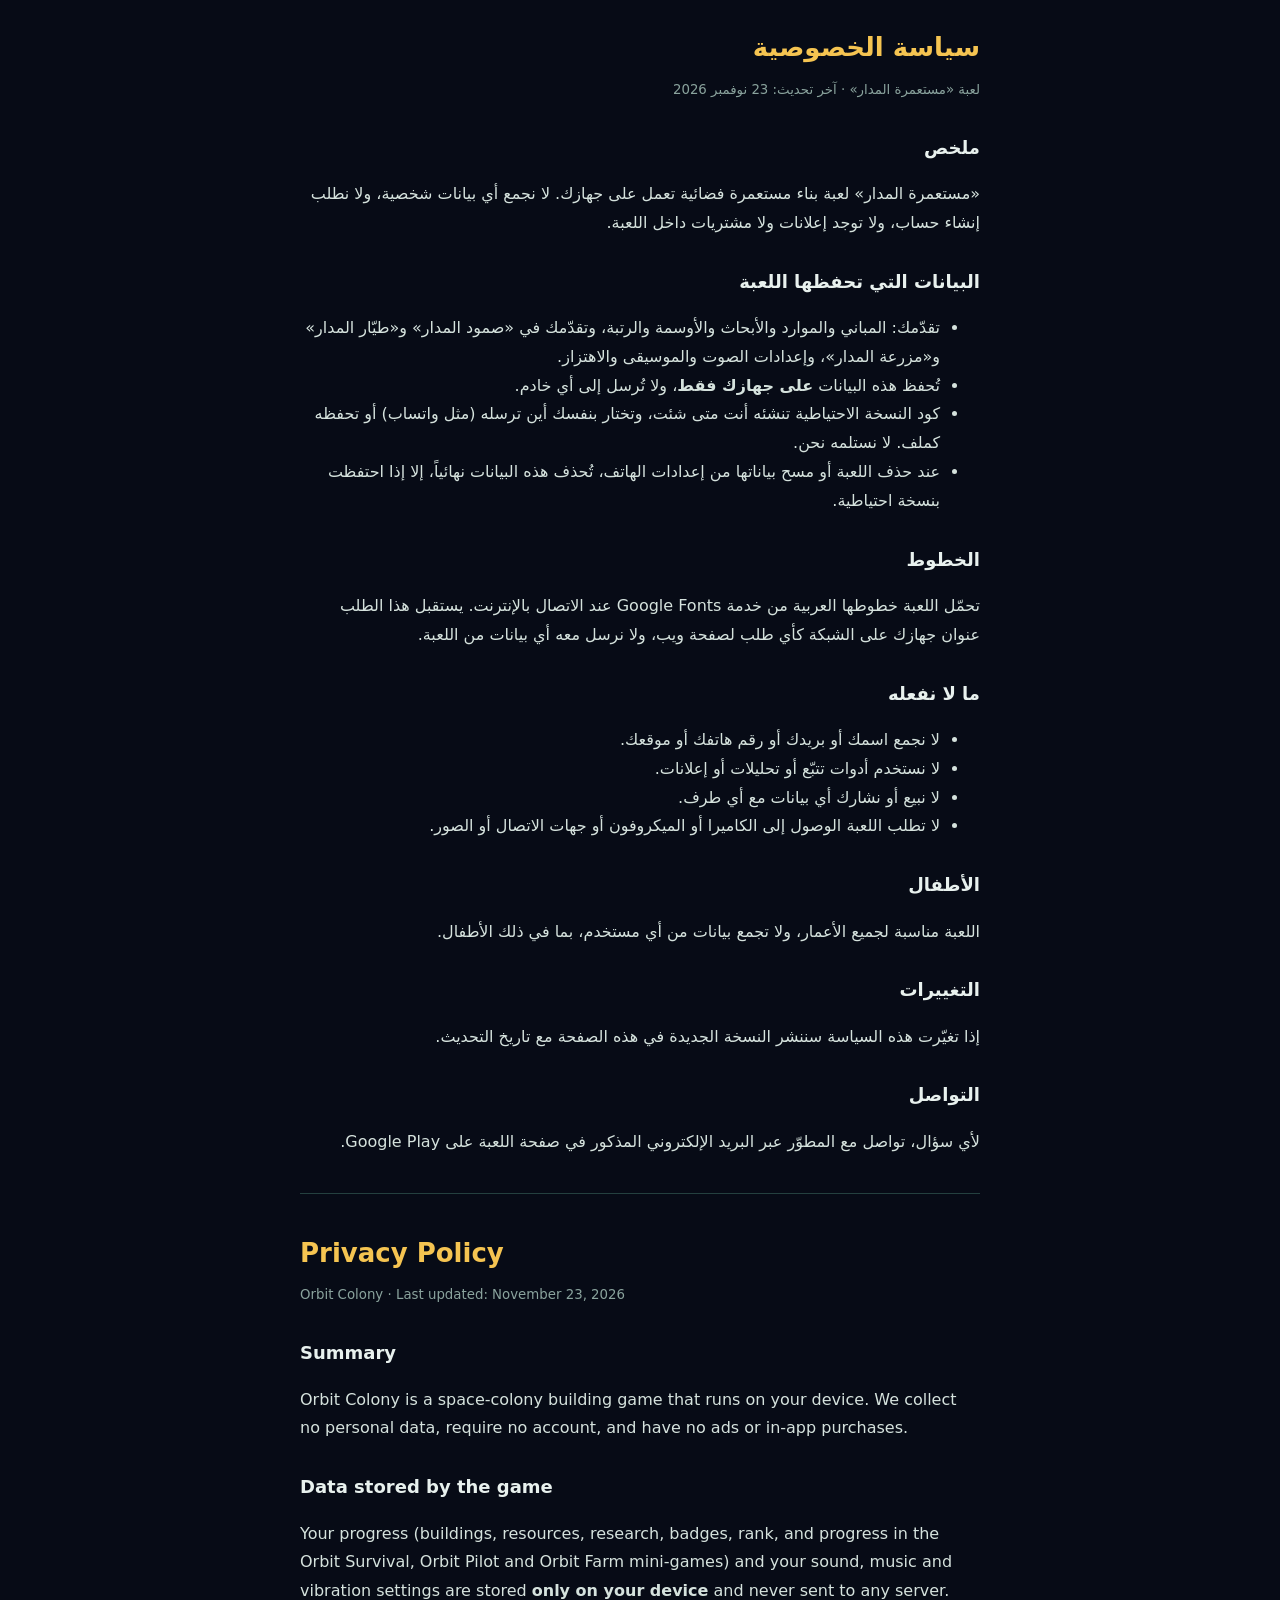
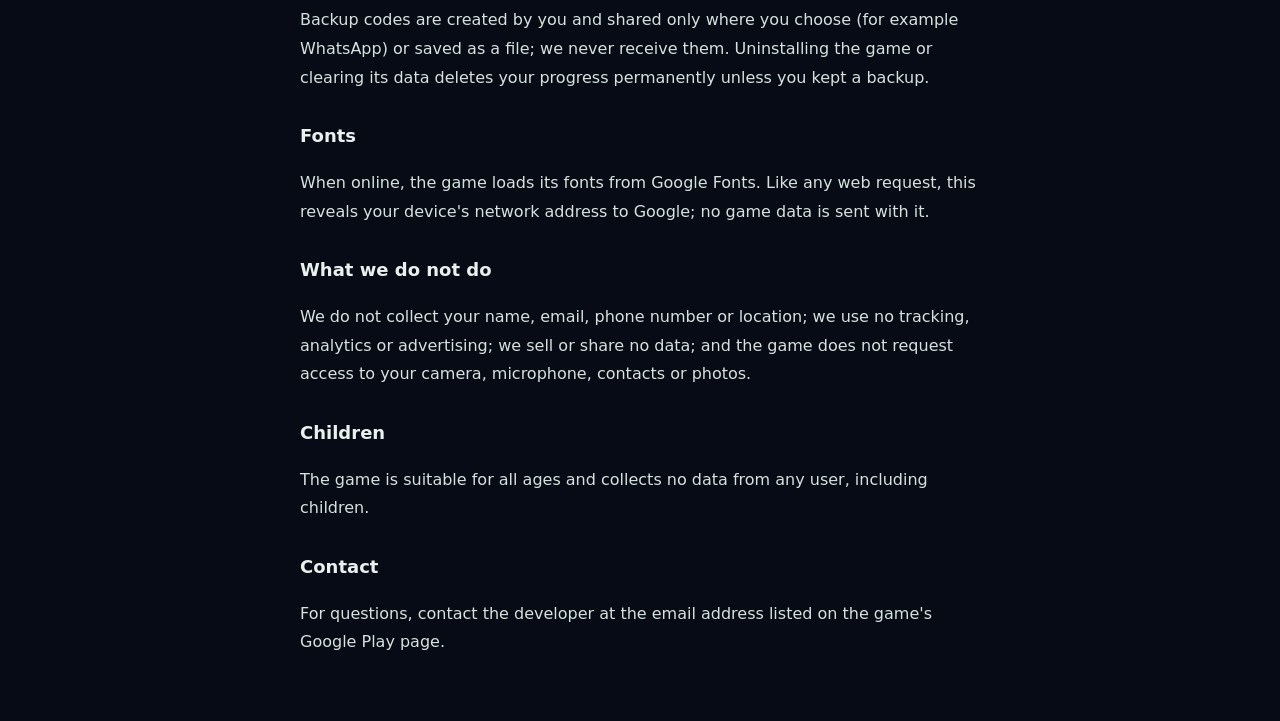
<file: privacy.html>
<!doctype html>
<html lang="ar" dir="rtl"><head><meta charset="utf-8"><meta name="viewport" content="width=device-width,initial-scale=1">
<meta http-equiv="refresh" content="0;url=game/privacy.html"><title>سياسة الخصوصية – مستعمرة المدار</title>
<script>location.replace("game/privacy.html")</script></head>
<body style="background:#0b1618;color:#e8f1ee;font-family:system-ui;text-align:center;padding-top:40vh"><a href="game/privacy.html" style="color:#f2b84b">سياسة الخصوصية / Privacy Policy</a></body></html>
</file>
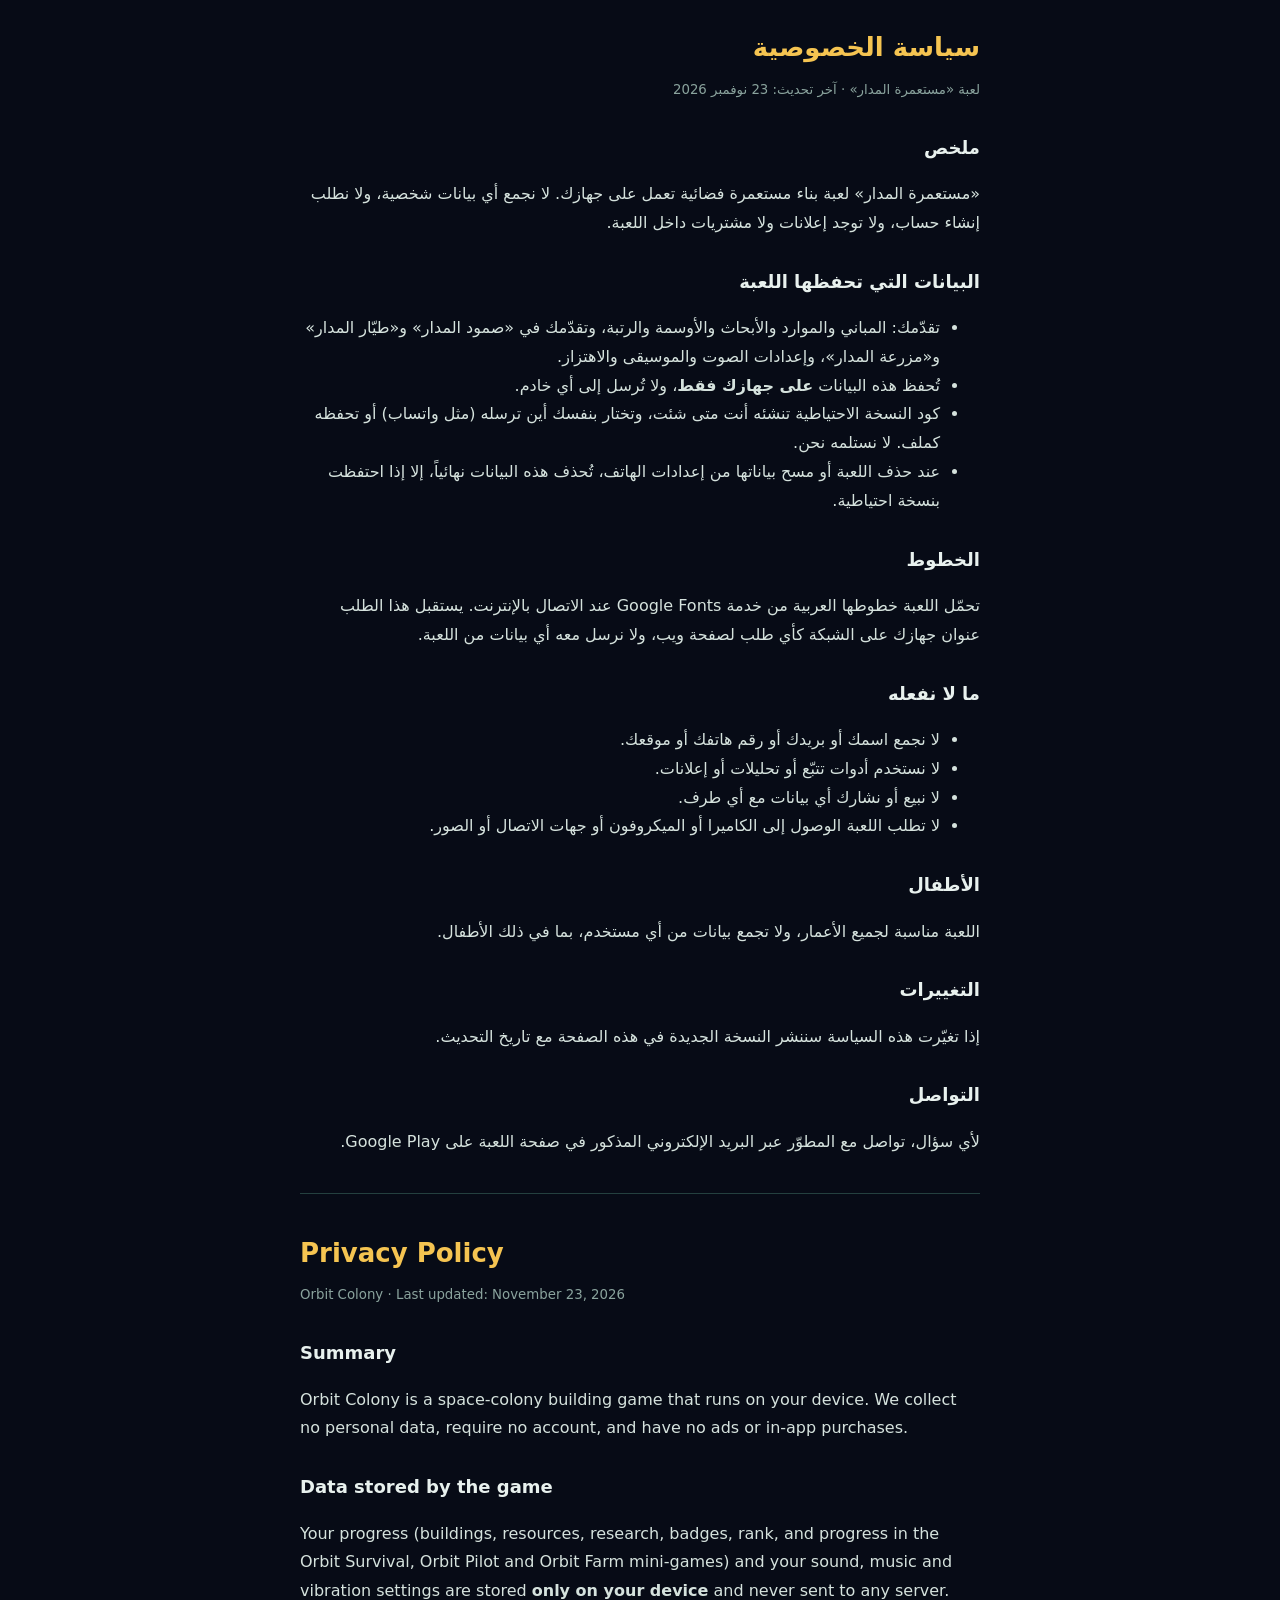
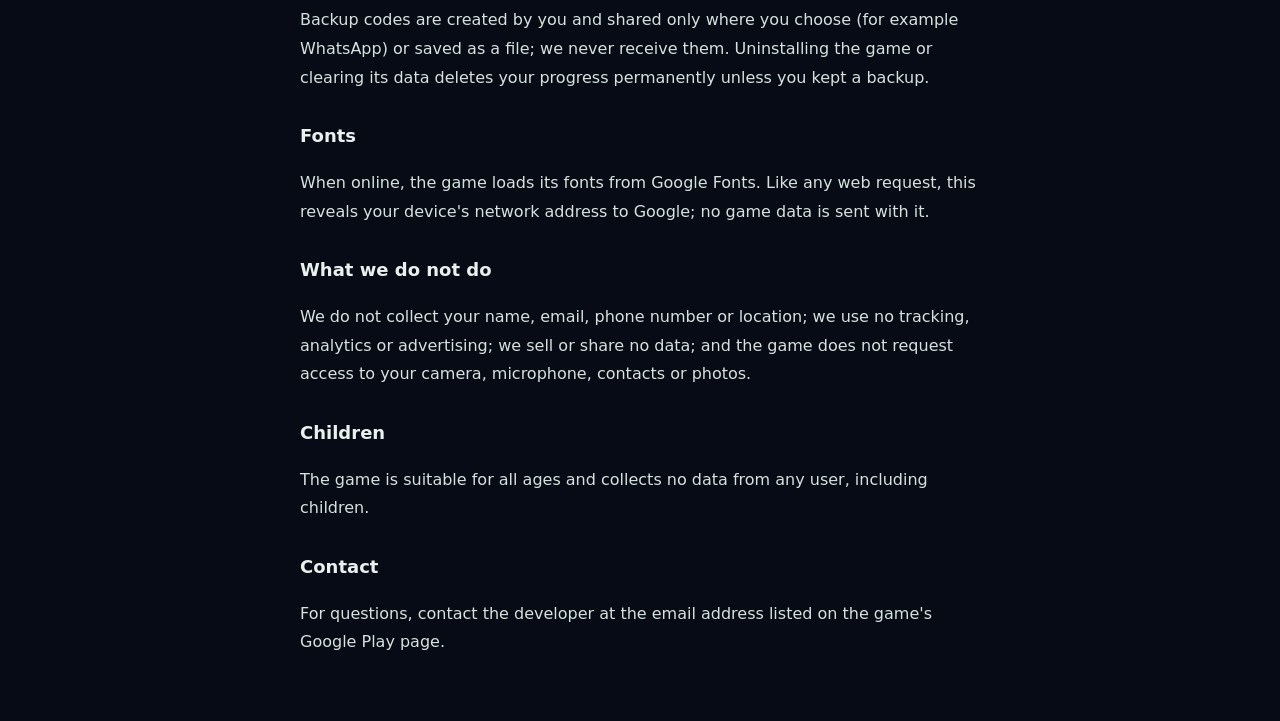
<file: game/privacy.html>
<!doctype html>
<html lang="ar" dir="rtl">
<head>
<meta charset="utf-8">
<meta name="viewport" content="width=device-width,initial-scale=1">
<title>سياسة الخصوصية – مستعمرة المدار</title>
<style>
:root{--bg:#070b16;--fg:#e8f1ee;--muted:#8aa39d;--gold:#f5c451;--line:#24403f}
body{background:var(--bg);color:var(--fg);font-family:"IBM Plex Sans Arabic",system-ui,-apple-system,"Segoe UI",Tahoma,sans-serif;line-height:1.8;margin:0;padding:24px max(16px,env(safe-area-inset-left,0px)) 48px}
main{max-width:680px;margin:0 auto}
h1{color:var(--gold);font-size:26px;margin:0 0 4px}
h2{font-size:18px;margin:28px 0 6px}
p,li{color:#d5e2dd}
small{color:var(--muted)}
hr{border:0;border-top:1px solid var(--line);margin:36px 0}
section[lang=en]{direction:ltr;text-align:left}
</style>
</head>
<body>
<main>
<h1>سياسة الخصوصية</h1>
<small>لعبة «مستعمرة المدار» · آخر تحديث: 23 نوفمبر 2026</small>

<h2>ملخص</h2>
<p>«مستعمرة المدار» لعبة بناء مستعمرة فضائية تعمل على جهازك. لا نجمع أي بيانات شخصية، ولا نطلب إنشاء حساب، ولا توجد إعلانات ولا مشتريات داخل اللعبة.</p>

<h2>البيانات التي تحفظها اللعبة</h2>
<ul>
<li>تقدّمك: المباني والموارد والأبحاث والأوسمة والرتبة، وتقدّمك في «صمود المدار» و«طيّار المدار» و«مزرعة المدار»، وإعدادات الصوت والموسيقى والاهتزاز.</li>
<li>تُحفظ هذه البيانات <strong>على جهازك فقط</strong>، ولا تُرسل إلى أي خادم.</li>
<li>كود النسخة الاحتياطية تنشئه أنت متى شئت، وتختار بنفسك أين ترسله (مثل واتساب) أو تحفظه كملف. لا نستلمه نحن.</li>
<li>عند حذف اللعبة أو مسح بياناتها من إعدادات الهاتف، تُحذف هذه البيانات نهائياً، إلا إذا احتفظت بنسخة احتياطية.</li>
</ul>

<h2>الخطوط</h2>
<p>تحمّل اللعبة خطوطها العربية من خدمة Google Fonts عند الاتصال بالإنترنت. يستقبل هذا الطلب عنوان جهازك على الشبكة كأي طلب لصفحة ويب، ولا نرسل معه أي بيانات من اللعبة.</p>

<h2>ما لا نفعله</h2>
<ul>
<li>لا نجمع اسمك أو بريدك أو رقم هاتفك أو موقعك.</li>
<li>لا نستخدم أدوات تتبّع أو تحليلات أو إعلانات.</li>
<li>لا نبيع أو نشارك أي بيانات مع أي طرف.</li>
<li>لا تطلب اللعبة الوصول إلى الكاميرا أو الميكروفون أو جهات الاتصال أو الصور.</li>
</ul>

<h2>الأطفال</h2>
<p>اللعبة مناسبة لجميع الأعمار، ولا تجمع بيانات من أي مستخدم، بما في ذلك الأطفال.</p>

<h2>التغييرات</h2>
<p>إذا تغيّرت هذه السياسة سننشر النسخة الجديدة في هذه الصفحة مع تاريخ التحديث.</p>

<h2>التواصل</h2>
<p>لأي سؤال، تواصل مع المطوّر عبر البريد الإلكتروني المذكور في صفحة اللعبة على Google Play.</p>

<hr>

<section lang="en">
<h1>Privacy Policy</h1>
<small>Orbit Colony · Last updated: November 23, 2026</small>
<h2>Summary</h2>
<p>Orbit Colony is a space-colony building game that runs on your device. We collect no personal data, require no account, and have no ads or in-app purchases.</p>
<h2>Data stored by the game</h2>
<p>Your progress (buildings, resources, research, badges, rank, and progress in the Orbit Survival, Orbit Pilot and Orbit Farm mini-games) and your sound, music and vibration settings are stored <strong>only on your device</strong> and never sent to any server. Backup codes are created by you and shared only where you choose (for example WhatsApp) or saved as a file; we never receive them. Uninstalling the game or clearing its data deletes your progress permanently unless you kept a backup.</p>
<h2>Fonts</h2>
<p>When online, the game loads its fonts from Google Fonts. Like any web request, this reveals your device's network address to Google; no game data is sent with it.</p>
<h2>What we do not do</h2>
<p>We do not collect your name, email, phone number or location; we use no tracking, analytics or advertising; we sell or share no data; and the game does not request access to your camera, microphone, contacts or photos.</p>
<h2>Children</h2>
<p>The game is suitable for all ages and collects no data from any user, including children.</p>
<h2>Contact</h2>
<p>For questions, contact the developer at the email address listed on the game's Google Play page.</p>
</section>
</main>
</body>
</html>
</file>
<file: game/style.css>
/* local fonts (OFL 1.1, fonts/OFL.txt): the same families and weights the game used from Google Fonts, so it looks identical offline */
@font-face{font-family:'Reem Kufi';font-style:normal;font-weight:500;font-display:swap;src:url(fonts/reem-kufi-arabic-500.woff2) format('woff2');unicode-range:U+0600-06FF,U+0750-077F,U+0870-088E,U+0890-0891,U+0897-08E1,U+08E3-08FF,U+200C-200E,U+2010-2011,U+204F,U+2E41,U+FB50-FDFF,U+FE70-FE74,U+FE76-FEFC,U+102E0-102FB,U+10E60-10E7E,U+10EC2-10EC4,U+10EFC-10EFF,U+1EE00-1EE03,U+1EE05-1EE1F,U+1EE21-1EE22,U+1EE24,U+1EE27,U+1EE29-1EE32,U+1EE34-1EE37,U+1EE39,U+1EE3B,U+1EE42,U+1EE47,U+1EE49,U+1EE4B,U+1EE4D-1EE4F,U+1EE51-1EE52,U+1EE54,U+1EE57,U+1EE59,U+1EE5B,U+1EE5D,U+1EE5F,U+1EE61-1EE62,U+1EE64,U+1EE67-1EE6A,U+1EE6C-1EE72,U+1EE74-1EE77,U+1EE79-1EE7C,U+1EE7E,U+1EE80-1EE89,U+1EE8B-1EE9B,U+1EEA1-1EEA3,U+1EEA5-1EEA9,U+1EEAB-1EEBB,U+1EEF0-1EEF1}
@font-face{font-family:'Reem Kufi';font-style:normal;font-weight:500;font-display:swap;src:url(fonts/reem-kufi-latin-500.woff2) format('woff2');unicode-range:U+0000-00FF,U+0131,U+0152-0153,U+02BB-02BC,U+02C6,U+02DA,U+02DC,U+0304,U+0308,U+0329,U+2000-206F,U+20AC,U+2122,U+2191,U+2193,U+2212,U+2215,U+FEFF,U+FFFD}
@font-face{font-family:'Reem Kufi';font-style:normal;font-weight:700;font-display:swap;src:url(fonts/reem-kufi-arabic-700.woff2) format('woff2');unicode-range:U+0600-06FF,U+0750-077F,U+0870-088E,U+0890-0891,U+0897-08E1,U+08E3-08FF,U+200C-200E,U+2010-2011,U+204F,U+2E41,U+FB50-FDFF,U+FE70-FE74,U+FE76-FEFC,U+102E0-102FB,U+10E60-10E7E,U+10EC2-10EC4,U+10EFC-10EFF,U+1EE00-1EE03,U+1EE05-1EE1F,U+1EE21-1EE22,U+1EE24,U+1EE27,U+1EE29-1EE32,U+1EE34-1EE37,U+1EE39,U+1EE3B,U+1EE42,U+1EE47,U+1EE49,U+1EE4B,U+1EE4D-1EE4F,U+1EE51-1EE52,U+1EE54,U+1EE57,U+1EE59,U+1EE5B,U+1EE5D,U+1EE5F,U+1EE61-1EE62,U+1EE64,U+1EE67-1EE6A,U+1EE6C-1EE72,U+1EE74-1EE77,U+1EE79-1EE7C,U+1EE7E,U+1EE80-1EE89,U+1EE8B-1EE9B,U+1EEA1-1EEA3,U+1EEA5-1EEA9,U+1EEAB-1EEBB,U+1EEF0-1EEF1}
@font-face{font-family:'Reem Kufi';font-style:normal;font-weight:700;font-display:swap;src:url(fonts/reem-kufi-latin-700.woff2) format('woff2');unicode-range:U+0000-00FF,U+0131,U+0152-0153,U+02BB-02BC,U+02C6,U+02DA,U+02DC,U+0304,U+0308,U+0329,U+2000-206F,U+20AC,U+2122,U+2191,U+2193,U+2212,U+2215,U+FEFF,U+FFFD}
@font-face{font-family:'IBM Plex Sans Arabic';font-style:normal;font-weight:400;font-display:swap;src:url(fonts/ibm-plex-sans-arabic-arabic-400.woff2) format('woff2');unicode-range:U+0600-06FF,U+0750-077F,U+0870-088E,U+0890-0891,U+0897-08E1,U+08E3-08FF,U+200C-200E,U+2010-2011,U+204F,U+2E41,U+FB50-FDFF,U+FE70-FE74,U+FE76-FEFC,U+102E0-102FB,U+10E60-10E7E,U+10EC2-10EC4,U+10EFC-10EFF,U+1EE00-1EE03,U+1EE05-1EE1F,U+1EE21-1EE22,U+1EE24,U+1EE27,U+1EE29-1EE32,U+1EE34-1EE37,U+1EE39,U+1EE3B,U+1EE42,U+1EE47,U+1EE49,U+1EE4B,U+1EE4D-1EE4F,U+1EE51-1EE52,U+1EE54,U+1EE57,U+1EE59,U+1EE5B,U+1EE5D,U+1EE5F,U+1EE61-1EE62,U+1EE64,U+1EE67-1EE6A,U+1EE6C-1EE72,U+1EE74-1EE77,U+1EE79-1EE7C,U+1EE7E,U+1EE80-1EE89,U+1EE8B-1EE9B,U+1EEA1-1EEA3,U+1EEA5-1EEA9,U+1EEAB-1EEBB,U+1EEF0-1EEF1}
@font-face{font-family:'IBM Plex Sans Arabic';font-style:normal;font-weight:400;font-display:swap;src:url(fonts/ibm-plex-sans-arabic-latin-400.woff2) format('woff2');unicode-range:U+0000-00FF,U+0131,U+0152-0153,U+02BB-02BC,U+02C6,U+02DA,U+02DC,U+0304,U+0308,U+0329,U+2000-206F,U+20AC,U+2122,U+2191,U+2193,U+2212,U+2215,U+FEFF,U+FFFD}
@font-face{font-family:'IBM Plex Sans Arabic';font-style:normal;font-weight:500;font-display:swap;src:url(fonts/ibm-plex-sans-arabic-arabic-500.woff2) format('woff2');unicode-range:U+0600-06FF,U+0750-077F,U+0870-088E,U+0890-0891,U+0897-08E1,U+08E3-08FF,U+200C-200E,U+2010-2011,U+204F,U+2E41,U+FB50-FDFF,U+FE70-FE74,U+FE76-FEFC,U+102E0-102FB,U+10E60-10E7E,U+10EC2-10EC4,U+10EFC-10EFF,U+1EE00-1EE03,U+1EE05-1EE1F,U+1EE21-1EE22,U+1EE24,U+1EE27,U+1EE29-1EE32,U+1EE34-1EE37,U+1EE39,U+1EE3B,U+1EE42,U+1EE47,U+1EE49,U+1EE4B,U+1EE4D-1EE4F,U+1EE51-1EE52,U+1EE54,U+1EE57,U+1EE59,U+1EE5B,U+1EE5D,U+1EE5F,U+1EE61-1EE62,U+1EE64,U+1EE67-1EE6A,U+1EE6C-1EE72,U+1EE74-1EE77,U+1EE79-1EE7C,U+1EE7E,U+1EE80-1EE89,U+1EE8B-1EE9B,U+1EEA1-1EEA3,U+1EEA5-1EEA9,U+1EEAB-1EEBB,U+1EEF0-1EEF1}
@font-face{font-family:'IBM Plex Sans Arabic';font-style:normal;font-weight:500;font-display:swap;src:url(fonts/ibm-plex-sans-arabic-latin-500.woff2) format('woff2');unicode-range:U+0000-00FF,U+0131,U+0152-0153,U+02BB-02BC,U+02C6,U+02DA,U+02DC,U+0304,U+0308,U+0329,U+2000-206F,U+20AC,U+2122,U+2191,U+2193,U+2212,U+2215,U+FEFF,U+FFFD}
@font-face{font-family:'IBM Plex Sans Arabic';font-style:normal;font-weight:600;font-display:swap;src:url(fonts/ibm-plex-sans-arabic-arabic-600.woff2) format('woff2');unicode-range:U+0600-06FF,U+0750-077F,U+0870-088E,U+0890-0891,U+0897-08E1,U+08E3-08FF,U+200C-200E,U+2010-2011,U+204F,U+2E41,U+FB50-FDFF,U+FE70-FE74,U+FE76-FEFC,U+102E0-102FB,U+10E60-10E7E,U+10EC2-10EC4,U+10EFC-10EFF,U+1EE00-1EE03,U+1EE05-1EE1F,U+1EE21-1EE22,U+1EE24,U+1EE27,U+1EE29-1EE32,U+1EE34-1EE37,U+1EE39,U+1EE3B,U+1EE42,U+1EE47,U+1EE49,U+1EE4B,U+1EE4D-1EE4F,U+1EE51-1EE52,U+1EE54,U+1EE57,U+1EE59,U+1EE5B,U+1EE5D,U+1EE5F,U+1EE61-1EE62,U+1EE64,U+1EE67-1EE6A,U+1EE6C-1EE72,U+1EE74-1EE77,U+1EE79-1EE7C,U+1EE7E,U+1EE80-1EE89,U+1EE8B-1EE9B,U+1EEA1-1EEA3,U+1EEA5-1EEA9,U+1EEAB-1EEBB,U+1EEF0-1EEF1}
@font-face{font-family:'IBM Plex Sans Arabic';font-style:normal;font-weight:600;font-display:swap;src:url(fonts/ibm-plex-sans-arabic-latin-600.woff2) format('woff2');unicode-range:U+0000-00FF,U+0131,U+0152-0153,U+02BB-02BC,U+02C6,U+02DA,U+02DC,U+0304,U+0308,U+0329,U+2000-206F,U+20AC,U+2122,U+2191,U+2193,U+2212,U+2215,U+FEFF,U+FFFD}
/* Layout: hub (daily challenge, game cards, badges) -> game screen (top bar, stats, stage, controls). Deliberately dark night-orbit identity. */
:root{
  --bg:#070b16; --panel:#0f182e; --tile:#131d36; --tile-hi:#1a2746; --line:#24304f;
  --fg:#eef3fb; --muted:#8a97b8; --pipe:#3a4868; --lit:#00c8e6; --glow:rgba(0,229,255,.45);
  --gold:#f5c451; --danger:#f2a09a; --fire:#ff8a4c;
  --display:"Reem Kufi","IBM Plex Sans Arabic",system-ui,-apple-system,"Segoe UI",Tahoma,"Noto Sans Arabic",sans-serif;
  --body:"IBM Plex Sans Arabic",system-ui,-apple-system,"Segoe UI",Tahoma,"Noto Sans Arabic",sans-serif;
  color-scheme:dark;
}
html,body{height:100%}
body{background:var(--bg);color:var(--fg);font-family:var(--body);margin:0;
  padding-left:max(16px,env(safe-area-inset-left,0px));padding-right:max(16px,env(safe-area-inset-right,0px));-webkit-tap-highlight-color:transparent}
[hidden]{display:none!important}
button{font:inherit;color:inherit}
button:focus-visible{outline:2px solid var(--gold);outline-offset:2px}
.wrap{max-width:540px;margin:0 auto;padding-block:14px 22px;display:flex;flex-direction:column;gap:14px}
.inner{display:flex;flex-direction:column;gap:14px}

.hubhead{display:flex;align-items:center;gap:8px}
.hubhead h1{font-family:var(--display);font-size:28px;margin:0;flex:1;line-height:1.2}
.hubhead h1 span{color:var(--gold)}
.pill{display:flex;align-items:center;gap:5px;background:var(--panel);border:1px solid var(--line);border-radius:999px;padding:6px 11px;font-weight:600;font-variant-numeric:tabular-nums;white-space:nowrap}
.pill svg{width:17px;height:17px;fill:var(--gold)}
.tog{width:40px;height:40px;border-radius:12px;border:1px solid var(--line);background:var(--panel);display:grid;place-items:center;cursor:pointer;flex:none;font-size:17px}
.tog.off{opacity:.45}

.tabbar{position:fixed;left:0;right:0;bottom:0;z-index:15;background:var(--panel);border-top:1px solid var(--line);
  padding-bottom:env(safe-area-inset-bottom,0px);padding-left:max(16px,env(safe-area-inset-left,0px));padding-right:max(16px,env(safe-area-inset-right,0px))}
.tabbar .tb{max-width:540px;margin:0 auto;display:grid;grid-template-columns:repeat(3,minmax(0,1fr))}
.tabbar button{background:none;border:0;padding:9px 0 10px;display:flex;flex-direction:column;align-items:center;gap:3px;color:var(--muted);font-size:12.5px;cursor:pointer;position:relative;min-width:0}
.tabbar button span{white-space:nowrap}
.tabbar button svg{width:24px;height:24px}
.tabbar button[aria-selected="true"]{color:var(--gold)}
.tabbar button[aria-selected="true"]::before{content:"";position:absolute;top:-1px;left:30%;right:30%;height:3px;border-radius:0 0 3px 3px;background:var(--gold)}
.tabbar .dot{position:absolute;top:7px;left:calc(50% - 18px);width:9px;height:9px;border-radius:50%;background:var(--fire);box-shadow:0 0 0 2px var(--panel)}
#hub{padding-bottom:74px}
.panel{display:flex;flex-direction:column;gap:14px}
.week{display:grid;grid-template-columns:repeat(7,minmax(0,1fr));gap:4px;text-align:center}
.week span{display:flex;flex-direction:column;align-items:center;gap:4px;font-size:11px;color:var(--muted)}
.week i{width:28px;height:28px;border-radius:50%;border:2px solid var(--line);display:grid;place-items:center;font-style:normal;font-size:14px}
.week .on i{border-color:var(--fire);background:rgba(255,138,76,.18)}
.week .today{color:var(--fg);font-weight:600}
.week .today i{border-style:dashed;border-color:var(--gold)}
.week .today.on i{border-style:solid;border-color:var(--fire)}
.dlist{display:flex;flex-direction:column;gap:8px}
.dsum{font-size:13.5px;color:var(--muted);text-align:center;margin:0}
.achhead{display:flex;align-items:baseline;gap:8px}
.achhead b{font-family:var(--display);font-size:20px;flex:1;font-weight:700}
.achhead span{color:var(--gold);font-weight:600;font-variant-numeric:tabular-nums}
.achbar{height:8px;border-radius:999px;background:var(--panel);border:1px solid var(--line);overflow:hidden}
.achbar i{display:block;height:100%;background:var(--gold);border-radius:999px;transition:width .4s}
.daily{background:linear-gradient(0deg,var(--panel),var(--panel));border:1px solid var(--gold);border-radius:16px;padding:14px;display:flex;flex-direction:column;gap:10px}
.daily .top{display:flex;align-items:center;gap:10px}
.daily .top b{font-size:17px;flex:1}
.streak{color:var(--fire);font-weight:600;font-variant-numeric:tabular-nums}
.gcard{display:flex;flex-direction:column;gap:8px;text-align:right;background:var(--panel);border:1px solid var(--line);border-radius:16px;padding:14px;cursor:pointer;min-width:0}
.gcard:hover{border-color:var(--lit)}
.gcard b{font-size:17px}
.gcard small{color:var(--muted);font-size:13px;line-height:1.5}
.prog{display:flex;justify-content:space-between;font-size:12.5px;color:var(--muted);border-top:1px solid var(--line);padding-top:8px;margin-top:auto;font-variant-numeric:tabular-nums}
.prog em{font-style:normal;color:var(--gold)}

.badges{display:grid;grid-template-columns:repeat(4,minmax(0,1fr));gap:8px}
.badge{background:var(--panel);border:1px solid var(--line);border-radius:12px;padding:10px 4px;text-align:center;display:flex;flex-direction:column;align-items:center;gap:4px;min-width:0}
.badge .em{font-size:24px;line-height:1;filter:grayscale(1);opacity:.35}
.badge small{font-size:11px;color:var(--muted);line-height:1.35}
.badge.got{border-color:var(--gold)}
.badge.got .em{filter:none;opacity:1}
.badge.got small{color:var(--fg)}

.topbar{display:flex;align-items:center;gap:10px}
.topbar h2{font-family:var(--display);font-size:22px;margin:0;flex:1}
.icon{width:42px;height:42px;border-radius:12px;border:1px solid var(--line);background:var(--panel);display:grid;place-items:center;cursor:pointer;flex:none}
.icon svg{width:20px;height:20px}
.tag{font-size:12px;border:1px solid var(--gold);color:var(--gold);border-radius:999px;padding:2px 10px}
.stats{display:grid;grid-template-columns:repeat(4,minmax(0,1fr));gap:8px}
.stat{background:var(--panel);border:1px solid var(--line);border-radius:12px;padding:6px 4px;text-align:center;min-width:0}
.stat b{display:block;font-size:19px;font-variant-numeric:tabular-nums;font-weight:600;line-height:1.35;white-space:nowrap}
.stat small{font-size:11.5px;color:var(--muted)}
.stat.gold b{color:var(--gold)}
.stage{position:relative;width:100%}
.controls{display:flex;gap:8px;flex-wrap:wrap}
.btn{flex:1;min-width:84px;height:46px;border-radius:12px;border:1px solid var(--line);background:var(--panel);color:var(--fg);font-size:15px;font-weight:500;cursor:pointer;display:flex;align-items:center;justify-content:center;gap:6px;padding:0 8px}
.btn svg{width:18px;height:18px;flex:none}
.btn:active{transform:scale(.98)}
.btn:disabled{opacity:.4;cursor:default}
.btn.on{border-color:var(--gold);color:var(--gold)}
.btn.main{background:var(--lit);color:#062019;border-color:transparent;font-weight:600}
.help{font-size:13.5px;color:var(--muted);line-height:1.7;margin:0;text-align:center;text-wrap:balance}
.overlay{position:absolute;inset:0;background:rgba(8,16,18,.92);border-radius:14px;display:flex;flex-direction:column;align-items:center;justify-content:center;gap:12px;text-align:center;padding:16px;z-index:5;min-height:280px}
.overlay h3{font-family:var(--display);font-size:30px;margin:0}
.overlay p{margin:0;color:var(--muted)}
.overlay .btn{flex:none;width:210px}
.overlay.picker{justify-content:flex-start;overflow-y:auto}
.levels{display:grid;grid-template-columns:repeat(5,minmax(0,1fr));gap:6px;width:100%}
.lv{height:54px;border-radius:10px;border:1px solid var(--line);background:var(--tile);display:flex;flex-direction:column;align-items:center;justify-content:center;cursor:pointer;font-weight:600;font-variant-numeric:tabular-nums}
.lv small{font-size:10px;color:var(--gold);letter-spacing:1px;font-weight:400}
.lv.cur{border-color:var(--lit)}
.stars{display:flex;gap:6px}.stars svg{width:40px;height:40px}
.stars .on{fill:var(--gold)}.stars .off{fill:#2a3f40}
.toast{position:fixed;left:50%;bottom:calc(84px + env(safe-area-inset-bottom,0px));transform:translateX(-50%);background:var(--fg);color:var(--bg);padding:8px 16px;border-radius:999px;font-size:14px;white-space:nowrap;z-index:20;max-width:calc(100% - 32px);overflow:hidden;text-overflow:ellipsis}
.toast.ach{background:var(--gold);color:#2a1c00;font-weight:600}

/* grid game */

.arm{stroke:var(--pipe);stroke-width:16;stroke-linecap:round;transition:stroke .2s}
.hub{fill:var(--pipe)}.lit .arm{stroke:var(--lit)}.lit .hub{fill:var(--lit)}
.lit svg{filter:drop-shadow(0 0 4px var(--glow))}
.shake{animation:shake .3s}
@keyframes hint{50%{box-shadow:inset 0 0 0 3px var(--gold)}}
@keyframes shake{25%{transform:translateX(-3px)}75%{transform:translateX(3px)}}

/* sudoku */

.sc{background:var(--tile);border:0;padding:0;display:grid;place-items:center;font-size:clamp(16px,5vw,24px);font-variant-numeric:tabular-nums;cursor:pointer;position:relative;color:var(--lit)}
.sc.g{color:var(--fg);font-weight:600}.sc.same{background:#23423d}.sc.sel{background:#2d5650}
.sc.bad{color:var(--danger)}
.pad{display:grid;grid-template-columns:repeat(9,minmax(0,1fr));gap:5px;direction:ltr;margin-top:10px}
.pad button{height:48px;border-radius:10px;border:1px solid var(--line);background:var(--panel);font-size:20px;font-weight:600;cursor:pointer;display:flex;flex-direction:column;align-items:center;justify-content:center;line-height:1.1;padding:0}
.pad button small{font-size:10px;color:var(--muted);font-weight:400}
.pad button:disabled{opacity:.3}

canvas{display:block;width:100%;border-radius:14px;touch-action:none}
.t2{border-radius:10px;background:var(--tile);display:grid;place-items:center;font-weight:700;font-variant-numeric:tabular-nums;min-width:0;overflow:hidden}
.t2.rock{background:repeating-linear-gradient(45deg,#0f1e21 0 6px,#1d373b 6px 12px)}
.t2.new{animation:pop .18s ease}
@keyframes pop{from{transform:scale(.3)}to{transform:scale(1)}}
@keyframes bump{50%{transform:scale(1.12)}}
@media (prefers-reduced-motion:reduce){.t2.new{animation:none}}
@media (prefers-reduced-motion:reduce){.shake{animation:none}}
.upgrades{display:flex;flex-direction:column;gap:10px;width:min(320px,100%)}
.upc{display:flex;align-items:center;gap:12px;text-align:start;padding:12px 14px;border-radius:14px;background:#132a2e;border:1px solid #2a464b;color:#fff;font:inherit;cursor:pointer}
.upc:active{transform:scale(.98)}
.upc .em{font-size:28px;line-height:1}
.upc b{display:block;font-size:16px}
.upc small{display:block;color:var(--muted);font-size:13px;margin-top:2px}
.upc i{margin-inline-start:auto;font-style:normal;color:#ff8a4c;font-size:13px;white-space:nowrap}
/* Madar space backdrop: nebula glows + two star layers, the near one twinkles */
body::before,body::after{content:"";position:fixed;inset:0;z-index:-1;pointer-events:none}
body::before{background:radial-gradient(ellipse 70% 45% at 12% 0%,rgba(96,56,170,.32),transparent 70%),radial-gradient(ellipse 60% 40% at 100% 55%,rgba(20,120,140,.22),transparent 70%),radial-gradient(ellipse 50% 35% at 0% 100%,rgba(170,50,120,.16),transparent 70%),url("data:image/svg+xml,%3Csvg%20xmlns%3D%22http%3A//www.w3.org/2000/svg%22%20width%3D%22190%22%20height%3D%22190%22%3E%3Ccircle%20cx%3D%22148.0%22%20cy%3D%2262.6%22%20r%3D%220.4%22%20fill%3D%22%23fff%22%20opacity%3D%220.65%22/%3E%3Ccircle%20cx%3D%22149.8%22%20cy%3D%22144.1%22%20r%3D%220.4%22%20fill%3D%22%23fff%22%20opacity%3D%220.77%22/%3E%3Ccircle%20cx%3D%22155.5%22%20cy%3D%22140.6%22%20r%3D%220.4%22%20fill%3D%22%23fff%22%20opacity%3D%220.38%22/%3E%3Ccircle%20cx%3D%2293.6%22%20cy%3D%22138.9%22%20r%3D%220.4%22%20fill%3D%22%23fff%22%20opacity%3D%220.76%22/%3E%3Ccircle%20cx%3D%2289.7%22%20cy%3D%2236.8%22%20r%3D%220.6%22%20fill%3D%22%23fff%22%20opacity%3D%220.87%22/%3E%3Ccircle%20cx%3D%2285.0%22%20cy%3D%22178.0%22%20r%3D%220.5%22%20fill%3D%22%23fff%22%20opacity%3D%220.87%22/%3E%3Ccircle%20cx%3D%2269.3%22%20cy%3D%2241.9%22%20r%3D%220.4%22%20fill%3D%22%23fff%22%20opacity%3D%220.56%22/%3E%3Ccircle%20cx%3D%2264.2%22%20cy%3D%2291.7%22%20r%3D%220.6%22%20fill%3D%22%23fff%22%20opacity%3D%220.80%22/%3E%3Ccircle%20cx%3D%2291.1%22%20cy%3D%22124.1%22%20r%3D%220.6%22%20fill%3D%22%23fff%22%20opacity%3D%220.31%22/%3E%3Ccircle%20cx%3D%22125.5%22%20cy%3D%22172.9%22%20r%3D%220.6%22%20fill%3D%22%23fff%22%20opacity%3D%220.74%22/%3E%3Ccircle%20cx%3D%2290.8%22%20cy%3D%2233.9%22%20r%3D%220.6%22%20fill%3D%22%23fff%22%20opacity%3D%220.47%22/%3E%3Ccircle%20cx%3D%22152.2%22%20cy%3D%22184.6%22%20r%3D%220.5%22%20fill%3D%22%23fff%22%20opacity%3D%220.55%22/%3E%3Ccircle%20cx%3D%22141.2%22%20cy%3D%2216.1%22%20r%3D%220.4%22%20fill%3D%22%23fff%22%20opacity%3D%220.36%22/%3E%3Ccircle%20cx%3D%2224.1%22%20cy%3D%2228.7%22%20r%3D%220.5%22%20fill%3D%22%23fff%22%20opacity%3D%220.77%22/%3E%3Ccircle%20cx%3D%2227.8%22%20cy%3D%22157.0%22%20r%3D%220.5%22%20fill%3D%22%23fff%22%20opacity%3D%220.68%22/%3E%3Ccircle%20cx%3D%2266.6%22%20cy%3D%22104.2%22%20r%3D%220.4%22%20fill%3D%22%23fff%22%20opacity%3D%220.26%22/%3E%3Ccircle%20cx%3D%22151.9%22%20cy%3D%22138.0%22%20r%3D%220.4%22%20fill%3D%22%23fff%22%20opacity%3D%220.59%22/%3E%3Ccircle%20cx%3D%22177.4%22%20cy%3D%2282.4%22%20r%3D%220.4%22%20fill%3D%22%23fff%22%20opacity%3D%220.79%22/%3E%3Ccircle%20cx%3D%2240.1%22%20cy%3D%2247.8%22%20r%3D%220.5%22%20fill%3D%22%23fff%22%20opacity%3D%220.58%22/%3E%3Ccircle%20cx%3D%22145.1%22%20cy%3D%2261.9%22%20r%3D%220.6%22%20fill%3D%22%23fff%22%20opacity%3D%220.52%22/%3E%3Ccircle%20cx%3D%2224.9%22%20cy%3D%22172.9%22%20r%3D%220.5%22%20fill%3D%22%23fff%22%20opacity%3D%220.83%22/%3E%3Ccircle%20cx%3D%22125.9%22%20cy%3D%22154.9%22%20r%3D%220.6%22%20fill%3D%22%23fff%22%20opacity%3D%220.52%22/%3E%3Ccircle%20cx%3D%22174.4%22%20cy%3D%2295.3%22%20r%3D%220.6%22%20fill%3D%22%23fff%22%20opacity%3D%220.35%22/%3E%3Ccircle%20cx%3D%2297.0%22%20cy%3D%22165.8%22%20r%3D%220.4%22%20fill%3D%22%23fff%22%20opacity%3D%220.65%22/%3E%3Ccircle%20cx%3D%22147.4%22%20cy%3D%2228.5%22%20r%3D%220.4%22%20fill%3D%22%23fff%22%20opacity%3D%220.56%22/%3E%3Ccircle%20cx%3D%22137.8%22%20cy%3D%22105.7%22%20r%3D%220.5%22%20fill%3D%22%23fff%22%20opacity%3D%220.69%22/%3E%3Ccircle%20cx%3D%22100.8%22%20cy%3D%2291.7%22%20r%3D%220.4%22%20fill%3D%22%23fff%22%20opacity%3D%220.82%22/%3E%3Ccircle%20cx%3D%2210.8%22%20cy%3D%2236.3%22%20r%3D%220.4%22%20fill%3D%22%23fff%22%20opacity%3D%220.75%22/%3E%3Ccircle%20cx%3D%2296.5%22%20cy%3D%22106.7%22%20r%3D%220.4%22%20fill%3D%22%23fff%22%20opacity%3D%220.54%22/%3E%3Ccircle%20cx%3D%22116.4%22%20cy%3D%2296.1%22%20r%3D%220.6%22%20fill%3D%22%23fff%22%20opacity%3D%220.38%22/%3E%3C/svg%3E"),var(--bg)}
body::after{background:url("data:image/svg+xml,%3Csvg%20xmlns%3D%22http%3A//www.w3.org/2000/svg%22%20width%3D%22260%22%20height%3D%22260%22%3E%3Ccircle%20cx%3D%2284.2%22%20cy%3D%2239.2%22%20r%3D%221.2%22%20fill%3D%22%23fff%22%20opacity%3D%220.28%22/%3E%3Ccircle%20cx%3D%22213.5%22%20cy%3D%2224.5%22%20r%3D%221%22%20fill%3D%22%23fff%22%20opacity%3D%220.29%22/%3E%3Ccircle%20cx%3D%22131.9%22%20cy%3D%229.7%22%20r%3D%220.8%22%20fill%3D%22%23fff%22%20opacity%3D%220.52%22/%3E%3Ccircle%20cx%3D%2262.6%22%20cy%3D%22143.3%22%20r%3D%220.5%22%20fill%3D%22%23fff%22%20opacity%3D%220.79%22/%3E%3Ccircle%20cx%3D%2232.2%22%20cy%3D%2258.0%22%20r%3D%221.2%22%20fill%3D%22%23fff%22%20opacity%3D%220.63%22/%3E%3Ccircle%20cx%3D%2216.1%22%20cy%3D%22152.2%22%20r%3D%220.5%22%20fill%3D%22%23fff%22%20opacity%3D%220.88%22/%3E%3Ccircle%20cx%3D%2212.1%22%20cy%3D%22223.2%22%20r%3D%220.7%22%20fill%3D%22%23fff%22%20opacity%3D%220.52%22/%3E%3Ccircle%20cx%3D%22140.6%22%20cy%3D%22148.4%22%20r%3D%221%22%20fill%3D%22%23fff%22%20opacity%3D%220.78%22/%3E%3Ccircle%20cx%3D%2247.0%22%20cy%3D%22151.2%22%20r%3D%221.2%22%20fill%3D%22%23fff%22%20opacity%3D%220.37%22/%3E%3Ccircle%20cx%3D%2225.3%22%20cy%3D%22185.1%22%20r%3D%221%22%20fill%3D%22%23fff%22%20opacity%3D%220.29%22/%3E%3Ccircle%20cx%3D%2253.5%22%20cy%3D%22176.9%22%20r%3D%220.8%22%20fill%3D%22%23fff%22%20opacity%3D%220.76%22/%3E%3Ccircle%20cx%3D%22121.1%22%20cy%3D%22240.1%22%20r%3D%220.7%22%20fill%3D%22%23fff%22%20opacity%3D%220.44%22/%3E%3Ccircle%20cx%3D%22206.5%22%20cy%3D%22181.7%22%20r%3D%220.6%22%20fill%3D%22%23fff%22%20opacity%3D%220.30%22/%3E%3Ccircle%20cx%3D%2278.1%22%20cy%3D%22128.7%22%20r%3D%220.7%22%20fill%3D%22%23fff%22%20opacity%3D%220.72%22/%3E%3Ccircle%20cx%3D%2274.9%22%20cy%3D%22254.8%22%20r%3D%220.5%22%20fill%3D%22%23fff%22%20opacity%3D%220.58%22/%3E%3Ccircle%20cx%3D%2242.9%22%20cy%3D%2288.9%22%20r%3D%220.8%22%20fill%3D%22%23fff%22%20opacity%3D%220.52%22/%3E%3Ccircle%20cx%3D%22250.1%22%20cy%3D%2220.2%22%20r%3D%221%22%20fill%3D%22%23fff%22%20opacity%3D%220.62%22/%3E%3Ccircle%20cx%3D%22227.6%22%20cy%3D%2281.6%22%20r%3D%221.2%22%20fill%3D%22%23fff%22%20opacity%3D%220.48%22/%3E%3Ccircle%20cx%3D%22129.1%22%20cy%3D%22207.2%22%20r%3D%220.5%22%20fill%3D%22%23fff%22%20opacity%3D%220.80%22/%3E%3Ccircle%20cx%3D%22245.6%22%20cy%3D%22123.3%22%20r%3D%221.2%22%20fill%3D%22%23fff%22%20opacity%3D%220.29%22/%3E%3Ccircle%20cx%3D%22190.1%22%20cy%3D%2280.5%22%20r%3D%221%22%20fill%3D%22%23fff%22%20opacity%3D%220.90%22/%3E%3Ccircle%20cx%3D%22213.7%22%20cy%3D%2274.0%22%20r%3D%220.8%22%20fill%3D%22%23fff%22%20opacity%3D%220.83%22/%3E%3Ccircle%20cx%3D%2290.2%22%20cy%3D%22244.6%22%20r%3D%220.7%22%20fill%3D%22%23fff%22%20opacity%3D%220.36%22/%3E%3Ccircle%20cx%3D%2230.4%22%20cy%3D%2215.3%22%20r%3D%220.7%22%20fill%3D%22%23fff%22%20opacity%3D%220.33%22/%3E%3Ccircle%20cx%3D%2264.4%22%20cy%3D%22101.6%22%20r%3D%220.8%22%20fill%3D%22%23fff%22%20opacity%3D%220.30%22/%3E%3Ccircle%20cx%3D%22116.8%22%20cy%3D%22142.9%22%20r%3D%220.6%22%20fill%3D%22%23fff%22%20opacity%3D%220.78%22/%3E%3Ccircle%20cx%3D%22224.6%22%20cy%3D%2272.4%22%20r%3D%220.8%22%20fill%3D%22%23fff%22%20opacity%3D%220.89%22/%3E%3Ccircle%20cx%3D%22177.5%22%20cy%3D%2298.9%22%20r%3D%220.6%22%20fill%3D%22%23fff%22%20opacity%3D%220.35%22/%3E%3Ccircle%20cx%3D%2245.8%22%20cy%3D%2260.3%22%20r%3D%220.6%22%20fill%3D%22%23fff%22%20opacity%3D%220.26%22/%3E%3Ccircle%20cx%3D%22216.1%22%20cy%3D%2247.4%22%20r%3D%220.7%22%20fill%3D%22%23fff%22%20opacity%3D%220.25%22/%3E%3Ccircle%20cx%3D%22108.9%22%20cy%3D%2296.0%22%20r%3D%221%22%20fill%3D%22%23fff%22%20opacity%3D%220.46%22/%3E%3Ccircle%20cx%3D%2232.6%22%20cy%3D%22223.4%22%20r%3D%221%22%20fill%3D%22%23fff%22%20opacity%3D%220.68%22/%3E%3Ccircle%20cx%3D%22192.3%22%20cy%3D%22118.7%22%20r%3D%221.2%22%20fill%3D%22%23fff%22%20opacity%3D%220.77%22/%3E%3Ccircle%20cx%3D%22102.0%22%20cy%3D%22103.7%22%20r%3D%220.5%22%20fill%3D%22%23fff%22%20opacity%3D%220.56%22/%3E%3Ccircle%20cx%3D%22104.1%22%20cy%3D%2249.6%22%20r%3D%220.6%22%20fill%3D%22%23fff%22%20opacity%3D%220.54%22/%3E%3Ccircle%20cx%3D%2228.6%22%20cy%3D%22156.2%22%20r%3D%220.5%22%20fill%3D%22%23fff%22%20opacity%3D%220.25%22/%3E%3Ccircle%20cx%3D%2239.3%22%20cy%3D%2226.4%22%20r%3D%220.7%22%20fill%3D%22%23fff%22%20opacity%3D%220.65%22/%3E%3Ccircle%20cx%3D%2218.3%22%20cy%3D%2254.1%22%20r%3D%220.8%22%20fill%3D%22%23fff%22%20opacity%3D%220.35%22/%3E%3Ccircle%20cx%3D%2265.6%22%20cy%3D%2290.3%22%20r%3D%220.7%22%20fill%3D%22%23fff%22%20opacity%3D%220.56%22/%3E%3Ccircle%20cx%3D%2230.0%22%20cy%3D%22126.9%22%20r%3D%220.8%22%20fill%3D%22%23fff%22%20opacity%3D%220.56%22/%3E%3Ccircle%20cx%3D%2281.1%22%20cy%3D%2237.5%22%20r%3D%221.2%22%20fill%3D%22%23fff%22%20opacity%3D%220.47%22/%3E%3Ccircle%20cx%3D%2268.8%22%20cy%3D%22215.5%22%20r%3D%220.6%22%20fill%3D%22%23fff%22%20opacity%3D%220.59%22/%3E%3Ccircle%20cx%3D%2253.4%22%20cy%3D%22247.5%22%20r%3D%220.7%22%20fill%3D%22%23fff%22%20opacity%3D%220.35%22/%3E%3Ccircle%20cx%3D%22141.2%22%20cy%3D%227.0%22%20r%3D%221%22%20fill%3D%22%23fff%22%20opacity%3D%220.44%22/%3E%3Ccircle%20cx%3D%22167.2%22%20cy%3D%2223.7%22%20r%3D%220.7%22%20fill%3D%22%23fff%22%20opacity%3D%220.59%22/%3E%3Ccircle%20cx%3D%22236.1%22%20cy%3D%2292.5%22%20r%3D%220.6%22%20fill%3D%22%23fff%22%20opacity%3D%220.60%22/%3E%3C/svg%3E");animation:twinkle 6s ease-in-out infinite alternate}
@keyframes twinkle{from{opacity:.45}to{opacity:1}}
@media (prefers-reduced-motion:reduce){body::after{animation:none}}
body{background:transparent}
.t2 i{display:block;font-style:normal;font-size:.62em;line-height:1;margin-bottom:.06em}
.t2.rock{background:radial-gradient(circle at 35% 30%,#6a6460,#2a2624 70%)!important}
.upc[disabled]{opacity:.45;cursor:default}
.overlay .gain{color:#bfefff;font-weight:700}
.overlay.lab .upgrades{margin:4px 0}
/* sudoku: 6×6 board, clashing cells, stats table */

/* crossword: secret-word cells and bar, collapsible clue list */

.t2{position:relative;will-change:transform}
.t2.pick{box-shadow:inset 0 0 0 3px #ffd34d}
.chars{display:grid;grid-template-columns:1fr 1fr;gap:8px;width:min(320px,100%)}
.chr{display:flex;flex-direction:column;align-items:center;gap:2px;padding:8px 6px;border-radius:12px;background:#132a2e;border:1px solid #2a464b;color:#fff;font:inherit;cursor:pointer}
.chr .em{font-size:22px}.chr b{font-size:14px}.chr small{font-size:11.5px;color:var(--muted);line-height:1.3}
.chr.on{border-color:var(--gold);box-shadow:0 0 0 2px var(--gold) inset;background:#1f3530}
.upc.evo{border-color:#ffd34d;background:linear-gradient(135deg,#3a3010,#1a2a2e);box-shadow:0 0 12px rgba(255,211,77,.35)}
.upc.evo i{color:#ffd34d}
/* hall: rank card, weekly missions, share button */
.rank{display:flex;align-items:center;gap:10px;background:var(--panel);border:1px solid var(--line);border-radius:14px;padding:8px 12px;margin-top:10px}
.rank .re{font-size:26px}
.rank .rt{flex:1;display:flex;flex-direction:column;gap:3px;min-width:0}
.rank b{font-size:15px;color:var(--gold)}.rank small{font-size:12px;color:var(--muted)}
.rank i,.mrow i{display:block;height:6px;border-radius:99px;background:var(--tile);overflow:hidden}.rank u,.mrow u{display:block;height:100%;background:linear-gradient(90deg,#00e5ff,#f2b84b);border-radius:99px}
.missions{margin-top:12px;background:var(--panel);border:1px solid var(--line);border-radius:16px;padding:12px;display:flex;flex-direction:column;gap:10px}
.mhead{display:flex;align-items:baseline;justify-content:space-between}.mhead b{font-size:16px}.mhead small{color:var(--muted);font-size:12px}
.mrow{display:grid;grid-template-columns:1fr auto;gap:4px 8px;font-size:14px}.mrow i{grid-column:1/-1}.mrow .mp{color:var(--muted);font-size:12.5px;white-space:nowrap}
.mrow.done .mt{color:var(--lit)}
.overlay .btn.share{background:transparent;border-color:var(--line);font-size:14px}
.mrow .mp{direction:ltr;unicode-bidi:isolate}
#help{display:none}
#helpBtn{font-size:20px;font-weight:700;color:var(--gold)}
.hmodal{position:fixed;inset:0;z-index:30;background:rgba(5,8,20,.72);display:grid;place-items:center;padding:16px}
.hbox{background:var(--panel);border:1px solid var(--line);border-radius:18px;padding:18px;max-width:420px;max-height:80vh;overflow:auto;display:flex;flex-direction:column;gap:12px;text-align:center}
.hbox h3{margin:0;font-family:var(--display);font-size:22px;color:var(--gold)}
.hbox p{margin:0;line-height:1.8;color:var(--fg);font-size:14.5px;text-align:start}
.pbox{min-width:260px}.pbox .btn{width:100%}
.pbox .btn,.hbox .btn{flex:none;min-height:48px}
.scode{width:100%;box-sizing:border-box;border-radius:10px;border:1px solid var(--line);background:var(--tile);color:var(--fg);padding:8px;font:12px monospace;direction:ltr;resize:vertical}.sc{min-height:0;min-width:0}

/* 2048 celestial tiles */

.t2{background:rgba(255,255,255,.04);box-shadow:inset 0 0 0 1px rgba(255,255,255,.05)}
.t2[data-v]{display:flex;flex-direction:column;align-items:center;justify-content:center;gap:0;box-shadow:inset 0 1px 0 rgba(255,255,255,.18),inset 0 -6px 12px rgba(0,0,0,.35),0 3px 8px rgba(0,0,0,.4)}
.t2 .art{width:64%;height:64%;flex:none;filter:drop-shadow(0 2px 3px rgba(0,0,0,.45))}
.t2 b{line-height:1;margin-top:-2%;text-shadow:0 1px 0 rgba(0,0,0,.6),0 0 8px rgba(0,0,0,.5);font-weight:800}

.t2.rock{background:radial-gradient(circle at 50% 40%,#2a2422,#120f0e 85%)!important;display:grid;place-items:center}

/* شبكة المدار: energy conduits */

.case{stroke:#070b18;stroke-width:26;stroke-linecap:round}
.arm{stroke:#38598a;stroke-width:13}
.hub{fill:#38598a}
.lit .arm{stroke:#00e5ff}.lit .hub{fill:#bffcf0}
.lit svg{filter:drop-shadow(0 0 5px rgba(0,229,255,.7))}
.flow{stroke:#fff;stroke-width:4;stroke-linecap:round;stroke-dasharray:5 15;opacity:0}
.lit .flow{opacity:.85;animation:gflow .9s linear infinite}
@keyframes gflow{to{stroke-dashoffset:20}}
@media (prefers-reduced-motion:reduce){.lit .flow{animation:none}}
/* حقل الكويكبات: rocky closed cells, dark open space */

/* shared depth: buttons, stat cards, game cards, result box */
.btn{background:linear-gradient(180deg,#183136,#0e1f23);box-shadow:inset 0 1px 0 rgba(255,255,255,.07),0 2px 6px rgba(0,0,0,.28)}
.btn.main{background:linear-gradient(180deg,#6af5dc,#2fae8c);box-shadow:inset 0 1px 0 rgba(255,255,255,.35),0 4px 14px rgba(63,191,155,.35)}
.btn.on{box-shadow:inset 0 0 0 1px var(--gold),0 0 12px rgba(242,184,75,.25)}
.stat{background:linear-gradient(180deg,rgba(26,46,52,.92),rgba(13,26,30,.92));box-shadow:inset 0 1px 0 rgba(255,255,255,.06)}
.gcard{background:linear-gradient(160deg,rgba(28,48,56,.95),rgba(13,24,30,.95));box-shadow:inset 0 1px 0 rgba(255,255,255,.06),0 4px 12px rgba(0,0,0,.25);transition:transform .15s,border-color .15s}
.gcard:active{transform:scale(.98)}
.gcard svg{filter:drop-shadow(0 2px 6px rgba(63,191,155,.35))}
.overlay{background:radial-gradient(circle at 50% 35%,rgba(30,40,80,.94),rgba(6,10,22,.96) 75%)}
.overlay h3{text-shadow:0 0 18px rgba(255,211,77,.35)}
.overlay .stars svg{animation:starin .45s cubic-bezier(.2,1.6,.4,1) both}
.overlay .stars svg:nth-child(2){animation-delay:.15s}.overlay .stars svg:nth-child(3){animation-delay:.3s}
@keyframes starin{from{transform:scale(0) rotate(-90deg);opacity:0}to{transform:none;opacity:1}}
.confetti{position:absolute;inset:0;width:100%;height:100%;pointer-events:none;z-index:6}
@media (prefers-reduced-motion:reduce){.overlay .stars svg{animation:none}}
/* سودوكو: star-glass board */

.sc{background:linear-gradient(160deg,#141d3c,#0d1430);color:#7fe8d8;text-shadow:0 0 6px rgba(0,229,255,.35)}
.sc.g{color:#f1f4ff;text-shadow:none}.sc.same{background:linear-gradient(160deg,#25406a,#1b3158)}.sc.sel{background:linear-gradient(160deg,#2f5a88,#244873);box-shadow:inset 0 0 0 2px #ffd34d}
/* الكلمات المتقاطعة: lit tiles */

/* نونوجرام: soft board */

/* ===== مستعمرة المدار ===== */
#colony{display:flex;flex-direction:column;gap:12px}
.cres{display:grid;grid-template-columns:repeat(4,minmax(0,1fr));gap:6px;position:sticky;top:0;z-index:4;padding:6px 0;background:linear-gradient(180deg,rgba(8,12,26,.96) 70%,rgba(8,12,26,0))}
.cr{background:linear-gradient(180deg,rgba(26,36,70,.95),rgba(12,18,40,.95));border:1px solid #2a3a6a;border-radius:12px;padding:5px 4px;text-align:center;min-width:0;box-shadow:inset 0 1px 0 rgba(255,255,255,.06)}
.cr .ce{font-size:15px;line-height:1}
.cr b{display:block;font-size:16px;font-variant-numeric:tabular-nums;color:var(--c);line-height:1.3}
.cr small{display:block;font-size:10.5px;color:var(--muted);white-space:nowrap;direction:ltr}
.cscene-wrap{border-radius:16px;overflow:hidden;border:1px solid #2a3a6a;box-shadow:0 8px 24px rgba(0,0,0,.45)}
.cscene{display:block;width:100%;height:auto}
.cscene .cb{cursor:pointer}
.cscene .cb:active>g:first-of-type{transform:scale(.95)}
.cscene .cb.empty{opacity:.75}
.cscene .blink{animation:cblink 1.4s steps(2) infinite}
@keyframes cblink{50%{opacity:.15}}
.cscene .wave{animation:cwave 1.6s ease-out infinite}
@keyframes cwave{from{opacity:1}to{opacity:0}}
.cscene .flame{animation:cflame .2s ease-in-out infinite alternate;transform-origin:-38px -6px}
@keyframes cflame{to{transform:scaleX(1.3)}}
.cscene .smoke{animation:csmoke 2.4s ease-out infinite}.cscene .smoke.s2{animation-delay:1.2s}
@keyframes csmoke{from{opacity:.8;transform:translateY(0)}to{opacity:0;transform:translateY(-14px)}}
.cscene .shieldarc{animation:cblink 2.6s ease-in-out infinite}
.cscene .building{animation:cbuild 1s ease-in-out infinite alternate}
@keyframes cbuild{to{opacity:.7}}
@media (prefers-reduced-motion:reduce){.cscene *{animation:none!important}}
.cbuild{display:flex;flex-wrap:wrap;align-items:center;gap:6px 10px;background:linear-gradient(180deg,#2a2410,#17140a);border:1px solid #6a5420;border-radius:14px;padding:10px 12px}
.cbuild>span:first-child{flex:1;font-size:14px}
.cbuild .ct{font-variant-numeric:tabular-nums;color:var(--gold);font-weight:600}
.cbuild i{flex-basis:100%;height:6px;border-radius:3px;background:#0006;overflow:hidden}
.cbuild i u{display:block;height:100%;background:linear-gradient(90deg,#f2b84b,#ffd34d);transition:width 1s linear}
.cbuild .btn{flex:none;height:38px;font-size:13px}
.cbc{background:linear-gradient(160deg,rgba(28,40,70,.95),rgba(12,18,38,.95));border:1px solid #2a3a6a;border-radius:16px;padding:12px;display:flex;flex-direction:column;gap:8px;scroll-margin:90px}
.cbc.locked{opacity:.55}
.cbc.flash{animation:cflash 1s ease}
@keyframes cflash{0%,60%{box-shadow:0 0 0 2px var(--gold),0 0 18px rgba(242,184,75,.5)}}
.cbc .ch{display:flex;align-items:center;gap:10px}
.cbc .ci{width:54px;height:50px;flex:none;background:radial-gradient(circle at 50% 70%,#3a2a48,#16112a);border-radius:12px;display:grid;place-items:center}
.cbc .ci svg{width:52px;height:47px}
.cbc .ctt{display:flex;flex-direction:column}
.cbc .ctt b{font-size:16px}.cbc .ctt small{color:var(--muted);font-size:12.5px}
.cbc .cd{margin:0;font-size:13px;color:#b9c6dd;line-height:1.6}
.ccost{display:flex;flex-wrap:wrap;gap:6px}
.cc{font-size:12.5px;background:#0007;border-radius:999px;padding:3px 9px;font-variant-numeric:tabular-nums;white-space:nowrap}
.cc.no{color:var(--danger);box-shadow:inset 0 0 0 1px rgba(242,160,154,.4)}
.cc.time{color:var(--muted)}
.cbc .btn{flex:none;height:42px}
.cbc .btn.task{border-color:#3a6a8a;color:#9fe8ff}
.parts{display:flex;flex-direction:column;gap:8px;margin-top:4px}
.part{display:flex;flex-wrap:wrap;align-items:center;gap:6px 8px;background:#0005;border-radius:12px;padding:8px 10px}
.part>span:first-child{flex:1;font-weight:600;font-size:14px}
.part.ok{opacity:.7}.part .ccost{flex-basis:100%}
.part .btn{height:36px;font-size:13px;flex:1}
.cstory{text-align:center;max-width:340px}
.cstory .cav{font-size:42px;line-height:1}
.cstory h3{font-family:var(--display);margin:6px 0}
.cstory p{line-height:1.8;color:#dfe7ff;margin:0 0 12px}
.cstory{position:relative}.cstory p{text-align:center}
.cbc .btn,.part .btn,.cbuild .btn{justify-content:center;text-align:center}
.cbc .cd.need{color:var(--gold)}
.hubhead h1{font-size:24px;white-space:nowrap}
.cbc .cd.need{background:none;border:0;padding:0;font:inherit;font-size:13px;text-align:start;cursor:pointer;text-decoration:underline dotted;text-underline-offset:4px}
.golink{color:var(--gold);cursor:pointer;text-decoration:underline dotted;text-underline-offset:3px}
.cbc.locked{opacity:1}.cbc.locked .ci,.cbc.locked .ctt b,.cbc.locked .cd{opacity:.55}
/* colony: compact cards, bigger building pictures, short quest line */
.cbc{flex-direction:row;flex-wrap:wrap;align-items:center;gap:8px;padding:10px}
.cbc .ch{flex-basis:100%}
.cbc .ci{width:84px;height:62px;background:radial-gradient(ellipse at 50% 85%,#5a4058,#1c142a 75%);border-radius:12px}
.cbc .ci svg{width:84px;height:62px}
.cbc .ctt b{font-size:16.5px}
.cbc .ccost{flex:1 1 100%}
.cbc .btn{flex:1 1 0;min-width:0;height:40px;padding:0 8px}
.cbc .cd{flex-basis:100%}
.parts{flex-basis:100%}
.part{flex-wrap:nowrap}.part .ccost{flex:1 1 auto;flex-basis:auto}.part>span:first-child{flex:none;min-width:96px}.part .btn{flex:none;width:52px}
.cbuild{padding:8px 12px}.cbuild .btn{height:34px}
/* ===== colony full screen ===== */
body.colfull{overflow:hidden}
body.colfull #hub .hubhead h1,body.colfull #hub .hubhead .pill,body.colfull #rank{display:none}
body.colfull #hub .hubhead{position:fixed;z-index:7;top:calc(env(safe-area-inset-top) + 74px);left:10px;flex-direction:column;gap:6px}
body.colfull #hub .hubhead .tog{width:36px;height:36px;font-size:16px;background:rgba(8,12,30,.55);border-color:rgba(159,232,255,.25)}
body.colfull #colony{position:fixed;left:0;right:0;top:0;bottom:calc(64px + env(safe-area-inset-bottom));z-index:5;display:block;overflow:hidden}
body.colfull .tabbar{background:rgba(10,14,30,.92)}
#colony .cscene-wrap{position:absolute;inset:0;border:0;border-radius:0;box-shadow:none}
#colony .cscene{width:100%;height:100%}
.ctop{position:absolute;top:0;left:0;right:0;padding:calc(env(safe-area-inset-top) + 8px) 10px 0;display:flex;flex-direction:column;gap:6px;pointer-events:none}
.ctop>*{pointer-events:auto}
#colony .cres{position:static;padding:0;background:none}
#colony .cr{background:rgba(8,12,30,.62);border-color:rgba(159,232,255,.2);padding:4px 3px}
#colony .cr b{font-size:15px}
.crow{display:flex;justify-content:flex-start}
.crk{background:rgba(8,12,30,.62);border:1px solid rgba(242,184,75,.35);color:var(--gold);border-radius:999px;padding:4px 12px;font-size:12.5px;font-weight:600}
.cbot{position:absolute;left:10px;right:10px;bottom:10px;display:flex;flex-direction:column;gap:8px}
.cbot .qt{display:flex;width:100%;align-items:center;gap:10px;background:rgba(14,22,50,.86);border:1px solid #3a4c8a;border-radius:14px;padding:11px 12px;color:inherit;font:inherit;text-align:start;cursor:pointer;box-shadow:0 6px 18px rgba(0,0,0,.45)}
.cbot .qt b{flex:1;font-size:14.5px;line-height:1.45;text-decoration:underline dotted rgba(159,232,255,.6);text-underline-offset:5px}
.cbot .qi{font-size:20px;flex:none}.cbot .qr{color:var(--gold);font-size:13px;white-space:nowrap}.cbot .qa{font-style:normal;color:#9fe8ff;font-size:20px}
.cbot .qt:active{transform:scale(.98)}
.cbot .cbuild{background:rgba(42,36,16,.88);padding:8px 10px;gap:4px 10px}
.cbot .cbuild i{order:5}
/* bottom sheet for a building */
.csheet{position:fixed;inset:0;z-index:35}
.csheet[hidden]{display:none}
.csb{position:absolute;inset:0;background:rgba(3,5,14,.55);opacity:0;transition:opacity .25s}
.csp{position:absolute;left:0;right:0;bottom:0;max-height:78vh;overflow:auto;background:linear-gradient(180deg,#141c3c,#0a0f24);border-top:1px solid #3a4c8a;border-radius:20px 20px 0 0;padding:14px 12px calc(16px + env(safe-area-inset-bottom));transform:translateY(100%);transition:transform .25s ease-out;max-width:560px;margin:0 auto}
.csheet.on .csb{opacity:1}.csheet.on .csp{transform:none}
.csx{position:absolute;top:10px;left:12px;width:34px;height:34px;border-radius:50%;border:1px solid var(--line);background:#0006;color:var(--fg);font-size:15px;cursor:pointer;z-index:2}
.csp .cbc{background:none;border:0;padding:0}
.csp .cbc .ci{width:110px;height:80px}.csp .cbc .ci svg{width:110px;height:80px}
.csp .cbc .ctt b{font-size:19px}
/* scene effects */
.cscene .cb{cursor:pointer}
.cscene .cb.tap .bart{animation:ctap .5s ease}
@keyframes ctap{30%{filter:brightness(1.6) drop-shadow(0 0 6px #ffd34d)}}
.cscene .plot{animation:cplot 2s ease-in-out infinite}
@keyframes cplot{50%{opacity:.55}}
.cscene .tw{animation:ctw 3.2s ease-in-out infinite}
@keyframes ctw{0%,100%{opacity:.25}50%{opacity:1}}
.cscene .meteor{opacity:0;animation:cmet 11s linear infinite 2s}
.cscene .meteor.m2{animation:cmet2 15s linear infinite 8s}
@keyframes cmet{0%{opacity:0;transform:translate(330px,10px) rotate(150deg)}1%{opacity:1}7%{opacity:0;transform:translate(150px,115px) rotate(150deg)}100%{opacity:0;transform:translate(150px,115px) rotate(150deg)}}
@keyframes cmet2{0%{opacity:0;transform:translate(40px,30px) rotate(28deg)}1%{opacity:.9}6%{opacity:0;transform:translate(200px,115px) rotate(28deg)}100%{opacity:0;transform:translate(200px,115px) rotate(28deg)}}
.cscene .planet{animation:cfloat 14s ease-in-out infinite}
.cscene .moon{animation:cfloat 9s ease-in-out infinite reverse}
@keyframes cfloat{50%{transform:translateY(5px)}}
.cscene .shuttle{animation:cshut 30s linear infinite}
@keyframes cshut{0%{transform:translate(-30px,200px)}100%{transform:translate(400px,150px)}}
.cscene .dust{opacity:0;animation:cdust 9s ease-in-out infinite}
@keyframes cdust{0%{opacity:0;transform:translate(0,0)}25%{opacity:.55}100%{opacity:0;transform:translate(26px,-36px)}}
.cscene .spark{animation:cspark .9s ease-out infinite}
@keyframes cspark{0%{opacity:1;transform:translate(0,0)}100%{opacity:0;transform:translate(4px,-14px)}}
.cscene .flt{font-size:12px;font-weight:800;paint-order:stroke;stroke:#0b0f22;stroke-width:3px;animation:cflt 1.9s ease-out forwards}
@keyframes cflt{0%{opacity:0;transform:translateY(6px)}15%{opacity:1}100%{opacity:0;transform:translateY(-26px)}}
.cscene .ring{fill:none;stroke:#ffd34d;stroke-width:2.5;transform-box:fill-box;transform-origin:center;animation:cring 1.2s ease-out forwards}
@keyframes cring{0%{opacity:1;transform:scale(.4)}100%{opacity:0;transform:scale(1.8)}}
@media (prefers-reduced-motion:reduce){.cscene .meteor,.cscene .shuttle,.cscene .dust,.cscene .rover,.cscene .drone{display:none}}
.cscene .cb:focus{outline:none}.cscene .cb:focus-visible .bart{filter:drop-shadow(0 0 4px #ffd34d)}
#colony .cscene{touch-action:none;user-select:none;-webkit-user-select:none}
.czoom{position:absolute;right:10px;top:calc(env(safe-area-inset-top) + 74px);display:flex;flex-direction:column;gap:6px}
.czoom button{width:36px;height:36px;border-radius:50%;border:1px solid rgba(159,232,255,.25);background:rgba(8,12,30,.55);color:#dfe7ff;font-size:18px;line-height:1;cursor:pointer;display:grid;place-items:center}
.czoom button:active{transform:scale(.92)}
.czoom{top:calc(env(safe-area-inset-top) + 112px)}
/* fence + creatures */
.cscene .efence{animation:cef 1.6s ease-in-out infinite}
@keyframes cef{50%{opacity:.35}}
.cscene .sweep{transform-origin:0 -38px;animation:csweep 5s ease-in-out infinite alternate}
@keyframes csweep{from{transform:rotate(-30deg)}to{transform:rotate(60deg)}}
.cscene .cre{cursor:pointer}
.cscene .bob{animation:cbob .45s ease-in-out infinite alternate}
@keyframes cbob{to{transform:translateY(-1.6px)}}

.cscene .ooze{transform-box:fill-box;transform-origin:50% 100%;animation:cooze 1.2s ease-in-out infinite alternate}
@keyframes cooze{to{transform:scale(1.08,.92)}}
.cscene .hover{animation:chover 2s ease-in-out infinite alternate}
@keyframes chover{to{transform:translateY(-5px)}}
.cscene .beam{animation:cbeam 3s ease-in-out infinite}
@keyframes cbeam{0%,40%{opacity:0}60%,90%{opacity:.18}100%{opacity:0}}
.cscene .zap{opacity:0;animation:czap 11s linear infinite}
@keyframes czap{0%{opacity:0}1%{opacity:1}3%{opacity:.2}4%{opacity:1}6%{opacity:0}100%{opacity:0}}
@media (prefers-reduced-motion:reduce){.cscene .cre animateMotion{display:none}}
/* collecting */
.cscene .bub{cursor:pointer}
.cscene .bubi{animation:cbub 1.6s ease-in-out infinite}
@keyframes cbub{50%{transform:translateY(-3px)}}
.cscene .bub.full .bfull{opacity:1;animation:cbfull 1s ease-in-out infinite}
@keyframes cbfull{50%{opacity:.2}}
.flyr{position:fixed;z-index:50;font-size:20px;pointer-events:none;filter:drop-shadow(0 2px 3px #0008)}
#colony .cr.pop{animation:cpop .3s ease}
@keyframes cpop{50%{transform:scale(1.12)}}
.ccall{align-self:flex-start;background:linear-gradient(180deg,#6af5dc,#2fae8c);color:#062019;border:0;border-radius:999px;padding:8px 16px;font:inherit;font-weight:700;font-size:14px;cursor:pointer;box-shadow:0 4px 14px rgba(63,191,155,.45);animation:cbub 1.6s ease-in-out infinite}
.ccall[hidden]{display:none}
/* guide arrow */
.cscene .gbounce{animation:cgb .8s ease-in-out infinite alternate}
@keyframes cgb{to{transform:translateY(8px)}}
/* night */
.cscene.night .tw,.cscene.dusk .tw{animation-duration:2.4s}
.cscene .glow{animation:cglow 4s ease-in-out infinite}
@keyframes cglow{50%{opacity:.4}}
.cscene.day .tw{opacity:.15}
/* raid */
.craid{display:flex;align-items:center;gap:10px;background:rgba(80,14,24,.9);border:1px solid #ff5d73;border-radius:14px;padding:8px 10px;color:#ffd6dc;animation:craid 1.2s ease-in-out infinite}
.craid span{flex:1;font-size:14px}.craid b{font-variant-numeric:tabular-nums;color:#fff}
.craid .btn{height:36px;flex:none;border-color:#ff5d73;color:#fff}
@keyframes craid{50%{box-shadow:0 0 18px rgba(255,93,115,.55)}}
.cscene.raid .cre{filter:drop-shadow(0 0 4px #ff3d3d)}
/* daily chest */
.cchestb{margin-inline-start:8px;width:38px;height:38px;border-radius:50%;border:1px solid rgba(255,211,77,.6);background:rgba(60,40,8,.75);font-size:20px;cursor:pointer;animation:cchest 1.4s ease-in-out infinite}
@keyframes cchest{0%,100%{transform:rotate(0)}10%{transform:rotate(-12deg)}20%{transform:rotate(12deg)}30%{transform:rotate(0)}}
.cchest{text-align:center;position:relative;max-width:360px}
.dtrack{display:grid;grid-template-columns:repeat(7,1fr);gap:5px}
.dd{background:#0006;border:1px solid var(--line);border-radius:10px;padding:5px 0;display:flex;flex-direction:column;align-items:center;gap:2px}
.dd small{color:var(--muted);font-size:11px}.dd span{font-size:18px}
.dd.got{opacity:.5}.dd.now{border-color:var(--gold);box-shadow:0 0 12px rgba(242,184,75,.4)}
.drew{text-align:center!important;font-size:17px!important;color:var(--gold)!important;font-weight:700}
/* splash */
#splash{position:fixed;inset:0;z-index:100;background:radial-gradient(circle at 50% 40%,#1c1640,#04061a 70%);display:grid;place-items:center;transition:opacity .5s}
#splash.out{opacity:0;pointer-events:none}
.spl{display:flex;flex-direction:column;align-items:center;gap:10px;animation:cspl 1s ease}
.spl h1{font-family:var(--display);font-size:34px;margin:0;color:#fff}.spl h1 span{color:var(--gold)}
.spl .spring{transform-box:fill-box;transform-origin:center;animation:cspr 3s linear infinite}
@keyframes cspr{to{transform:rotate(-18deg) scale(1.04)}}
.spbar{width:140px;height:4px;border-radius:2px;background:#ffffff1a;overflow:hidden}.spbar u{display:block;height:100%;width:0;background:linear-gradient(90deg,#00e5ff,#ffd34d);animation:cspb 1.5s ease forwards}
@keyframes cspb{to{width:100%}}
@keyframes cspl{from{opacity:0;transform:scale(.9)}to{opacity:1;transform:none}}
@media (prefers-reduced-motion:reduce){.cscene .bubi,.ccall,.cscene .gbounce,.cchestb,.craid{animation:none}}
/* towers + battle */
.cscene .tow{cursor:pointer}
.cscene .tracer{animation:cfade .14s linear forwards}
.cscene .mflash{animation:cfade .08s linear forwards}
.cscene .beam2{filter:drop-shadow(0 0 3px #00e5ff);animation:cfade .16s linear forwards}
.cscene .hitfx{transform-box:fill-box;transform-origin:center;animation:chitfx .2s ease-out forwards}
.cscene .orb{filter:drop-shadow(0 0 4px #b47aff)}
@keyframes cfade{to{opacity:0}}
@keyframes chitfx{from{transform:scale(.5)}to{transform:scale(2.2);opacity:0}}
.cscene .bm1{transform-box:fill-box;transform-origin:center;animation:cbm1 .6s ease-out forwards;opacity:.8}
.cscene .bm2{transform-box:fill-box;transform-origin:center;animation:cbm1 .35s ease-out forwards}
@keyframes cbm1{from{transform:scale(.2)}to{transform:scale(1.5);opacity:0}}
.cscene .bmp{animation:cbmp .6s ease-out forwards}
@keyframes cbmp{to{transform:translate(var(--dx),var(--dy));opacity:0}}
.cscene .cre{transition:opacity .4s}
.cscene .cre.gone{opacity:0;pointer-events:none}
.cscene .cre.hit .cflip{animation:chit .15s linear}
@keyframes chit{50%{filter:brightness(2.4) saturate(.3)}}
.cscene .glowp,.cbc .glowp{animation:cglowp 2.4s ease-in-out infinite}
@keyframes cglowp{50%{opacity:.45}}
.radar{transform-box:fill-box;transform-origin:center;animation:crad 2.4s linear infinite}
@keyframes crad{50%{transform:scaleX(-1)}}
.tchip{font-style:normal;font-size:11.5px;padding:1px 7px;border-radius:999px;border:1px solid var(--t);color:var(--t);margin-inline:2px}
.tdot{display:inline-block;width:10px;height:10px;border-radius:50%;background:var(--t);box-shadow:0 0 6px var(--t);vertical-align:middle;margin-inline-start:4px}
.cscene .aura{animation:cglow 3s ease-in-out infinite}
/* building list + foldable objective */
.cbrow{display:flex;gap:8px;align-items:center}
.cbtn{background:rgba(14,22,50,.88);border:1px solid #3a4c8a;color:#dfe7ff;border-radius:999px;padding:8px 14px;font:inherit;font-weight:700;font-size:14px;cursor:pointer;box-shadow:0 4px 12px rgba(0,0,0,.4)}
.cbtn:active{transform:scale(.96)}
.cbrow .ccall{align-self:auto}
.qwrap{position:relative}
.qhide{position:absolute;top:-8px;left:-6px;z-index:2;width:24px;height:24px;border-radius:50%;border:1px solid #3a4c8a;background:#0b1226;color:#9fb0d0;font-size:11px;cursor:pointer;display:grid;place-items:center}
.qmini{align-self:flex-end;width:42px;height:42px;border-radius:50%;border:1px solid #3a4c8a;background:rgba(14,22,50,.88);font-size:20px;cursor:pointer}
.lh{margin:2px 40px 10px 0;font-family:var(--display);font-size:19px;display:flex;flex-direction:column;gap:2px}
.lh small{font-family:var(--body);font-size:12.5px;color:var(--muted);font-weight:400}
.blist{display:flex;flex-direction:column;gap:8px}
.brow{display:flex;align-items:center;gap:10px;background:rgba(255,255,255,.04);border:1px solid #2a3a6a;border-radius:14px;padding:6px 8px;cursor:pointer}
.brow.ok{border-color:#2fae8c;box-shadow:inset 0 0 0 1px rgba(0,229,255,.15)}
.brow .bi{width:64px;height:48px;flex:none;border-radius:10px;background:radial-gradient(ellipse at 50% 85%,#5a4058,#1c142a 75%);display:grid;place-items:center}
.brow .bi svg{width:64px;height:48px}
.brow .bt{flex:1;min-width:0;display:flex;flex-direction:column;gap:2px}
.brow .bt b{font-size:15px}.brow .bt small{font-size:12px;color:var(--muted)}
.brow .bc{display:flex;flex-wrap:wrap;gap:4px;font-size:12px;color:var(--muted)}
.brow .bc .cc{font-size:11px;padding:1px 6px}
.brow .btn{flex:none;height:38px;min-width:54px;padding:0 10px}
/* creature animation */
.cscene .cre .lg{transform-box:fill-box;transform-origin:50% 0}
.cscene .cre .la{animation:cwalk .5s ease-in-out infinite alternate}
.cscene .cre .lb{animation:cwalk .5s ease-in-out infinite alternate-reverse}
.cscene .cre[data-cre="bug"] .la,.cscene .cre[data-cre="bug"] .lb{animation-duration:.16s}
.cscene .cre[data-cre="beast"] .la,.cscene .cre[data-cre="beast"] .lb{animation-duration:.7s}
@keyframes cwalk{from{transform:rotate(-14deg)}to{transform:rotate(14deg)}}
.cscene .cre .tail{transform-box:fill-box;transform-origin:100% 0;animation:ctail 1.2s ease-in-out infinite alternate}
@keyframes ctail{to{transform:rotate(-16deg)}}
.cscene .cre .head{transform-box:fill-box;transform-origin:0 80%;animation:chead 1.4s ease-in-out infinite alternate}
@keyframes chead{to{transform:rotate(5deg)}}
.cscene .cre .jaw{transform-box:fill-box;transform-origin:0 0;animation:cjaw 1.1s ease-in-out infinite}
@keyframes cjaw{0%,60%,100%{transform:none}75%{transform:rotate(14deg)}}
.cscene .cre .eyes{transform-box:fill-box;transform-origin:center;animation:cblinkE 4.5s infinite}
@keyframes cblinkE{0%,94%,100%{transform:none}97%{transform:scaleY(.1)}}
.cscene .cre .pupils{animation:clook 3s ease-in-out infinite}
@keyframes clook{0%,100%{transform:none}30%{transform:translate(1px,.5px)}65%{transform:translate(-1.2px,-.3px)}}
.cscene .cre .bubl{animation:cbubl 2.4s ease-in infinite}.cscene .cre .bubl.b2{animation-delay:.8s}.cscene .cre .bubl.b3{animation-delay:1.6s}
@keyframes cbubl{0%{transform:translateY(0);opacity:0}20%{opacity:.8}100%{transform:translateY(-12px);opacity:0}}
.cscene .cre .drip{transform-box:fill-box;transform-origin:50% 0;animation:cdrip 2s ease-in infinite}
@keyframes cdrip{0%{transform:scaleY(.3)}70%{transform:scaleY(1.2)}100%{transform:scaleY(.3)}}
.cscene .cre .ooze{transform-box:fill-box;transform-origin:50% 100%;animation:cooze 1.3s ease-in-out infinite alternate}
.cscene .cre .tip{animation:cglowp 1.4s ease-in-out infinite}
.cscene .cre .chest{animation:cglowp 1s ease-in-out infinite}
.cscene .cre .garm{transform-box:fill-box;transform-origin:0 50%;animation:carm 2s ease-in-out infinite alternate}
@keyframes carm{to{transform:rotate(-8deg)}}
.cscene .cre .ul{animation:cul 1.2s steps(1) infinite}.cscene .cre .u1{animation-delay:.24s}.cscene .cre .u2{animation-delay:.48s}.cscene .cre .u3{animation-delay:.72s}.cscene .cre .u4{animation-delay:.96s}
@keyframes cul{0%{opacity:1}50%{opacity:.2}}
.cscene .cre.idle .lg,.cscene .cre.idle .ooze{animation-play-state:paused}
/* batch 1: tasks, research, boss, strike, meteors */
.ctaskb{position:relative;margin-inline-start:8px;width:38px;height:38px;border-radius:50%;border:1px solid rgba(159,232,255,.35);background:rgba(8,12,30,.62);font-size:18px;cursor:pointer}
.ctaskb i{position:absolute;top:-4px;left:-4px;min-width:18px;height:18px;border-radius:9px;background:var(--fire);color:#fff;font-style:normal;font-size:11px;font-weight:700;display:grid;place-items:center;padding:0 4px}
.ctaskb i[hidden]{display:none}
.brow .ti{width:46px;height:46px;flex:none;border-radius:12px;background:#0006;display:grid;place-items:center;font-size:22px}
.brow .tlv{font-style:normal;font-size:11px;color:var(--gold);margin-inline-start:4px}
.brow.task{cursor:default}.brow.task.done{opacity:.55}
.tbar{display:block;height:5px;border-radius:3px;background:#0007;overflow:hidden;margin-top:3px}.tbar u{display:block;height:100%;background:linear-gradient(90deg,#00e5ff,#ffd34d)}
.cbot .cbuild.crs{background:rgba(40,20,70,.9);border-color:#8a5ad8}
.cbot .cbuild.crs .ct{color:#d8b8ff}
.bossbar{align-self:center;width:min(320px,92%);background:rgba(60,8,20,.88);border:1px solid #ff5d73;border-radius:12px;padding:6px 10px;display:grid;grid-template-columns:auto 1fr;gap:2px 10px;align-items:center;box-shadow:0 0 16px rgba(255,93,115,.35);animation:craid 1.2s ease-in-out infinite}
.bossbar b{font-size:13.5px;color:#ffd6dc}.bossbar small{grid-column:1/-1;text-align:center;font-size:11px;color:#ffb0bc;font-variant-numeric:tabular-nums}
.bossbar i{height:8px;border-radius:4px;background:#0008;overflow:hidden}.bossbar u{display:block;height:100%;background:linear-gradient(90deg,#ff3d3d,#ff9a3c);transition:width .2s}
.metb{align-self:center;background:rgba(10,40,70,.88);border:1px solid #9fe8ff;color:#dff6ff;border-radius:999px;padding:6px 14px;font-size:13.5px;font-weight:600;animation:cbub 1.6s ease-in-out infinite}
.cscene .met{cursor:pointer}
.cscene .strike{animation:cfade .3s ease-out forwards}
.cscene.quake{animation:cquake .35s linear}
@keyframes cquake{20%{transform:translate(2px,-1px)}40%{transform:translate(-2px,1px)}60%{transform:translate(1px,1px)}80%{transform:translate(-1px,-1px)}}
.cscene .cre.boss .cflip{filter:drop-shadow(0 0 6px rgba(255,60,60,.8)) saturate(1.3) hue-rotate(-30deg)}
.spinr{transform-box:fill-box;transform-origin:center;animation:cspin 3s linear infinite}
@keyframes cspin{to{transform:rotate(360deg)}}
/* chapter 2 + trader */
.cgalb{margin-inline-start:8px;width:38px;height:38px;border-radius:50%;border:1px solid rgba(180,122,255,.6);background:rgba(30,10,60,.75);font-size:19px;cursor:pointer}
.cgalb.ready{animation:cchest 1.2s ease-in-out infinite;box-shadow:0 0 14px #b47aff}
.galm .galx{position:relative;max-width:420px;width:100%;padding:12px;gap:8px}
.galx h3{margin:0}.gsub{color:var(--muted);font-size:12px;margin-top:-6px}
.gmap{width:100%;height:auto;border-radius:14px;display:block}
.gmap .pn{cursor:pointer}.gmap .pn.lock{opacity:.5}.gmap .pn.on circle:first-of-type{filter:drop-shadow(0 0 8px #00e5ff)}
.gpanel{text-align:center}.gpanel p{text-align:center!important;margin:0 0 6px}.gpanel .btn{width:100%}
.gcard{display:flex;align-items:center;gap:10px;background:#0006;border:1px solid var(--line);border-radius:12px;padding:8px;text-align:start}
.gcard>div{flex:1;display:flex;flex-direction:column}.gcard small{color:var(--muted);font-size:12px}.gcard .btn{flex:none;height:40px}
.cscene .trader{cursor:pointer}.cscene .tsign{animation:cgb .8s ease-in-out infinite alternate}
.brow.done{opacity:.55}

/* crew walkers */
#ccrew{pointer-events:none}
.astro.walk .al1{animation:astep .5s infinite alternate}.astro.walk .al2{animation:astep .5s infinite alternate-reverse}
@keyframes astep{from{transform:translateY(-.8px)}to{transform:translateY(.4px)}}
.cd.rec{background:#ffffff10;border-radius:10px;padding:6px 10px;color:#ffe9a8}
.smeta{font-size:.82em;opacity:.8;margin:2px 0 8px}
/* part 4: ghost templates, stage strip, specs, festival, second builder */
.cscene .ghost{opacity:.3;filter:grayscale(.55) brightness(1.15);pointer-events:none;animation:ghostp 3.2s ease-in-out infinite}
.cscene .ghost.glock{opacity:.16;filter:grayscale(1) brightness(1.1)}
.cscene .gfence,.cscene .gtowers{opacity:.22;animation:none}
@keyframes ghostp{50%{opacity:.42}}
.cscene .ghost.glock{animation:none}
.stages{display:grid;grid-template-columns:repeat(4,1fr);gap:6px;margin:8px 0 10px}
.stg{display:flex;flex-direction:column;align-items:center;background:#ffffff08;border:1px solid #ffffff14;border-radius:12px;padding:4px 2px 3px}
.stg svg{width:100%;height:46px;opacity:.28;filter:grayscale(.8)}
.stg.got svg{opacity:1;filter:none}
.stg.cur{border-color:#ffd34d;box-shadow:0 0 0 1px #ffd34d55,0 0 12px #ffd34d33}
.stg small{font-size:.72em;opacity:.8}
.xrow{display:flex;align-items:center;gap:8px;justify-content:space-between;background:#ffffff0a;border-radius:12px;padding:8px 10px;margin:8px 0}
.xrow span{display:flex;flex-direction:column}.xrow small{opacity:.75;font-size:.8em}.xrow .btn{flex:none;width:auto;margin:0;padding:8px 12px}
.xh{margin:10px 0 6px;font-size:.95em}.xh small{opacity:.7;font-weight:400}
.specs{display:grid;grid-template-columns:repeat(3,1fr);gap:6px}
.spec{background:#ffffff0a;border:1px solid #ffffff1c;border-radius:12px;color:inherit;padding:8px 4px;display:flex;flex-direction:column;gap:3px;font:inherit;text-align:center}
.spec b{font-size:.85em}.spec small{font-size:.7em;opacity:.75}
.spec.on{border-color:#00e5ff;background:#00e5ff1c;box-shadow:0 0 10px #00e5ff33}
.spec:disabled{opacity:.4}
.cfest{background:linear-gradient(90deg,#ff9f6b,#ffd34d);color:#3a1a00;font-weight:800;border-radius:999px;padding:5px 10px;font-size:.8em;animation:festp 1.6s ease-in-out infinite alternate}
@keyframes festp{to{filter:brightness(1.2)}}
.cbuild.b2{border-color:#7ffcf066}
.cre.frz .cflip{filter:hue-rotate(160deg) saturate(.6) brightness(1.25)}
.ghaz{color:#ffb070}.ghaz.ok{color:#7ddc5a}
.cfest{border:0;font-family:inherit}
/* generated artwork: splash + intro hero */
#splash.art{background:#050616}
#splash.art img{position:absolute;inset:0;width:100%;height:100%;object-fit:cover;animation:splz 3.4s ease-out forwards}
@keyframes splz{from{transform:scale(1.08)}to{transform:scale(1)}}
#splash .splt{position:absolute;left:0;right:0;bottom:calc(9% + env(safe-area-inset-bottom));text-align:center;color:#fff;text-shadow:0 2px 14px #000c,0 0 2px #000}
#splash .splt h1{font-family:var(--display);font-size:38px;margin:0;letter-spacing:.5px}#splash .splt h1 span{color:#ffd34d}
#splash .splt p{margin:6px 0 0;opacity:.85;font-size:14px;animation:festp 1.2s ease-in-out infinite alternate}
.cstory .shero{width:calc(100% + 32px);margin:-16px -16px 10px;height:210px;object-fit:cover;object-position:50% 40%;border-radius:18px 18px 0 0;display:block}
.cstory .najm{width:96px;height:96px;border-radius:50%;object-fit:cover;box-shadow:0 0 0 3px #00e5ff55,0 0 26px #00e5ff55;animation:najmf 3s ease-in-out infinite}
@keyframes najmf{50%{transform:translateY(-5px)}}
.toast .tnajm{width:34px;height:34px;border-radius:50%;object-fit:cover;vertical-align:middle;margin-inline-end:8px;box-shadow:0 0 0 2px #00e5ff77;float:right}
.toast:has(.tnajm){display:flex;align-items:center;gap:8px;text-align:start}.toast .tnajm{float:none;flex:none;margin:0}
.cscene .aura{animation:auraP 2.4s ease-in-out infinite}@keyframes auraP{50%{opacity:.25}}
.cscene .beam{animation:auraP 1.8s ease-in-out infinite}
.cstory .shero.wide{height:170px;object-position:50% 50%}
.cre .cimg{animation:crebob .42s ease-in-out infinite alternate;transform-box:fill-box;transform-origin:50% 100%}
.cre .cimg.ufo{animation:crehov 1.6s ease-in-out infinite alternate}
.cre .cimg.blob{animation:creblob .7s ease-in-out infinite alternate}
@keyframes crebob{to{transform:translateY(-1.6px) rotate(1.5deg)}}
@keyframes crehov{to{transform:translateY(-5px)}}
@keyframes creblob{to{transform:scale(1.06,.93)}}
.cre.hit .cimg image{animation:crehit .3s ease-out}@keyframes crehit{from{filter:brightness(2.4) saturate(.4)}}
.cscene .pship image{transform-box:fill-box;transform-origin:50% 80%;transform:rotate(-6deg)}
.cscene .pship.fixed image{transform:none;filter:drop-shadow(0 0 6px #00e5ffaa)}
.cscene .tbob{animation:crebob .6s ease-in-out infinite alternate;transform-box:fill-box;transform-origin:50% 100%}
.astro .aimg{transform-box:fill-box;transform-origin:50% 100%}
.astro.walk .aimg{animation:astroW .28s ease-in-out infinite alternate}
@keyframes astroW{from{transform:translateY(0) rotate(-3deg)}to{transform:translateY(-1.2px) rotate(3deg)}}
/* survive home card */
.svcard{background:#0b1226;border:1px solid #ffffff1a;border-radius:20px;overflow:hidden;margin-top:6px}
.svhero{width:100%;height:230px;object-fit:cover;object-position:50% 38%;display:block}
.svbody{padding:14px 16px 16px}.svbody h2{font-family:var(--display);margin:0 0 4px;font-size:26px;color:#ffd34d}
.svbody p{margin:0 0 12px;color:#cfd8f5;line-height:1.7}
.svstats{display:grid;grid-template-columns:repeat(4,1fr);gap:6px;margin-bottom:10px}
.svstats span{background:#ffffff0a;border-radius:12px;padding:8px 2px;text-align:center;display:flex;flex-direction:column}
.svstats b{font-size:18px}.svstats small{font-size:11px;opacity:.75}
.svbonus{background:#00e5ff14;border:1px solid #00e5ff44;border-radius:12px;padding:8px 10px;font-size:13px;margin-bottom:12px}
.svplay{font-size:18px;padding:14px}
#daily:has(.svcard){border:0;padding:0;background:none;box-shadow:none}
.hubhead .pill:has(#totalStars){display:none}
/* pilot game */
canvas.pcv{margin:0 auto;background:#050816}
.pvcard{margin-top:14px}.pvhero{height:150px;display:grid;place-items:center;background:radial-gradient(circle at 50% 40%,#2a2060,#070b22 70%)}
.pvhero svg{width:120px;height:120px;filter:drop-shadow(0 0 18px #00e5ff55)}
.pvcard .svstats{grid-template-columns:repeat(3,1fr)}
.pvplay.locked{filter:grayscale(.8);opacity:.75}
.overlay.pov .svbonus{margin:8px 0 12px;text-align:center}
.cstory p{white-space:pre-line}
/* pilot hangar */
.hang{margin:6px 0 12px;text-align:start}.hh{display:flex;justify-content:space-between;font-weight:800;margin-bottom:6px}.hh b{color:#00e5ff}
.hg{display:grid;grid-template-columns:repeat(2,1fr);gap:6px;max-height:230px;overflow:auto}
.hb{background:#ffffff0c;border:1px solid #ffffff22;border-radius:12px;color:inherit;font:inherit;padding:6px 8px;display:grid;grid-template-columns:auto 1fr;grid-template-areas:"e b" "e s" "i m";column-gap:6px;text-align:start}
.hb span{grid-area:e;font-size:20px}.hb b{grid-area:b;font-size:12.5px}.hb small{grid-area:s;font-size:10.5px;opacity:.75}.hb i{grid-area:i;font-style:normal;color:#ffd34d;font-size:10px;letter-spacing:1px}.hb em{grid-area:m;font-style:normal;font-size:11px;color:#00e5ff;text-align:end}
.hb:disabled{opacity:.5}.hb.mx{opacity:.7;border-color:#ffd34d66}
.pl{display:grid;grid-template-columns:repeat(2,1fr);gap:6px;margin-bottom:10px}
.plb{background:#ffffff0c;border:1px solid #ffffff22;border-radius:12px;color:inherit;font:inherit;padding:6px;display:flex;flex-direction:column;align-items:center;text-align:center;gap:1px}
.plb img{width:64px;height:64px;object-fit:contain}.plb b{font-size:13px}.plb small{font-size:10px;opacity:.75;line-height:1.35}.plb em{font-style:normal;font-size:11px;color:#00e5ff;margin-top:2px}
.plb.on{border-color:#00e5ff;background:#00e5ff1a;box-shadow:0 0 10px #00e5ff33}.plb.lock img{filter:grayscale(.7) brightness(.8)}.plb:disabled{opacity:.5}
.hg{max-height:180px}.overlay.pov{overflow:auto}
.plb img.pic{width:100%;height:64px;object-fit:cover;border-radius:8px}.plb img.top{width:64px;height:64px;object-fit:contain}
/* terraforming */
.cterra{position:relative;background:linear-gradient(135deg,#2f8a5a,#2f6fd6);border:0;border-radius:999px;width:38px;height:38px;font-size:19px;color:#fff;box-shadow:0 2px 10px #0006}
.cterra i{position:absolute;top:-4px;inset-inline-end:-4px;background:#ffd34d;color:#2a1a00;font-style:normal;font-size:10px;font-weight:900;border-radius:999px;min-width:16px;height:16px;display:grid;place-items:center}
.tfti{background:#ffffff0c;border-radius:14px;padding:10px 12px;margin:6px 0 8px;display:flex;flex-direction:column;gap:3px}.tfti b{font-size:24px;color:#7ddc5a}.tfti small{opacity:.8}
.tfti i{display:block;height:8px;background:#ffffff14;border-radius:99px;overflow:hidden}.tfti u{display:block;height:100%;background:linear-gradient(90deg,#d97a4a,#7ddc5a,#4aa6d0)}
.tfgrid{display:grid;grid-template-columns:repeat(4,1fr);gap:5px;margin-bottom:6px}.tfv{background:#ffffff0a;border-radius:10px;padding:6px 2px;text-align:center;display:flex;flex-direction:column}.tfv span{font-size:11px;opacity:.85}.tfv b{font-size:15px}.tfv small{font-size:10px;color:#7ddc5a}
.tfm{display:flex;flex-direction:column;gap:6px;margin:8px 0}.tfr{display:flex;align-items:center;gap:8px;background:#ffffff0a;border-radius:12px;padding:8px}.tfr .te{font-size:24px}.tfr .tn{flex:1;display:flex;flex-direction:column}.tfr .tn small{opacity:.75;font-size:11px}.tfr .btn{width:auto;margin:0;padding:7px 10px;font-size:12px;flex:none}.tfr.lock{opacity:.55}
.tfstages{display:flex;gap:4px;justify-content:center;margin-top:6px}.tfstages span{width:24px;height:24px;border-radius:50%;background:#ffffff12;display:grid;place-items:center;font-size:11px}.tfstages .got{background:#2f8a5a}.tfstages .cur{box-shadow:0 0 0 2px #ffd34d}
.cscene .tfcloud{animation:tfdrift 60s linear infinite}@keyframes tfdrift{from{transform:translateX(-120px)}to{transform:translateX(220px)}}
.cscene .tfshine{animation:auraP 3s ease-in-out infinite}
.cscene .tftree{transform-box:fill-box;transform-origin:50% 100%;animation:tfsway 4s ease-in-out infinite alternate}@keyframes tfsway{to{transform:rotate(2.5deg)}}
.cscene .tfbfly{animation:tffly 8s ease-in-out infinite alternate}@keyframes tffly{50%{transform:translate(var(--dx),-14px)}to{transform:translate(calc(var(--dx) * -1),6px)}}
/* survival & adventures */
.cadv{position:relative;background:linear-gradient(135deg,#8a5a2f,#d9773f);border:0;border-radius:999px;width:38px;height:38px;font-size:19px;color:#fff;box-shadow:0 2px 10px #0006}
.cadv i{position:absolute;bottom:-5px;inset-inline-end:-6px;font-style:normal;font-size:14px}.cadv.ready{animation:festp 1.4s ease-in-out infinite alternate}
.svstat{display:grid;grid-template-columns:1fr 1fr;gap:6px;margin:6px 0}.svstat div{background:#ffffff0c;border-radius:12px;padding:8px 10px;display:flex;flex-direction:column}.svstat b{font-size:17px}.svstat small{font-size:11px;opacity:.75}
.advl{display:flex;flex-direction:column;gap:6px;margin-top:6px}.advr{display:flex;align-items:center;gap:8px;background:#ffffff0a;border-radius:12px;padding:8px}.advr .ae{font-size:26px}.advr .an{flex:1;display:flex;flex-direction:column}.advr .an small{font-size:11px;opacity:.75}.advr .btn{width:auto;margin:0;padding:7px 10px;font-size:12px;flex:none}.advr.lock{opacity:.55}
.svbox .svem{font-size:54px;display:block;line-height:1.3}.svch{display:flex;flex-direction:column;gap:8px;margin-top:8px}.svch .btn{display:flex;flex-direction:column;gap:2px;padding:10px}.svch .btn small{font-size:11px;opacity:.8;font-weight:500}
/* difficulty picker */
.diffs{display:grid;grid-template-columns:repeat(3,1fr);gap:6px;width:100%;max-width:340px;margin:4px auto 8px}
.dfb{background:rgba(255,255,255,.06);border:1.5px solid rgba(255,255,255,.14);border-radius:12px;padding:7px 4px;color:#e8ecff;display:flex;flex-direction:column;align-items:center;gap:2px;font:inherit;cursor:pointer}
.dfb b{font-size:13px}.dfb small{font-size:10px;opacity:.75;line-height:1.3}
.dfb.on{border-color:#ffd34d;background:rgba(255,211,77,.16);box-shadow:0 0 0 2px rgba(255,211,77,.25)}
/* crystal shop button */
.cshop{position:relative;background:linear-gradient(135deg,#7a4ad6,#d64a9a);border:0;border-radius:999px;width:38px;height:38px;font-size:19px;color:#fff;box-shadow:0 2px 10px #0006}
.cshop.on{box-shadow:0 0 0 2px #ffd34d,0 2px 12px #ffd34d88}
.cshop i{position:absolute;top:-4px;inset-inline-end:-4px;background:#ffd34d;color:#2a1a00;font-style:normal;font-size:10px;border-radius:999px;min-width:16px;height:16px;display:grid;place-items:center}
/* living buildings */
.bfx *{transform-box:fill-box;transform-origin:center}
.fx-smk{opacity:0;animation:fxSmk 2.6s ease-out infinite}
@keyframes fxSmk{0%{opacity:0;transform:translate(0,0) scale(.6)}15%{opacity:.85}100%{opacity:0;transform:translate(-10px,-34px) scale(2.4)}}
.fx-bub{opacity:0;animation:fxBub 2.4s ease-in infinite}
@keyframes fxBub{0%{opacity:0;transform:translateY(0)}20%{opacity:.9}100%{opacity:0;transform:translateY(-30px)}}
.fx-win{animation:fxWin 3.4s steps(1) infinite}
@keyframes fxWin{0%,100%{opacity:.95}40%{opacity:.25}55%{opacity:.95}80%{opacity:.5}}
.fx-ping,.fx-sig{animation:fxPing 2.4s ease-out infinite}
@keyframes fxPing{0%{opacity:.9;transform:scale(.5)}100%{opacity:0;transform:scale(3.2)}}
.fx-glint{opacity:0;animation:fxGlint 4.5s ease-in-out infinite}
@keyframes fxGlint{0%,55%{opacity:0;transform:skewX(-25deg) translateX(0)}65%{opacity:.6}85%{opacity:0;transform:skewX(-25deg) translateX(60px)}100%{opacity:0}}
.fx-beam{transform-origin:50% 100%!important;animation:fxBeam 6s ease-in-out infinite alternate}
@keyframes fxBeam{0%{transform:rotate(-28deg)}100%{transform:rotate(28deg)}}
.fx-radar{transform-origin:0 100%!important;transform-box:fill-box;animation:fxRad 2.8s linear infinite}
@keyframes fxRad{to{transform:rotate(-360deg)}}
.fx-spark{opacity:0;animation:fxSpark 1.6s steps(1) infinite}
@keyframes fxSpark{0%,100%{opacity:0}10%{opacity:1}20%{opacity:0}30%{opacity:1}38%{opacity:0}}
@media (prefers-reduced-motion:reduce){.bfx{display:none}}
/* explorer mode */
.czoom .cexp{font-size:18px}.czoom .cexp.on{background:#ffd34d!important;box-shadow:0 0 0 3px #ffd34d66}
#pav .pavb.walk{animation:pavBob .32s ease-in-out infinite alternate}
@keyframes pavBob{from{transform:translateY(0)}to{transform:translateY(-3px)}}
#pav .pavring{animation:pavRing 1.6s ease-in-out infinite;transform-box:fill-box;transform-origin:center}
@keyframes pavRing{0%,100%{opacity:.9;transform:scale(.9)}50%{opacity:.3;transform:scale(1.15)}}
#pavt .pavtg{animation:pavRing 1s ease-in-out infinite;transform-box:fill-box;transform-origin:center}
.interior{position:fixed;inset:0;z-index:60;background:#070b18f2;display:flex;flex-direction:column;gap:10px;padding:14px 14px 20px;opacity:0;transform:scale(1.04);transition:.25s;overflow:auto}
.interior.on{opacity:1;transform:none}
.ihead{display:flex;align-items:center;gap:10px;color:#fff;font-size:17px}.ihead b{flex:1}
.ix{width:36px;height:36px;border-radius:50%;border:0;background:#ffffff1a;color:#fff;font-size:16px}
.iscene{border-radius:16px;overflow:hidden;border:2px solid #ffffff22;box-shadow:0 8px 24px #0008;aspect-ratio:6/5}.iscene svg{width:100%;height:100%;display:block}
.idesc{color:#c9d3ec;font-size:14px;margin:0;line-height:1.7}
.ichips{display:flex;flex-wrap:wrap;gap:6px}.ichips span{background:#ffffff12;border:1px solid #ffffff22;border-radius:999px;padding:5px 10px;color:#e8ecff;font-size:12.5px}
.ibtns{display:flex;gap:8px;flex-wrap:wrap}.ibtns .btn{flex:1;min-width:100px}
.iscene *{transform-box:fill-box}
.iwalk{animation:iWalk 9s ease-in-out infinite alternate}
@keyframes iWalk{0%{transform:translateX(70px)}100%{transform:translateX(300px)}}
.iwalk image{animation:pavBob .35s ease-in-out infinite alternate}
.ibar{transform-origin:50% 100%;animation:iBar 1.4s ease-in-out infinite alternate}@keyframes iBar{from{transform:scaleY(.25)}to{transform:scaleY(1)}}
.iwave{animation:iWave 1.2s linear infinite}@keyframes iWave{to{transform:translateX(-24px)}}
.iradar{transform-origin:0 100%;animation:fxRad 2.4s linear infinite}
.ihol{transform-origin:center;animation:iSpin 6s linear infinite}.ihol2{transform-origin:center;animation:iSpin 4s linear infinite reverse}@keyframes iSpin{to{transform:rotate(360deg)}}
.idrill{transform-origin:50% 30%;animation:iDrill .25s linear infinite alternate}@keyframes iDrill{from{transform:translateX(-2px)}to{transform:translateX(2px)}}
.iore{animation:iOre 6s linear infinite}@keyframes iOre{from{transform:translateX(0)}to{transform:translateX(270px)}}
.ichg{transform-origin:50% 100%;animation:iChg 3s ease-in-out infinite alternate}@keyframes iChg{from{opacity:.65}to{opacity:1}}
.isway{animation:iSway 2.6s ease-in-out infinite alternate}@keyframes iSway{from{transform:rotate(-6deg)}to{transform:rotate(6deg)}}
.ibub{animation:iBub 1.6s ease-in infinite}@keyframes iBub{0%{opacity:0;transform:translateY(0)}20%{opacity:1}100%{opacity:0;transform:translateY(-34px)}}
.ispark{animation:fxSpark 1.2s steps(1) infinite}
.ilight{animation:iLight 4s ease-in-out infinite alternate}@keyframes iLight{from{opacity:.6}to{opacity:1}}
/* glass corridors and doors */
.corr .cflow{animation:cFlow 1.4s linear infinite}@keyframes cFlow{to{stroke-dashoffset:-16}}
.bdoor .dl,.bdoor .dr{transition:transform .35s ease}
.bdoor.open .dl{transform:translateX(-5px)}.bdoor.open .dr{transform:translateX(5px)}
/* relaunch */
.cpg{position:relative;background:linear-gradient(135deg,#ff8a3c,#c0304a);border:0;border-radius:999px;width:38px;height:38px;font-size:18px;color:#fff;box-shadow:0 2px 10px #0006}
.cpg.ready{animation:pgGlow 1.6s ease-in-out infinite}@keyframes pgGlow{50%{box-shadow:0 0 0 4px #ffd34d88,0 0 16px #ffd34d}}
.cpg i{position:absolute;top:-4px;inset-inline-end:-4px;background:#ffd34d;color:#2a1a00;font-style:normal;font-size:10px;font-weight:900;border-radius:999px;min-width:16px;height:16px;display:grid;place-items:center}
.pgcard{display:flex;flex-direction:column;gap:10px;font-size:13.5px;line-height:1.7}.pgcard p{margin:0;opacity:.85}
.pgnow{background:#ffffff10;border-radius:12px;padding:8px 12px}
.pgcols{display:grid;grid-template-columns:1fr 1fr;gap:8px}.pgcols>div,.pgnext{background:#ffffff0c;border:1px solid #ffffff1c;border-radius:12px;padding:8px 10px}
.pgcard ul{margin:4px 0 0;padding-inline-start:16px}.pgnext{border-color:#ffd34d55;background:#ffd34d10}
.pgreq{display:flex;gap:6px;flex-wrap:wrap}.pgreq span{border-radius:999px;padding:4px 10px;background:#ff5d7322;border:1px solid #ff5d7355}.pgreq span.ok{background:#00e5ff22;border-color:#00e5ff55}
.cjoy{position:fixed;z-index:30;width:88px;height:88px;margin:-44px 0 0 -44px;border-radius:50%;border:2px solid #ffffff55;background:#ffffff10;pointer-events:none}
.cjoy i{position:absolute;left:50%;top:50%;width:36px;height:36px;margin:-18px 0 0 -18px;border-radius:50%;background:#ffffff66;box-shadow:0 0 12px #00e5ff}
.center{position:fixed;z-index:31;left:50%;bottom:150px;transform:translateX(-50%);background:linear-gradient(135deg,#ffd34d,#ff9a3c);color:#2a1a00;border:0;border-radius:999px;padding:10px 18px;font:inherit;font-weight:900;font-size:15px;box-shadow:0 4px 16px #0008;animation:pgGlow 1.6s ease-in-out infinite}
/* ark ship */
.arkpad{cursor:pointer}.arkglow{animation:iLight .5s ease-in-out infinite alternate}
.arkl{display:flex;flex-direction:column;gap:6px;margin-top:4px}.arkr{display:flex;align-items:center;gap:8px;background:#ffffff0c;border:1px solid #ffffff1c;border-radius:12px;padding:6px 8px}
.arkr.done{border-color:#00e5ff55;background:#00e5ff12}.arkr .ae{font-size:22px}.arkr .an{flex:1;display:flex;flex-direction:column}.arkr .an small{opacity:.8;font-size:11.5px}.arkr .btn{min-width:84px}
.flight{position:fixed;inset:0;z-index:90;background:#02040c;overflow:hidden;display:grid;place-items:center}
.fstars{position:absolute;inset:-50%;background-image:radial-gradient(2px 2px at 20% 30%,#fff,transparent),radial-gradient(1.5px 1.5px at 70% 60%,#fff,transparent),radial-gradient(1px 1px at 40% 80%,#fff,transparent),radial-gradient(2px 2px at 85% 15%,#9fe8ff,transparent),radial-gradient(1px 1px at 10% 70%,#fff,transparent);background-size:180px 180px;animation:fStars .5s linear infinite}
@keyframes fStars{to{transform:translateY(180px)}}
.flight.arrive .fstars{animation-duration:3s}
.fship{position:relative;width:150px;transform:rotate(-90deg);animation:fShip 3.2s ease-in forwards}.fship img{width:100%;display:block;filter:drop-shadow(0 0 12px #00e5ff)}
.fflame{position:absolute;right:100%;top:50%;width:70px;height:22px;margin-top:-11px;background:radial-gradient(ellipse at right,#fff 0,#ffd34d 30%,#ff6a2a 60%,transparent 75%);animation:fFlame .08s linear infinite alternate}
@keyframes fFlame{from{transform:scaleX(.85)}to{transform:scaleX(1.15)}}
@keyframes fShip{0%{transform:translateY(160px) rotate(-90deg) scale(.9)}20%{transform:translateY(120px) rotate(-90deg) scale(1)}100%{transform:translateY(-40px) rotate(-90deg) scale(1)}}
.flight.arrive .fship{animation:fLand 1.8s ease-out forwards}@keyframes fLand{from{transform:translateY(-40px) rotate(-90deg)}to{transform:translateY(-120px) rotate(-90deg) scale(.35);opacity:.2}}
.fplanet{position:absolute;bottom:-60vw;left:50%;width:30vw;height:30vw;margin-left:-15vw;border-radius:50%;background:radial-gradient(circle at 35% 30%,#fff8,var(--pc) 45%,#000 100%);box-shadow:0 0 60px var(--pc);opacity:0;transition:all 1.8s ease-out}
.flight.arrive .fplanet{opacity:1;bottom:-50vw;width:140vw;height:140vw;margin-left:-70vw}
.ftxt{position:absolute;top:18%;width:100%;text-align:center;color:#fff;font-size:22px;font-weight:900;text-shadow:0 2px 12px #000}
/* interactive interiors */
.iscene{position:relative}.ist{cursor:pointer}.istp{animation:iStp 1.2s ease-in-out infinite}@keyframes iStp{50%{filter:drop-shadow(0 0 6px #ffd34d)}}
.ist.ok text{animation:pavBob .6s ease-in-out infinite alternate}
#ipl .iplb.walk{animation:pavBob .3s ease-in-out infinite alternate}
.icrew .iwalk{cursor:pointer}
.itier{font-style:normal;font-size:11px;background:color-mix(in srgb,var(--t) 22%,transparent);border:1px solid var(--t);color:var(--t);border-radius:999px;padding:2px 8px;margin-inline-start:6px;vertical-align:middle}
.itip{position:absolute;left:8px;right:8px;bottom:8px;background:#000a;color:#fff;font-size:12px;border-radius:10px;padding:6px 10px;text-align:center;pointer-events:none}
.iout{position:absolute;left:10px;right:10px;top:10px;background:#0b1226ee;border:1px solid #ffd34d88;color:#fff;font-size:13px;line-height:1.6;white-space:pre-line;border-radius:12px;padding:8px 12px;opacity:0;transform:translateY(-8px);transition:.25s;pointer-events:none}
.iout.on{opacity:1;transform:none;animation:iOut 4s forwards}@keyframes iOut{0%,80%{opacity:1}100%{opacity:0}}
.iscene.tall{aspect-ratio:360/400}
.iscan{animation:iScan 3s linear infinite}@keyframes iScan{from{transform:translateY(0)}to{transform:translateY(77px)}}
/* ===== مزرعة المدار ===== */
.farmg{position:relative;display:flex;flex-direction:column;gap:10px;padding:4px 2px 24px;color:#e8ecff}
.fhead{display:flex;align-items:center;gap:8px;font-size:13px;background:#ffffff0c;border:1px solid #ffffff1a;border-radius:12px;padding:8px 10px}
.fxp{flex:1;height:8px;border-radius:4px;background:#1a2436;overflow:hidden}.fxp i{display:block;height:100%;background:linear-gradient(90deg,#5ac85a,#9dff5a)}
.fcaps{display:flex;gap:10px;overflow-x:auto;padding:6px 2px 10px;scroll-snap-type:x mandatory;background:radial-gradient(ellipse at 50% 0,#c58bff33,transparent 70%),linear-gradient(#0d1a2a,#071019);border-radius:16px;border:1px solid #ffffff14}
.fcap{flex:0 0 112px;scroll-snap-align:start;display:flex;flex-direction:column;align-items:center}
.fcapt{font-size:11px;opacity:.75;margin-bottom:4px}
.fglass{position:relative;width:100%;display:flex;flex-direction:column;gap:5px;padding:12px 8px;border-radius:56px 56px 14px 14px;background:linear-gradient(90deg,#bfefff22,#ffffff0a 35%,#bfefff10 70%,#bfefff30);border:2px solid #9fe8ff88;box-shadow:inset 0 0 18px #c58bff33,0 0 16px #00e5ff22}
.fglass::before{content:'';position:absolute;top:10px;bottom:10px;inset-inline-start:10px;width:5px;border-radius:3px;background:#fff;opacity:.25}
.fglass::after{content:'';position:absolute;top:4px;left:50%;width:44px;height:6px;margin-left:-22px;border-radius:3px;background:#c58bff;box-shadow:0 4px 14px #c58bff;opacity:.9}
.fbase{width:90%;height:14px;margin-top:-4px;border-radius:0 0 10px 10px;background:linear-gradient(#8b96a6,#4a5262);box-shadow:0 4px 8px #0008}
.fcap.locked .fglass{min-height:330px;justify-content:center;align-items:center;text-align:center;opacity:.5;font-size:24px;gap:6px}.fcap.locked small{font-size:10.5px}
.ftray{position:relative;height:74px;border:0;border-bottom:4px solid #5a6478;border-radius:10px;background:linear-gradient(#ffffff08,#5ac85a22);color:#fff;font:inherit;display:flex;flex-direction:column;align-items:center;justify-content:flex-end;padding:2px 4px 3px;overflow:hidden}
.ftray.empty{background:#ffffff06;border-style:dashed;border-width:0 0 4px}.fplus{font-size:22px;opacity:.4;margin:auto}
.fpl{font-size:20px;line-height:1;transition:transform .3s}.ftray.s0 .fpl{font-size:14px}.ftray.s1 .fpl{font-size:18px}.ftray.s2 .fpl{font-size:24px;opacity:.85;filter:saturate(.6)}
.ftray.s3 .fpl{font-size:32px;animation:pavBob .6s ease-in-out infinite alternate;filter:drop-shadow(0 0 6px #ffd34d)}.ftray.s3{background:linear-gradient(#ffd34d22,#5ac85a33);border-bottom-color:#ffd34d}
.ftray small{font-size:9.5px;opacity:.85}.fbar{width:86%;height:4px;border-radius:2px;background:#0008;overflow:hidden;margin:2px 0}.fbar i{display:block;height:100%;background:#9dff5a}
.ftray.thirsty{border-bottom-color:#5fb4ff}.fwat{position:absolute;top:2px;inset-inline-end:4px;font-size:14px;animation:pavBob .5s ease-in-out infinite alternate}
.ftray.bug{border-bottom-color:#ff5d73}.fbug{position:absolute;top:6px;inset-inline-start:6px;font-size:16px;animation:fBug .4s steps(2) infinite}@keyframes fBug{50%{transform:translateX(4px) rotate(10deg)}}
.fh{margin:6px 2px 0;font-size:14px}
.finv{display:flex;flex-wrap:wrap;gap:6px;align-items:center}.finv span{background:#ffffff10;border-radius:999px;padding:4px 10px;font-size:14px}.finv .btn{flex-basis:100%}.finv small{opacity:.7}
.forders{display:flex;flex-direction:column;gap:6px}.ford{display:grid;grid-template-columns:auto 1fr auto;grid-template-rows:auto auto;gap:2px 8px;align-items:center;background:#ffffff0a;border:1px solid #ffffff1a;border-radius:12px;padding:7px 10px}
.ford b{grid-row:1}.ford span{grid-row:1;font-size:15px}.ford small{grid-column:1/3;opacity:.8}.ford .btn{grid-column:3;grid-row:1/3;min-width:70px}.ford.ok{border-color:#9dff5a88;background:#9dff5a12}
.fupg{display:grid;grid-template-columns:1fr 1fr 1fr;gap:6px}.fup{display:flex;flex-direction:column;gap:3px;text-align:center;align-items:center;background:#ffffff0a;border:1px solid #ffffff1a;border-radius:12px;padding:8px 4px;color:#e8ecff;font:inherit}
.fup b{font-size:12px}.fup small{font-size:10px;opacity:.75}.fup i{font-style:normal;font-size:12px;color:#ffd34d}.fup.ok{border-color:#ffd34d88}.fup:disabled{opacity:.55}
.fpick{position:absolute;inset:0;z-index:5;background:#000a;display:flex;align-items:flex-end;border-radius:14px}
.fpk{width:100%;background:#101a2c;border-radius:18px 18px 0 0;padding:12px;display:flex;flex-direction:column;gap:10px;max-height:85%;overflow:auto}.fpk h4{margin:0}.fpk h4 small{opacity:.7;font-weight:400;font-size:11px}
.fseeds{display:grid;grid-template-columns:repeat(4,1fr);gap:6px}.fseed{display:flex;flex-direction:column;align-items:center;gap:1px;background:#ffffff0c;border:1px solid #ffffff22;border-radius:12px;padding:7px 2px;color:#fff;font:inherit}
.fseed span{font-size:26px}.fseed b{font-size:12px}.fseed small{font-size:9.5px;opacity:.8}.fseed:disabled{opacity:.45}
.ffx{position:absolute;z-index:6;transform:translate(-50%,0);font-weight:900;font-size:16px;color:#fff;text-shadow:0 2px 6px #000;pointer-events:none;animation:fFx 1.1s ease-out forwards}@keyframes fFx{to{transform:translate(-50%,-50px);opacity:0}}
.fvcard .pvhero svg{width:84px;height:84px}
/* English (left-to-right) adjustments */
.en .csx{left:auto;right:12px}
/* ongoing upgrades as compact chips beside the Buildings button */
.cbrow{display:flex;align-items:center;gap:8px}
.cchips{flex:1;min-width:0;display:flex;gap:6px;overflow-x:auto;scrollbar-width:none;padding:2px 0}
.cchips::-webkit-scrollbar{display:none}
.cchips .cbuild{flex:0 0 auto;max-width:170px;display:grid;grid-template-columns:auto auto;grid-template-rows:auto auto 3px;gap:1px 6px;align-items:center;padding:5px 8px 4px;border-radius:12px;cursor:pointer}
.cchips .cbuild>span:first-child{grid-column:1/3;font-size:11.5px;white-space:nowrap;overflow:hidden;text-overflow:ellipsis;flex:none}
.cchips .cbuild>span:first-child b{font-weight:700}
.cchips .cbuild .ct{font-size:12px}
.cchips .cbuild .btn{height:24px;min-height:0;padding:0 7px;font-size:11px;border-radius:8px}
.cchips .cbuild i{grid-column:1/3;height:3px;flex-basis:auto}
.fupb{margin-inline-start:auto;background:#ffffff14;border:1px solid #ffffff2a;color:#e8ecff;border-radius:999px;padding:4px 10px;font:inherit;font-size:12px}
.cbrow{flex-wrap:wrap;row-gap:6px}
.cbrow .cchips{flex:1 1 100%;order:-1}
.cbrow .clab{padding:8px 12px}
.pgimg{display:block;width:100%;height:120px;object-fit:cover;border-radius:12px;margin-bottom:8px}
/* world map */
.wmap .wbox{max-height:88vh;overflow:auto}
.wmats{display:flex;flex-wrap:wrap;gap:6px;margin:8px 0}.wmats span{background:#ffffff10;border-radius:10px;padding:3px 8px;font-size:12px}.wmats span.off{opacity:.35}
.wtrip{display:flex;align-items:center;gap:8px;flex-wrap:wrap;background:#00e5ff14;border:1px solid #00e5ff55;border-radius:12px;padding:6px 10px;margin:6px 0;font-size:13px}.wtrip .btn{padding:4px 10px;margin-inline-start:auto}
.wtabs{display:flex;gap:6px;margin:8px 0}.wtabs button{flex:1;padding:8px;border-radius:10px;border:1px solid #3a4c8a;background:#16214a;color:#fff;font:inherit}.wtabs button.on{border-color:#f5c451;background:#2a2410}
.wlist{display:flex;flex-direction:column;gap:8px}
.wreg{position:relative;display:block;width:100%;height:92px;border-radius:14px;overflow:hidden;border:1px solid #3a4c8a;padding:0;background:#0b1226;color:#fff;font:inherit;text-align:start}
.wreg img{position:absolute;inset:0;width:100%;height:100%;object-fit:cover;opacity:.85}.wreg.lock img{filter:grayscale(1) brightness(.45)}.wreg.here{border-color:#00e5ff;box-shadow:0 0 0 2px #00e5ff55}
.wrt{position:absolute;inset:auto 0 0 0;padding:8px 10px;background:linear-gradient(transparent,#000c)}.wrt b{display:block;font-size:15px}.wrt small{font-size:12px;opacity:.9}
.wback{background:none;border:0;color:#f5c451;font:inherit;padding:4px 0}
.wban{position:relative;height:120px;border-radius:14px;overflow:hidden;margin:6px 0}.wban img{width:100%;height:100%;object-fit:cover}.wban b{position:absolute;bottom:8px;inset-inline-start:10px;font-size:17px;text-shadow:0 2px 6px #000}
.wrow{display:flex;align-items:center;justify-content:space-between;gap:8px;margin:6px 0}.wrow .btn{padding:6px 10px}
.wlm{display:flex;gap:10px;align-items:center}.wlm img{width:96px;height:72px;object-fit:contain}.wlm img.ghost{filter:grayscale(1) brightness(.6);opacity:.6}.wlm>div{flex:1;display:flex;flex-direction:column;gap:6px}
.wadv{display:flex;align-items:center;gap:8px;padding:8px;border-radius:12px;background:#ffffff0c;margin:6px 0}.wadv .ae{font-size:22px}.wadv .an{flex:1;display:flex;flex-direction:column}.wadv .an small{opacity:.8;font-size:12px}.wadv.done{opacity:.7}.wadv.story{border:1px dashed #b47aff88}
.wnote{opacity:.85;font-size:13px}.wbox h4{margin:12px 0 4px;color:#f5c451}.wbox .ok{color:#7dffb0}
/* open world */
.stage.wstage{overflow:hidden;touch-action:none;border-radius:14px}
.wstage>canvas{display:block;width:100%}.wstage>canvas[hidden]{display:none}
.whud{position:absolute;inset:0;pointer-events:none;font-size:13px;color:#fff}
.whp{position:absolute;top:8px;inset-inline-start:8px;width:150px;height:16px;border-radius:8px;background:#0009;border:1px solid #ffffff40;overflow:hidden}
.whp i{position:absolute;inset:0 auto 0 0;background:linear-gradient(90deg,#ff5a6a,#ffb347);display:block}.whp b{position:relative;display:block;text-align:center;font-size:11px;line-height:15px}
.whreg{position:absolute;top:30px;inset-inline-start:8px;font-weight:800;text-shadow:0 1px 4px #000}
.whmat{position:absolute;top:50px;inset-inline-start:8px;background:#0008;border-radius:8px;padding:2px 8px}
.wgd{position:absolute;top:96px;left:50%;transform:translateX(-50%);width:60%;text-align:center}.wgd small{display:block;color:#ffd34d;font-weight:800;text-shadow:0 1px 3px #000}.wgd i{display:block;height:8px;border-radius:4px;background:#0009;overflow:hidden}.wgd u{display:block;height:100%;background:#ffd34d}
.wview{position:absolute;bottom:10px;inset-inline-end:10px;pointer-events:auto;border:1px solid #f5c451;background:#0b1226dd;color:#fff;border-radius:12px;padding:8px 12px;font:inherit;font-weight:800}
.wmini{position:absolute;top:8px;inset-inline-end:8px;width:120px;height:80px;border-radius:8px;background:#000a}
.wjoy{position:absolute;width:90px;height:90px;margin:-45px 0 0 -45px;border-radius:50%;border:2px solid #ffffff50;background:#ffffff10}.wjoy i{position:absolute;left:30px;top:30px;width:30px;height:30px;border-radius:50%;background:#00e5ffaa}
.wwalk{width:100%;margin:6px 0}
.whlv{position:absolute;top:28px;inset-inline-start:8px;width:150px;display:flex;align-items:center;gap:6px}.whlv b{font-size:12px;color:#7dff9a;text-shadow:0 1px 3px #000}.whlv i{flex:1;height:6px;border-radius:3px;background:#0009;overflow:hidden}.whlv u{display:block;height:100%;background:#7dff9a}
.whreg{top:46px!important}.whmat{top:66px!important}
.wforgeb{position:absolute;bottom:10px;left:50%;transform:translateX(-50%);pointer-events:auto;border:1px solid #f5c451;background:#2a2410ee;color:#ffd34d;border-radius:12px;padding:10px 16px;font:inherit;font-weight:800}
.wforge{position:absolute;inset:10px;z-index:5;pointer-events:auto;background:#0b1226f4;border:1px solid #f5c451;border-radius:16px;padding:12px;overflow:auto}
.wfh{display:flex;justify-content:space-between;align-items:center;font-size:16px;color:#f5c451}.wfh button{background:none;border:0;color:#fff;font-size:18px}
.wfw{display:flex;align-items:center;gap:8px;padding:8px;border-radius:12px;background:#ffffff0c;margin:6px 0;flex-wrap:wrap}.wfw.on{border:1px solid #00e5ff}.wfw .ae{font-size:22px}.wfw .an{flex:1;display:flex;flex-direction:column;min-width:140px}.wfw .an small{opacity:.8;font-size:11px}.wfw .btn{padding:6px 10px;font-size:12px}

/* every mini-game fills the phone screen (عالم المدار has its own body.wfull) */
body.gfull{overflow:hidden;overscroll-behavior:none}
body.gfull #play{position:fixed;inset:0;z-index:20;display:flex;flex-direction:column;gap:6px;max-width:540px;margin:0 auto;padding:calc(6px + env(safe-area-inset-top)) 8px calc(6px + env(safe-area-inset-bottom));background:#070b16}
body.gfull #play .stats{gap:6px}body.gfull #play .stat{padding:2px 4px;border-radius:10px}body.gfull #play .stat b{font-size:16px;line-height:1.25}body.gfull #play .stat small{font-size:10.5px}
body.gfull #play .stage{flex:1;min-height:0;overflow-y:auto;overflow-x:hidden}
body.gfull #play .help{display:none}
body.gfull #play .controls{flex-wrap:nowrap}body.gfull #play .controls>*{flex:1}

/* new-region panorama (panorama.js): parallax layers from existing art, card at the bottom */
.pano{padding:0;place-items:stretch;background:#070b16;overflow:hidden;touch-action:none}
.pano .pscene{position:absolute;inset:0;overflow:hidden}
.pano .pl{position:absolute;inset:0;will-change:transform}
.pano .pfar{inset:-6% -10%}
.pano .pland{position:absolute;inset:0;background-size:cover;background-position:center 30%;filter:saturate(1.1) brightness(.85)}
.pano .pglow{position:absolute;inset:0;background:radial-gradient(70% 45% at 50% 38%,color-mix(in srgb,var(--pt) 38%,transparent),transparent 70%),linear-gradient(180deg,rgba(7,11,22,.15),rgba(7,11,22,0) 40%)}
.pano .pstars{position:absolute;inset:0;opacity:.7;background-image:radial-gradient(1.5px 1.5px at 12% 18%,#fff,transparent),radial-gradient(1px 1px at 72% 10%,#fff,transparent),radial-gradient(1.5px 1.5px at 40% 6%,#cfe9ff,transparent),radial-gradient(1px 1px at 88% 30%,#fff,transparent),radial-gradient(1px 1px at 25% 34%,#fff,transparent);animation:ptw 3.5s ease-in-out infinite alternate}
@keyframes ptw{to{opacity:.35}}
.pano .pmark{position:absolute;left:3%;bottom:36%;width:min(58vw,300px);filter:drop-shadow(0 0 22px color-mix(in srgb,var(--pt) 55%,transparent))}
.pano .pmon{position:absolute;right:3%;bottom:31%;height:min(22vh,190px);transform:scaleX(-1);filter:drop-shadow(0 10px 14px rgba(0,0,0,.55))}
.pano .phaze{position:absolute;inset:auto 0 0 0;height:62%;background:linear-gradient(180deg,transparent,rgba(7,11,22,.75) 45%,#070b16 92%)}
.pano .pcard{position:absolute;left:0;right:0;bottom:0;margin:0 auto;max-width:460px;padding:18px 18px calc(18px + env(safe-area-inset-bottom));display:flex;flex-direction:column;gap:10px;text-align:center;animation:pin .6s cubic-bezier(.2,.8,.2,1)}
@keyframes pin{from{opacity:0;transform:translateY(30px)}}
.pano .pbadge{align-self:center;font-size:13px;padding:4px 12px;border-radius:99px;border:1px solid #00e5ff88;color:#00e5ff;background:#00e5ff14}
.pano h3{margin:0;font-family:var(--display);font-size:30px;color:#f5c451;text-shadow:0 2px 14px rgba(245,196,81,.35)}
.pano .prow{display:flex;align-items:center;gap:12px;text-align:start;background:rgba(16,24,48,.72);border:1px solid rgba(245,196,81,.28);border-radius:14px;padding:10px 12px;backdrop-filter:blur(6px)}
.pano .prow .pic{font-size:26px;width:40px;height:40px;display:grid;place-items:center;border-radius:12px;background:#00e5ff1a}
.pano .prow small{display:block;color:var(--muted);font-size:12px}.pano .prow b{font-size:16px;color:#fff}
.pano .penter{min-height:54px;font-size:18px;border-radius:16px;box-shadow:0 0 0 1px #f5c451,0 6px 24px rgba(0,229,255,.25)}
.pano .plater{background:none;border:0;color:var(--muted);font-size:14px;padding:8px;cursor:pointer}
@media (prefers-reduced-motion: reduce){.pano .pstars,.pano .pcard{animation:none}}

/* colony layout editor (layout.js) */
.czoom .clay.on{background:#00e5ff33;border-color:#00e5ff;color:#fff}
body.layedit #colony .cbot,body.layedit #colony .qwrap,body.layedit #colony .qmini{display:none}
.cscene.lay .cb{cursor:grab;touch-action:none}
.cscene.lay .lfoot{fill:#00e5ff;fill-opacity:.1;stroke:#00e5ff;stroke-opacity:.7;stroke-width:1.2;stroke-dasharray:5 4}
.cscene.lay .cb.ldrag{cursor:grabbing;filter:drop-shadow(0 10px 10px rgba(0,0,0,.45)) brightness(1.08)}
.cscene.lay .cb.ldrag .lfoot{fill:#f5c451;fill-opacity:.18;stroke:#f5c451;stroke-dasharray:none}
.cscene.lay .cb.lbad .lfoot{fill:#ff4d5e;fill-opacity:.22;stroke:#ff4d5e}
.cscene.lay .cb.lsel .lfoot{fill:#f5c451;fill-opacity:.25;stroke:#f5c451;stroke-width:2;stroke-dasharray:none}
.cscene.lay .lhit{stroke:transparent;stroke-width:20;fill:none;pointer-events:stroke;cursor:pointer}
.laybar{position:absolute;left:10px;right:10px;bottom:calc(10px + env(safe-area-inset-bottom));z-index:6;background:rgba(7,11,22,.9);border:1px solid rgba(245,196,81,.4);border-radius:18px;padding:10px;display:flex;flex-direction:column;gap:8px;backdrop-filter:blur(8px);box-shadow:0 8px 30px rgba(0,0,0,.45)}
.layhint{margin:0;font-size:13px;color:#cfe9ff;text-align:center;line-height:1.5}
.laybtns{display:grid;grid-template-columns:repeat(5,1fr);gap:6px}
.laybtns button{min-height:48px;border-radius:12px;border:1px solid var(--line);background:var(--tile);color:var(--fg);font:inherit;font-size:12px;display:flex;flex-direction:column;align-items:center;justify-content:center;gap:2px;padding:4px 2px;cursor:pointer}
.laybtns button.on{border-color:#00e5ff;background:#00e5ff22;color:#fff}
.laybtns button.main{background:linear-gradient(180deg,#ffd97a,#f5c451);color:#1a1405;border-color:#f5c451;font-weight:600}
body.layedit #colony .czoom .cexp{display:none}

/* free building in عالم المدار (build.js) */
.wbuildb{position:absolute;bottom:58px;inset-inline-end:10px;pointer-events:auto;width:48px;height:48px;border-radius:14px;border:1px solid #f5c451;background:#0b1226dd;color:#fff;font-size:22px}
.wbuildb.on{background:#f5c451;color:#1a1405;box-shadow:0 0 0 3px #00e5ff55}
.wbbar{position:absolute;left:8px;right:8px;bottom:calc(8px + env(safe-area-inset-bottom));pointer-events:auto;background:rgba(7,11,22,.92);border:1px solid rgba(245,196,81,.45);border-radius:18px;padding:8px;display:flex;flex-direction:column;gap:6px;backdrop-filter:blur(8px);z-index:3}
.wbbar .bhint{margin:0;font-size:12px;color:#cfe9ff;text-align:center;line-height:1.45}
.wbbar .btools{display:grid;grid-template-columns:repeat(6,1fr);gap:5px}
.wbbar .btools button{min-height:58px;border-radius:12px;border:1px solid #ffffff22;background:#ffffff0d;color:#fff;font:inherit;font-size:10.5px;display:flex;flex-direction:column;align-items:center;justify-content:center;gap:1px;padding:3px 1px}
.wbbar .btools button b{font-size:19px;line-height:1}.wbbar .btools small{font-size:9px;color:#ffd34d}
.wbbar .btools button.on{border-color:#00e5ff;background:#00e5ff22}
.wbbar .bacts{display:grid;grid-template-columns:1fr 1.6fr 1fr;gap:6px}
.wbbar .bacts button{min-height:46px;border-radius:12px;border:1px solid #ffffff22;background:#ffffff0d;color:#fff;font:inherit;font-size:14px}
.wbbar .bacts button.main{background:linear-gradient(180deg,#ffd97a,#f5c451);color:#1a1405;border-color:#f5c451;font-weight:700}
.wbchip{position:absolute;top:96px;left:50%;transform:translateX(-50%);pointer-events:none;background:#070b16e6;border:1px solid #00e5ff88;color:#e8fdff;border-radius:99px;padding:5px 12px;font-size:12px;white-space:nowrap}
body.wfull .wbbar:not([hidden])~.wforgeb,.whud:has(.wbbar:not([hidden])) .wview{display:none}
/* phase 3: devices (devices.js) */
.wbbar .btools{display:flex;overflow-x:auto;gap:5px;scroll-snap-type:x proximity;padding-bottom:2px}
.wbbar .btools button{flex:0 0 62px;scroll-snap-align:start}
.wdpanel{position:absolute;left:50%;transform:translateX(-50%);bottom:calc(66px + env(safe-area-inset-bottom));width:min(340px,calc(100% - 120px));pointer-events:auto;background:rgba(7,11,22,.93);border:1px solid rgba(245,196,81,.5);border-radius:16px;padding:10px;display:flex;flex-direction:column;gap:6px;box-shadow:0 8px 26px rgba(0,0,0,.45);backdrop-filter:blur(8px);animation:dpin .25s ease-out}
@keyframes dpin{from{opacity:0;transform:translate(-50%,10px)}}
.wdpanel .dph{display:flex;justify-content:space-between;align-items:center;gap:8px}.wdpanel .dph b{color:#f5c451;font-size:15px}.wdpanel .dph small{color:#9fe8ff;font-size:11.5px}
.wdpanel p{margin:0;font-size:12.5px;color:#e8fdff;line-height:1.5}
.wdpanel canvas{width:100%;height:auto;border-radius:10px;image-rendering:pixelated}
.wdpanel .dpa{display:flex;flex-direction:column;gap:5px}
.wdpanel .dpa button{min-height:40px;border-radius:11px;border:1px solid #00e5ff66;background:#00e5ff14;color:#fff;font:inherit;font-size:12.5px;text-align:start;padding:6px 10px}
.wdpanel .dpa button:disabled{opacity:.45}
/* phase 4: base tutorial card and the colony's base chip */
.wtut{position:absolute;top:126px;left:50%;transform:translateX(-50%);width:min(330px,calc(100% - 24px));pointer-events:auto;display:grid;grid-template-columns:auto 1fr auto;align-items:center;gap:4px 8px;background:rgba(7,11,22,.92);border:1px solid #00e5ff88;border-radius:14px;padding:8px 10px;box-shadow:0 6px 20px rgba(0,0,0,.4)}
.wtut .tn{grid-column:1/-1;font-size:10.5px;color:#9fe8ff}.wtut b{font-size:22px}.wtut p{margin:0;font-size:12.5px;color:#fff;line-height:1.45}
.wtut .tsk{border:1px solid #ffffff33;background:none;color:#cfe9ff;border-radius:9px;padding:6px 8px;font:inherit;font-size:11px}
.crow .cbase{width:34px;height:34px;border-radius:50%;border:1px solid #f5c451;background:#0b1226dd;font-size:17px}
/* raids on the base (world.js) */
.wraid{position:absolute;top:92px;inset-inline-start:10px;pointer-events:none;display:flex;align-items:center;gap:8px;background:#2a0a14e6;border:1px solid #ff4d5e;color:#fff;border-radius:99px;padding:5px 12px 5px 6px;font-size:12.5px;font-weight:700;animation:wrp 1.2s ease-in-out infinite}
.wraid i{display:grid;place-items:center;width:26px;height:26px;border-radius:50%;background:#ff4d5e;color:#fff;font-style:normal;font-size:14px;transition:transform .15s linear}
@keyframes wrp{50%{box-shadow:0 0 0 4px #ff4d5e33}}
.wdpanel{max-height:48vh;overflow-y:auto}
.wmute{position:absolute;bottom:110px;inset-inline-end:10px;pointer-events:auto;width:48px;height:40px;border-radius:12px;border:1px solid #f5c451;background:#0b1226dd;color:#fff;font-size:18px}.wmute.off{border-color:#ffffff44;opacity:.75}
/* ===== عالم المدار: clock, weather, story, colony panel, landscape ===== */
.wxov{position:absolute;inset:0;width:100%;height:100%;pointer-events:none;z-index:1}
.whud{z-index:2}
.wclock{position:absolute;top:94px;inset-inline-end:8px;background:#0b1226cc;border:1px solid #f5c45166;border-radius:99px;padding:3px 10px;font-size:11.5px;font-weight:800;color:#ffe9b0;white-space:nowrap;text-shadow:0 1px 2px #000}
.wstory{position:absolute;top:122px;inset-inline-start:8px;max-width:min(62%,300px);background:linear-gradient(135deg,#0b1226e6,#10203ae6);border:1px solid #00e5ff66;border-inline-start:3px solid #f5c451;border-radius:12px;padding:5px 10px;display:flex;flex-direction:column;gap:1px;box-shadow:0 2px 12px #00e5ff22}
.wstory small{font-size:10px;color:#9fe8ff}.wstory b{font-size:12px;color:#fff;line-height:1.35;font-weight:700}
.whud:has(.wtut:not([hidden])) .wstory,.whud:has(.wraid:not([hidden])) .wstory{display:none}
.wcolb{position:absolute;bottom:158px;inset-inline-end:10px;pointer-events:auto;width:48px;height:44px;border-radius:12px;border:1px solid #f5c451;background:#0b1226dd;color:#fff;font-size:20px}
.wcolb.on{background:#f5c451;box-shadow:0 0 0 3px #00e5ff55}
.wcol{position:absolute;inset-inline-end:66px;bottom:calc(10px + env(safe-area-inset-bottom));width:min(320px,calc(100% - 84px));max-height:calc(100% - 140px);overflow-y:auto;pointer-events:auto;background:rgba(7,11,22,.94);border:1px solid rgba(245,196,81,.55);border-radius:18px;padding:10px;display:flex;flex-direction:column;gap:8px;box-shadow:0 8px 30px #000a,0 0 0 1px #00e5ff22 inset;animation:wcin .18s ease-out}
.wcol[hidden]{display:none}
@keyframes wcin{from{opacity:0;transform:translateY(10px) scale(.97)}to{opacity:1;transform:none}}
.wchd{display:flex;justify-content:space-between;align-items:center}.wchd b{color:#f5c451;font-size:15px}
.wcx{border:0;background:#ffffff14;color:#fff;border-radius:9px;width:32px;height:30px;font:inherit}
.wcres{display:grid;grid-template-columns:1fr 1fr;gap:5px}
.wcres span{background:#ffffff0b;border:1px solid #ffffff1a;border-radius:10px;padding:5px 7px;display:grid;grid-template-columns:auto 1fr;align-items:baseline;column-gap:5px}
.wcres i{font-style:normal;grid-row:span 2}.wcres b{font-size:13.5px;color:#fff}.wcres small{display:none}.wcres em{font-style:normal;font-size:10px;color:#7dff9a}
.wcbld{font-size:11.5px;color:#ffd34d;background:#f5c4511a;border-radius:9px;padding:5px 8px}
.wcgrid{display:grid;grid-template-columns:repeat(4,1fr);gap:6px}
.wcgrid button{min-height:58px;border-radius:12px;border:1px solid #00e5ff40;background:#00e5ff10;color:#fff;font:inherit;font-size:11px;display:flex;flex-direction:column;align-items:center;justify-content:center;gap:2px}
.wcgrid button i{font-style:normal;font-size:20px}
.wcgrid button:active{transform:scale(.96);background:#00e5ff2a}
.csheet{z-index:45}
/* landscape: thinner HUD, the build bar is one centred row, panels use the height they have */
body.wland.wfull #play .stage.wstage{top:44px}
body.wland .wmini{width:96px;height:64px}
body.wland .wclock{top:76px}
body.wland .wstory{top:96px;max-width:min(40%,320px)}
body.wland .wgd{top:8px;width:34%}
body.wland .wbbar{left:50%;right:auto;transform:translateX(-50%);width:min(640px,calc(100% - 140px));padding:6px;gap:4px}
body.wland .wbbar .bhint{font-size:11px}
body.wland .wbbar .btools button{min-height:48px;flex-basis:56px}
body.wland .wbbar .bacts button{min-height:38px}
body.wland .wdpanel{max-height:calc(100% - 90px);width:min(340px,42%)}
body.wland .wtut{top:60px}
body.wland .wcol{max-height:calc(100% - 20px);width:min(380px,48%)}
body.wland .wcgrid{grid-template-columns:repeat(7,1fr)}
body.wland .wcres{grid-template-columns:repeat(4,1fr)}
body.wland .wmute{bottom:10px;inset-inline-end:66px}
body.wland .wcolb{bottom:58px;inset-inline-end:66px}
body.wland .wbchip{top:70px}
@media (orientation:landscape) and (max-height:520px){.hmodal{padding:6px;overflow-y:auto}.hmodal>*{max-height:calc(100vh - 12px);overflow-y:auto}}
</file>
